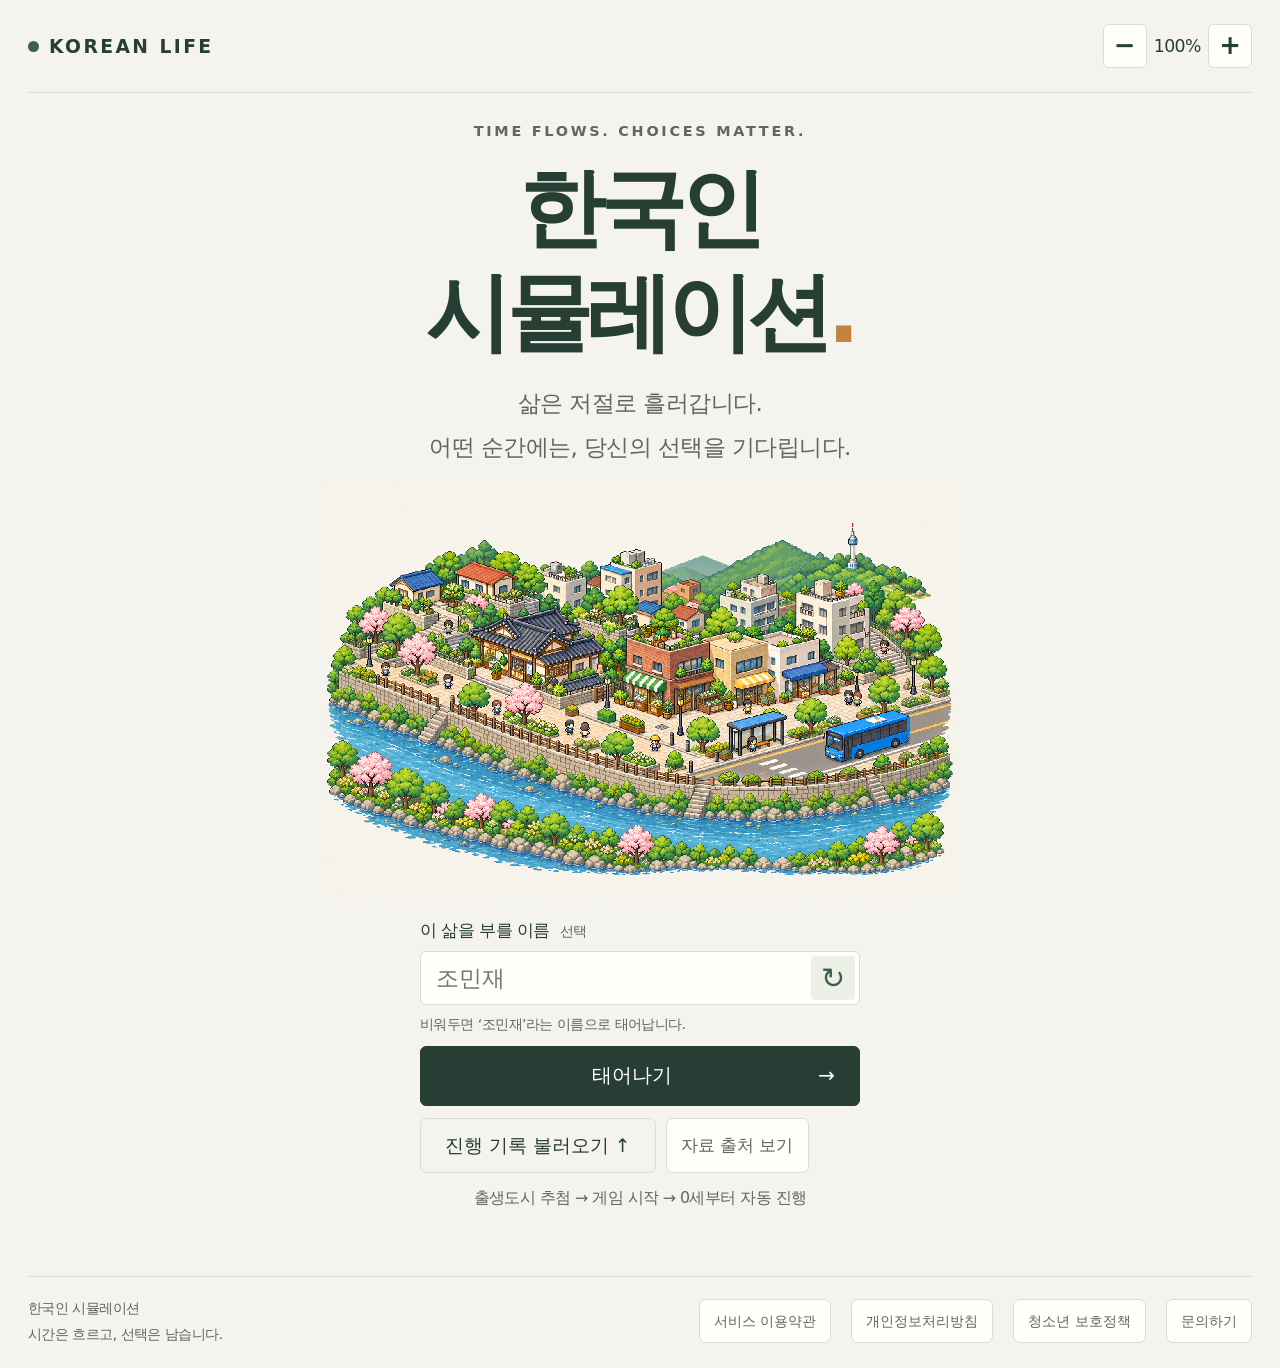
<file: site/index.html>
<!doctype html>
<html lang="ko"><head><meta charset="utf-8"><meta name="viewport" content="width=device-width,initial-scale=1,viewport-fit=cover"><meta name="theme-color" content="#f5f3ed"><meta name="description" content="시간은 흐르고, 선택은 삶을 바꿉니다. 한국에서 살아가는 자동 진행 인생 시뮬레이션."><title>한국인 시뮬레이션 · Korean Life</title><link rel="stylesheet" href="./style.css?v=news-20261024"><link rel="stylesheet" href="./text-size.css?v=news-20261024"><link rel="stylesheet" href="./life-scene.css?v=news-20261024"><link rel="stylesheet" href="./responsive.css?v=news-20261024"><link rel="stylesheet" href="./career-browser.css?v=news-20261024"><link rel="stylesheet" href="./employment-browser.css?v=news-20261024"><link rel="stylesheet" href="./life-tools.css?v=news-20261024"><link rel="stylesheet" href="./family.css?v=news-20261024"><link rel="stylesheet" href="./household.css?v=news-20261024"><link rel="stylesheet" href="./daily-layout.css?v=news-20261024"><link rel="stylesheet" href="./decision-dialog.css?v=news-20261024"><link rel="stylesheet" href="./economy-ui.css?v=news-20261024"><link rel="stylesheet" href="./save-transfer.css?v=news-20261024"><link rel="stylesheet" href="./formed-family.css?v=news-20261024"><link rel="stylesheet" href="./investment.css?v=news-20261024"><link rel="stylesheet" href="./mobile-dashboard.css?v=news-20261024"><link rel="stylesheet" href="./debt.css?v=news-20261024"><link rel="stylesheet" href="./ux-improvements.css?v=news-20261024"><link rel="stylesheet" href="./focused-life.css?v=news-20261024"><link rel="stylesheet" href="./choice-recommendations.css?v=news-20261024"><link rel="stylesheet" href="./history-digest.css?v=news-20261024"></head>
<body><header><a class="brand" href="./" aria-label="처음으로"><span class="brand-dot"></span>KOREAN LIFE</a><div id="text-size-controls"></div><button class="secondary header-action" id="careers" type="button" aria-haspopup="dialog" disabled>직업 찾아보기</button><button class="secondary header-action" id="about" type="button" aria-haspopup="dialog">서비스 안내</button></header>
<main><section id="asset-load-panel" class="asset-load-panel" role="status"><p id="asset-load-status" aria-live="polite">게임 자료를 준비하고 있습니다.</p><div class="asset-load-actions"><button id="asset-load-retry" class="secondary" type="button" hidden>실패한 자료 다시 받기</button><button id="asset-load-dismiss" class="quiet" type="button" hidden>게임 계속 보기</button></div></section><div id="progress-notices" tabindex="-1" aria-label="진행과 저장 안내"></div><section id="welcome" class="welcome"><div class="eyebrow">TIME FLOWS. CHOICES MATTER.</div><h1>한국인<br>시뮬레이션<span>.</span></h1><p class="intro">삶은 저절로 흘러갑니다.<br>어떤 순간에는, 당신의 선택을 기다립니다.</p><figure class="hero-illustration"><img src="./assets/korean-neighborhood-fullshot-v3.png" width="1536" height="1024" alt="한옥과 동네 가게, 아파트와 나무가 어우러진 강과 양쪽 강둑 전체가 보이는 가상 한국 동네의 도트 픽셀아트 풀샷" fetchpriority="high"></figure>
<div class="start-box"><label for="name">이 삶을 부를 이름 <span>선택</span></label><div class="name-entry"><input id="name" maxlength="16" placeholder="" autocomplete="off" aria-describedby="name-hint"><button class="name-shuffle" id="suggest-name" aria-label="무작위 한글 이름 다시 추천">↻</button></div><p class="name-hint" id="name-hint"></p><button id="edit-birth-name" class="quiet" type="button" hidden>이름 변경</button><div class="start-actions"><button class="primary" id="start" disabled>태어나기 <span>→</span></button><button class="secondary" id="resume" hidden>이전 삶 이어하기</button></div><div class="save-start-actions"><button id="import-save" type="button" class="secondary" aria-haspopup="dialog" disabled>진행 기록 불러오기 ↑</button><button id="sources-open" type="button" class="quiet" aria-haspopup="dialog">자료 출처 보기</button></div><p class="small">출생도시 추첨 → 게임 시작 → 0세부터 자동 진행</p></div></section>
<section id="birth" class="birth" hidden aria-busy="false" aria-label="출생도시 추첨">
<div class="city-stage"><div class="city-map-wrap"><svg id="city-map" viewBox="0 0 320 240" role="img" aria-labelledby="city-map-title"><title id="city-map-title">출생도시 행정구역 지도</title><image id="city-map-shape" x="0" y="0" width="320" height="240" preserveAspectRatio="xMidYMid meet"></image></svg></div><div class="city-label"><p id="birth-region" class="birth-region">대한민국 어딘가에서</p><h1 id="city-reel" aria-live="off">어디에서 태어날까요?</h1><span class="city-stage-caption" id="birth-name">당신의 첫 번째 주소</span><p class="birth-current-area" id="birth-current-area" hidden></p></div></div>
<div id="birth-result" hidden><div class="birth-stats"><div><span id="birth-probability-label">추첨 확률 · 평균 조출생률 기준</span><strong id="birth-probability"></strong></div><div><span id="birth-weight-label">평균 조출생률 · 주민 1,000명당</span><strong id="birth-population"></strong></div></div>
<div class="birth-details"><div class="birth-details-top"><h2>이 도시를 알아보면</h2></div><p id="birth-features" class="birth-feature-copy"></p></div>
<details class="birth-method"><summary><span id="birth-source-date"></span> · 확률 계산과 집계 기준</summary><p id="birth-method"></p><p>2025년 통계 구역을 사용합니다. 특별·광역시는 구·군 단위, 일반 도는 시·군 단위이며 세종은 1곳, 제주는 행정시 2곳입니다. 인천은 기존 중구·동구·서구를 포함합니다.</p></details>
<button class="primary begin-life" id="begin-life" disabled>게임 시작 <span>→</span></button></div><div class="birth-actions"><button id="birth-redraw" class="quiet" type="button" disabled>다시 추첨하기</button><button id="birth-back" class="quiet birth-back" type="button">시작 화면으로 돌아가기</button></div></section>
<section id="game" hidden>
<div class="clockbar" id="clockbar"><div class="clock-state"><span class="live-dot" id="live-dot"></span><strong id="clock-status">삶이 흐르는 중</strong><button id="clock-help" type="button" class="secondary" hidden></button></div><div class="clock-actions"><button id="pause" class="control">Ⅱ 일시정지</button><div class="speed-group" role="group" aria-label="진행 속도"><button class="speed" data-speed="1" aria-pressed="true">x1</button><button class="speed" data-speed="2" aria-pressed="false">x2</button><button class="speed" data-speed="5" aria-pressed="false">x5</button></div><button id="next" class="control next" type="button">다음 갈림길까지 →</button></div></div>
<div class="journey-meta"><span id="chapter"></span><span id="progress-label"></span></div><div class="progress"><div id="progress"></div></div>
<div class="focused-toolbar"><button id="current-life-task" class="primary" type="button" hidden></button><button id="life-manage-open" class="secondary" type="button" aria-haspopup="dialog">삶 관리</button><button id="all-records-open" class="quiet" type="button" aria-haspopup="dialog">전체 기록</button></div><aside id="milestone-guide" class="milestone-guide" hidden><p id="guide-copy"></p><button id="guide-dismiss" class="quiet" type="button" aria-label="안내 접기">알겠어요</button></aside><div id="injury-care-reminder" class="decision-reminder" hidden><span>부상 대응을 선택할 때까지 시간은 멈춰 있어요.</span><button id="injury-care-reopen" class="secondary" type="button" aria-haspopup="dialog" aria-controls="injury-care-dialog" aria-expanded="false">부상 대응 다시 열기 ›</button></div><div id="decision-reminder" class="decision-reminder" hidden><span>선택할 때까지 시간은 멈춰 있어요.</span><button id="decision-reopen" class="secondary" type="button" aria-haspopup="dialog" aria-controls="decision-dialog" aria-expanded="false">갈림길 다시 열기 ›</button></div><div class="game-grid game-layout"><section class="focused-current"><aside class="profile" aria-label="인물 정보"><div class="profile-identity"><div class="person-heading"><h2 id="person"></h2><span id="person-gender" class="person-gender"></span></div><p id="origin"></p><div class="age"><strong id="age">0</strong><div><b>세</b><span id="month">0개월</span></div></div></div>
<section id="profile-details" class="profile-details" data-default-open="false"><button id="profile-details-toggle" class="profile-details-toggle" type="button" aria-expanded="false" aria-controls="profile-details-content"><span>상태 및 수치 보기</span><span class="details-chevron" aria-hidden="true">⌄</span></button><div id="profile-details-content" class="profile-details-content" hidden><ul id="status-tags"></ul><dl class="life-context"><div><dt>직업</dt><dd id="job"></dd><small id="employment"></small></div><div><dt>현재 거주지</dt><dd id="residence"></dd><small id="housing"></small></div><div><dt>학업</dt><dd><ul id="education"></ul></dd></div></dl>
<ul class="small" id="labor-summary"></ul><p class="small" id="seed"></p><div class="profile-actions"><button class="quiet" id="restart">시작 화면</button><button class="quiet" id="quick-download">진행 기록 저장 ↓</button><button class="quiet" id="game-import-save" type="button" aria-haspopup="dialog" disabled>기록 불러오기·백업 ↑</button></div></div></section></aside><section class="daily-life-panel" aria-label="지금의 일상과 삶의 초점"><section id="life-scene" aria-label="지금 삶의 도트 장면"></section><div class="daily-stats" tabindex="0" role="group" aria-label="건강 만족 배움 관계"><div><span id="health-label">건강</span><strong id="health"></strong><meter id="health-meter" aria-labelledby="health-label" min="0" max="100"></meter></div><div><span id="joy-label">만족</span><strong id="joy"></strong><meter id="joy-meter" aria-labelledby="joy-label" min="0" max="100"></meter></div><div><span id="learn-label">배움</span><strong id="learn"></strong><meter id="learn-meter" aria-labelledby="learn-label" min="0" max="100"></meter></div><div><span id="bond-label">관계</span><strong id="bond"></strong><meter id="bond-meter" aria-labelledby="bond-label" min="0" max="100"></meter></div></div><section class="cash-glance" aria-label="내 소지금"><div><span>내 소지금</span><strong id="personal-cash"></strong><small id="cash-month-change"></small></div><button id="cash-details-open" class="quiet" type="button" aria-haspopup="dialog">내역 보기 ›</button></section><section class="focus-panel"><details id="focus-options"><summary><span>삶의 초점 · <strong id="current-focus-label">균형</strong></span><span class="focus-change-label">변경</span></summary><div class="focus-group" role="group" aria-label="삶의 초점" aria-describedby="focus-description"><button data-focus="balance" aria-pressed="true">균형</button><button data-focus="learning" aria-pressed="false">배움</button><button data-focus="career" aria-pressed="false">일과 성장</button><button data-focus="health" aria-pressed="false">건강</button><button data-focus="relationships" aria-pressed="false">사람들</button></div></details><p id="focus-description" hidden></p><ul id="focus-effects" class="focus-effects" aria-live="polite"></ul></section><section id="home-settings" class="home-settings" hidden><h3>집</h3><p id="home-settings-text" class="small"></p><div id="home-settings-options" class="lifestyle-options" role="group" aria-label="집"></div></section><section id="lifestyle-settings" class="lifestyle-settings" hidden><h3>생활 수준</h3><p id="lifestyle-settings-text" class="small"></p><div id="lifestyle-settings-options" class="lifestyle-options" role="group" aria-label="생활 수준"></div></section><section id="health-status-panel" class="health-status-panel" hidden><h3>몸 상태</h3><dl id="health-status-facts" class="finance-facts"></dl><div id="injury-automation-settings" class="injury-automation-settings" hidden></div><details id="health-history"><summary>부상·회복 기록</summary><ol id="health-history-list" class="health-history-list"></ol></details></section></section></section>
<section id="change-card" class="change-card" hidden><span class="eyebrow">나의 선택이 남긴 변화</span><ul id="changes"></ul></section>

<aside class="recent-panel" aria-labelledby="recent-title"><h3 id="recent-title">최근 소식</h3><ol id="recent-important" tabindex="0" aria-label="최근 소식 목록, 휠이나 화살표로 넘겨 보기"></ol><p id="recent-empty" class="small">새로운 일상이 시작되고 있어요.</p></aside>
</div><dialog id="life-manager" class="focused-dialog" aria-labelledby="manager-title"><div class="dialog-top"><h2 id="manager-title" tabindex="-1">삶 관리</h2><button id="manager-close" class="dialog-close" type="button" aria-label="삶 관리 닫기">×</button></div><div class="manager-body"><nav class="manager-tabs" role="tablist" aria-label="관리 분류"><button id="manager-tab-learning" data-manager-group="learning" role="tab" aria-controls="manager-panel-learning" type="button">학업·일</button><button id="manager-tab-living" data-manager-group="living" role="tab" aria-controls="manager-panel-living" type="button">생활</button><button id="manager-tab-family" data-manager-group="family" role="tab" aria-controls="manager-panel-family" type="button">가족</button><button id="manager-tab-assets" data-manager-group="assets" role="tab" aria-controls="manager-panel-assets" type="button">재산</button></nav><section id="manager-panel-learning" data-manager-panel="learning" class="manager-panel" role="tabpanel" aria-labelledby="manager-tab-learning"></section><section id="manager-panel-living" data-manager-panel="living" class="manager-panel" role="tabpanel" aria-labelledby="manager-tab-living"></section><section id="manager-panel-family" data-manager-panel="family" class="manager-panel" role="tabpanel" aria-labelledby="manager-tab-family"></section><section id="manager-panel-assets" data-manager-panel="assets" class="manager-panel" role="tabpanel" aria-labelledby="manager-tab-assets"></section><div id="manager-help"></div><details class="manager-person"><summary>내 상태 자세히 보기</summary><div id="manager-profile"></div></details><details class="manager-record-menu"><summary>기록·저장</summary><div id="manager-save-actions"></div><button id="manager-records-open" class="secondary" type="button">돈의 기록 보기 ›</button></details><details id="life-actions" class="action-drawer" hidden><summary>선택 메뉴 <span id="life-actions-hint">학업 · 가족 · 취미 · 일</span></summary><div class="life-actionbar" role="group" aria-label="일과 능력에 관한 선택"><span class="life-action-label">삶의 선택</span><button id="education-manage" class="quiet" type="button" aria-haspopup="dialog" disabled>학업 관리 ›</button><button class="primary life-action-button" id="employment-open" type="button" aria-haspopup="dialog" disabled>취업·이직</button><button class="secondary life-action-button" id="training-open" type="button" aria-haspopup="dialog" disabled>자격·능력 훈련</button><button id="formed-family-open" type="button" class="secondary life-action-button" aria-haspopup="dialog">결혼·자녀</button><button id="family-open" class="control" type="button" aria-haspopup="dialog">가족 정보</button><button id="spending-open" class="secondary life-action-button" type="button" aria-haspopup="dialog" disabled>돈쓰기</button><button id="hobbies-open" class="secondary life-action-button" type="button" aria-haspopup="dialog" disabled>취미활동</button><button id="military-info-open" class="secondary life-action-button" type="button" aria-haspopup="dialog" hidden>복무 정보</button></div><details id="future-actions" class="future-actions"><summary>앞으로의 선택</summary><ul id="future-actions-list"></ul></details></details><section id="later-life-card" class="decision-recommendation" hidden></section></div></dialog><dialog id="records-dialog" class="focused-dialog records-dialog" aria-labelledby="records-title"><div class="dialog-top"><h2 id="records-title" tabindex="-1">삶의 기록</h2><button id="records-close" class="dialog-close" type="button" aria-label="삶의 기록 닫기">×</button></div><aside class="history-rail" aria-label="생활과 돈의 기록"><section class="timeline-panel" id="timeline-panel" aria-labelledby="timeline-title" tabindex="0"><div class="panel-title"><h3 id="timeline-title">흘러온 시간</h3><span id="history-count"></span></div><ol id="life-feed" class="life-feed"></ol><button class="secondary more" id="more-history" type="button" hidden>이전 기록 더 보기 ↓</button></section><section class="finance-panel" id="finance-panel" aria-labelledby="finance-title" tabindex="0"><div class="panel-title"><h3 id="finance-title">돈의 기록</h3><span id="money-history-count"></span></div><dl id="finance-overview" class="finance-facts"><div><dt>내 소지금</dt><dd id="cash-wallet"></dd></div><div><dt><button id="property-open-title" class="finance-asset-link" type="button" data-investment-tab="property" aria-haspopup="dialog">부동산</button></dt><dd><button id="property-wallet" class="finance-asset-link" type="button" data-investment-tab="property" aria-haspopup="dialog"></button></dd></div><div><dt><button id="investment-open-title" class="finance-asset-link" type="button" data-investment-tab="stock" aria-haspopup="dialog">투자 (주식·펀드)</button></dt><dd><button id="investment-wallet" class="finance-asset-link" type="button" data-investment-tab="stock" aria-haspopup="dialog"></button></dd></div><div><dt>대출금</dt><dd><button id="debt-balance" class="finance-asset-link" type="button" aria-haspopup="dialog" aria-label="대출금 확인 및 상환"></button></dd></div><div><dt>세후 연봉</dt><dd id="income"></dd></div><div><dt>생활비</dt><dd id="living-cost"></dd></div></dl><ol id="money-feed" class="life-feed"></ol><button class="secondary more" id="more-money-history" type="button" hidden>이전 돈 기록 더 보기 ↓</button></section></aside></dialog></section>
<section id="ending" class="ending" hidden><figure class="ending-illustration"><img src="./assets/korean-neighborhood-fullshot-v3.png" width="1536" height="1024" alt="강과 양쪽 강둑 전체가 보이는 한국 동네 도트 픽셀아트 풀샷" loading="lazy"></figure><div class="eyebrow">A LIFE, IN YOUR OWN WORDS</div><p class="ending-age" id="ending-age">삶을 돌아보며</p><h1 id="ending-title"></h1><p id="ending-text"></p><div id="ending-metrics" class="ending-metrics"></div><p id="ending-cause" class="ending-cause" hidden></p><section id="ending-health-panel" class="ending-health-panel" hidden><h3>부상·회복 기록</h3><ol id="ending-health-history" class="health-history-list"></ol><section id="ending-service-settlement" hidden><h4>군복무 적금 정산</h4><dl id="ending-service-settlement-facts" class="finance-facts"></dl></section></section><div id="tags" class="tags"></div><div class="ending-actions"><button id="ending-family-open" class="secondary" type="button" aria-haspopup="dialog">가족 정보</button><button class="primary" id="again">다른 삶 살아보기 →</button><button class="secondary" id="download">나의 이야기 저장 ↓</button><button class="secondary" id="ending-import-save" type="button" aria-haspopup="dialog" disabled>기록 불러오기·백업 ↑</button></div><details class="timeline"><summary>한평생의 기록 펼치기</summary><p id="ending-history-count" class="small"></p><ol id="ending-history"></ol><button id="ending-more-history" class="secondary" type="button" hidden>이전 기록 더 보기 ↓</button></details></section><p id="message" role="status" class="message"></p></main>
<footer><div class="footer-brand"><span>한국인 시뮬레이션</span><span>시간은 흐르고, 선택은 남습니다.</span></div><nav class="footer-policies" aria-label="하단 서비스 정책"><button class="quiet" id="footer-terms" data-policy="terms">서비스 이용약관</button><button class="quiet" id="footer-privacy" data-policy="privacy">개인정보처리방침</button><button class="quiet" id="footer-youth" data-policy="youth">청소년 보호정책</button><button class="quiet" id="footer-contact" data-policy="contact">문의하기</button></nav></footer>
<dialog id="sources-dialog" class="life-tools-dialog" aria-labelledby="sources-title"><div class="dialog-top"><h2 id="sources-title" tabindex="-1">자료 출처와 게임 가정</h2><button id="sources-close" class="dialog-close" type="button" aria-label="자료 출처 닫기">×</button></div><div class="life-tool-body"><p class="small">게임에 쓰인 공개 자료와, 실제 통계가 아닌 게임 설정을 모았습니다.</p><div id="sources-body"></div></div></dialog><dialog id="military-info" class="life-tools-dialog" aria-labelledby="military-info-title"><div class="dialog-top"><h2 id="military-info-title" tabindex="-1">복무 정보</h2><button id="military-info-close" class="dialog-close" type="button" aria-label="복무 정보 닫기">×</button></div><div class="life-tool-body"><section id="military-career-summary" hidden><h3>현재 복무 상태</h3><dl id="military-career-facts" class="finance-facts"></dl></section><p id="military-provided-note" class="small" hidden>복무 중 숙식 제공</p><section id="military-pay-summary" class="military-savings" hidden><h4>군 복무 월급</h4><dl id="military-pay-facts" class="finance-facts"></dl><section id="military-payment" hidden><h5>최근 지급 명세</h5><dl id="military-payment-facts" class="finance-facts"></dl></section></section><section id="military-savings-summary" class="military-savings" hidden><h4>군복무 적금</h4><dl id="military-account-facts" class="finance-facts"></dl><section id="military-settlement" hidden><h5 id="military-settlement-title">전역 정산 내역</h5><dl id="military-settlement-facts" class="finance-facts"></dl></section></section></div><section id="service-review-panel" hidden></section></dialog>
<dialog id="decision-dialog" class="decision-dialog" aria-modal="true" aria-labelledby="event-title" aria-describedby="event-text"><div class="decision-dialog-top"><span>삶의 갈림길</span><button id="decision-fold" type="button" class="secondary">− 잠시 접고 게임 보기</button></div><section class="story-card" id="story-card"><div class="card-meta"><span class="card-number" id="card-number"></span><span class="card-state" id="card-state"></span></div><h2 id="event-title" tabindex="-1"></h2><p id="event-text"></p><div id="choices"></div><p id="decision-error" role="alert"></p><div class="flow-note" id="flow-note"><span class="flow-line"></span><span id="flow-copy">다음 계절로 이어지고 있습니다.</span></div></section></dialog>
<dialog id="info" aria-labelledby="policy-title"><div class="dialog-top"><h2 id="policy-title" tabindex="-1">서비스 이용약관</h2><button class="dialog-close" id="close-info" aria-label="팝업 닫기">×</button></div><nav class="policy-tabs" aria-label="서비스 정책"><button data-policy="terms" aria-pressed="true">이용약관</button><button data-policy="privacy" aria-pressed="false">개인정보</button><button data-policy="youth" aria-pressed="false">청소년 보호</button><button data-policy="contact" aria-pressed="false">문의하기</button></nav><div class="policy-content"><div id="policy-copy"></div><section id="terms-appendix"><p>이 게임은 실제 공개 자료와 별도로 만든 가상 규칙을 함께 사용합니다. 사람의 인생을 통계로 판정하거나 성공 순위를 매기지 않습니다.</p><h3>현재 실제 자료가 쓰이는 곳</h3><ul id="source-list"></ul><p id="birth-definition"></p><h3>게임을 위해 정한 값</h3><p>가구 배경, 자동 사건의 빈도, 진학·직업·이사 경로, 소득·생활비·돌봄 비용, 건강·관계 점수와 생활 초점의 효과는 모두 게임용 가정입니다. 시간은 월 단위로 흐르며 중요한 갈림길에서 멈춥니다. 새 삶은 나이대에 진입할 때 국내 생명표의 연간 사망확률 평균으로 가상 사망 여부를 한 번 추첨합니다. 사망 또는 사용자 요청으로 정한 120세 게임 상한에서 마칩니다. 과거 저장 기록은 기존 종료 규칙을 유지합니다. 성별·입영 자격·학교 합격 확률·구체적 질병·개인의 실제 수명·세금·연금을 판정하지 않습니다.</p><p>등록금은 공개 연간 평균과 전공별 게임 배율을 적용해 재학 중 매월 반영합니다. 학업 기간은 경로별 48개월 또는 72개월이며, 복무·학비 준비 휴학 중에는 학업과 납부를 멈춥니다. 장학금·물가 변화는 반영하지 않습니다. 복무 경로는 대상자라는 게임 가정입니다.</p><h3>지도와 삽화</h3><ul id="map-source-list"></ul><p>화면의 동네 삽화는 AI로 생성한 도트 픽셀아트의 가상 풍경입니다. 진행 장면의 캐릭터·복장과 대표 배경은 나이·활동·거주지에 맞춰 바뀌는 연출이며 실제 인물·도시 사진을 뜻하지 않습니다. 출생도시의 실제 사진을 뜻하지 않습니다.</p><p class="small" id="data-version"></p><section aria-labelledby="runtime-status-title"><h3 id="runtime-status-title">공개 자료 갱신</h3><dl id="runtime-update-facts" class="finance-facts"></dl></section></section><section id="contact-actions" hidden><div class="contact-card"><span>운영자</span><strong id="contact-operator"></strong><span>문의 이메일</span><strong id="contact-email"></strong></div><p id="contact-channel-note"></p><a id="contact-mail" class="primary contact-mail" hidden>이메일로 문의하기 ›</a><label class="contact-template-label" for="contact-template">문의 양식</label><textarea id="contact-template" readonly rows="7" aria-describedby="contact-status"></textarea><button class="secondary" id="copy-contact">문의 양식 복사</button><p id="contact-status" class="small" role="status"></p></section></div></dialog>
<dialog id="injury-care-dialog" class="decision-dialog" aria-modal="true" aria-labelledby="injury-care-title" aria-describedby="injury-care-description"><div class="decision-dialog-top"><span>부상 대응</span><button id="injury-care-fold" type="button" class="secondary">− 잠시 접고 게임 보기</button></div><section class="story-card"><h2 id="injury-care-title" tabindex="-1">몸을 돌볼 시간</h2><p id="injury-care-description"></p><div id="injury-care-choices"></div><p id="injury-care-error" role="alert"></p></section></dialog><script type="module" src="./app.mjs?v=news-20261024"></script></body></html>
</file>
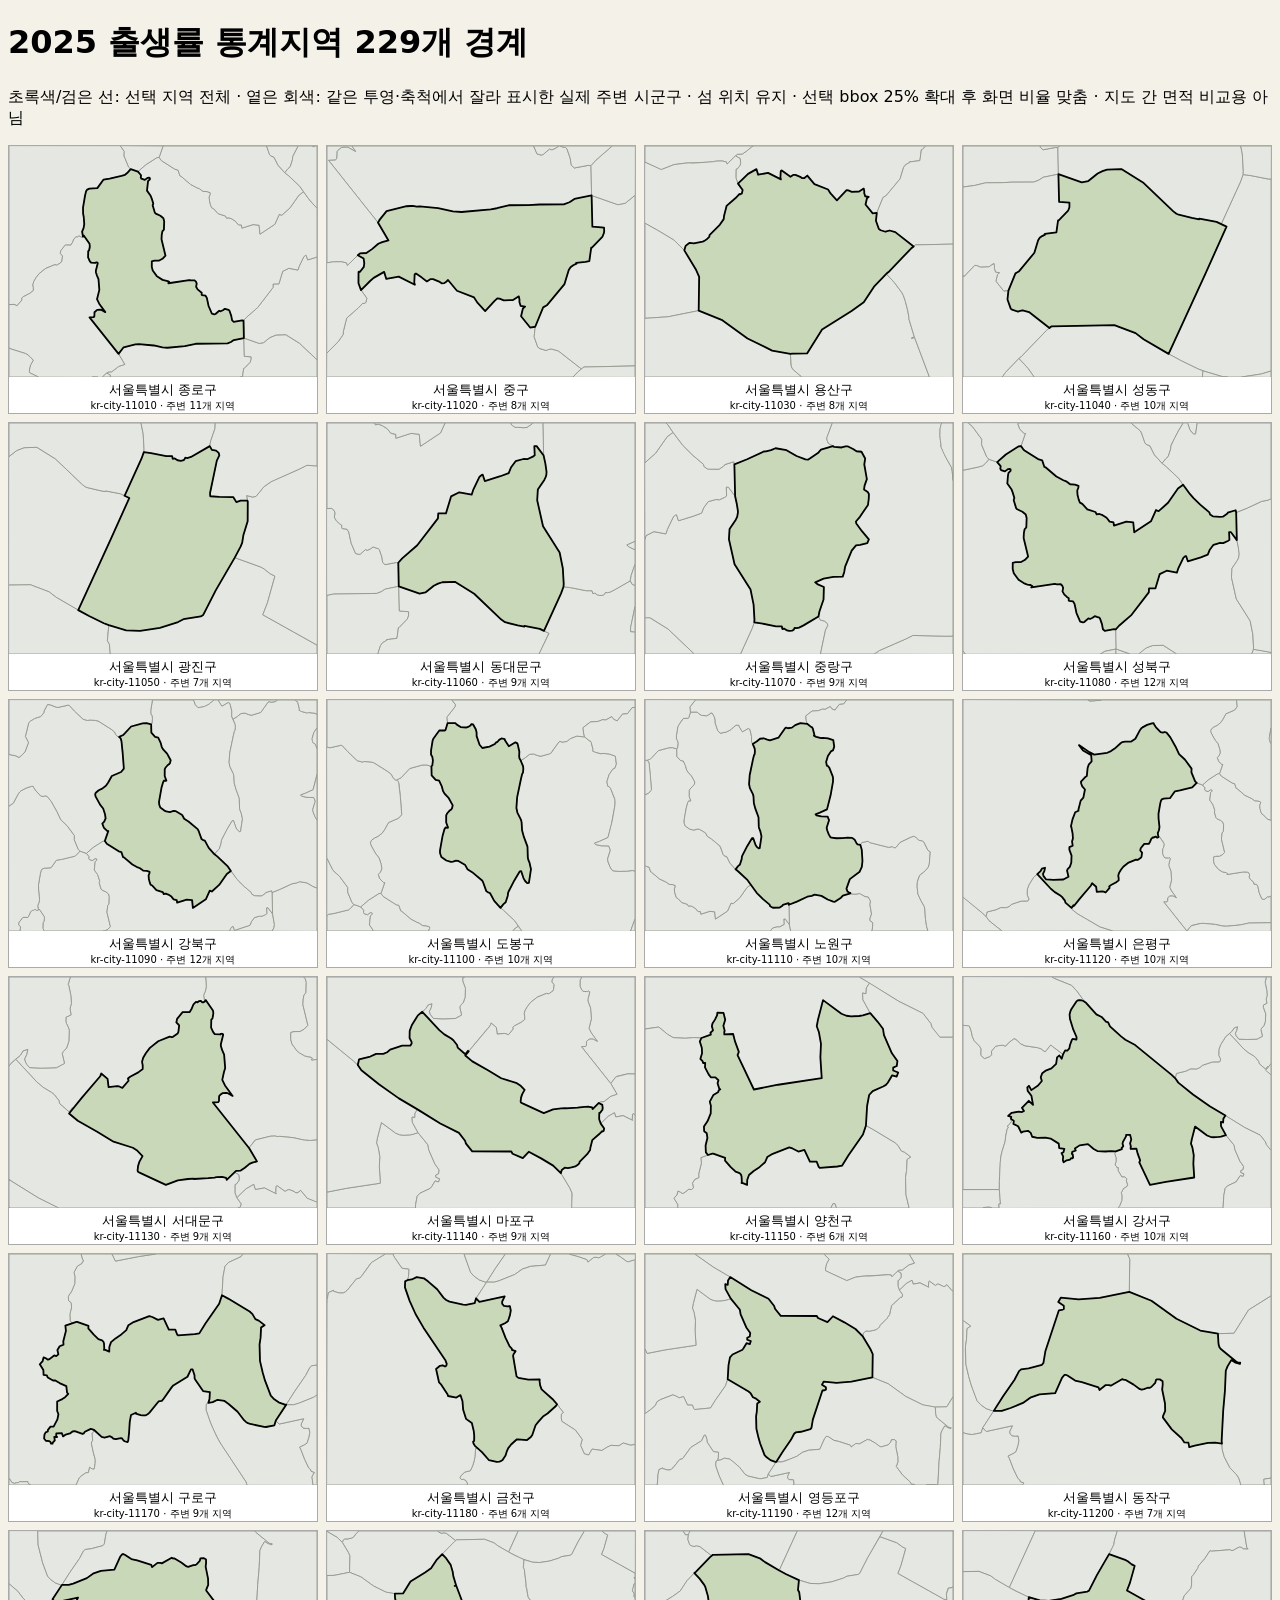
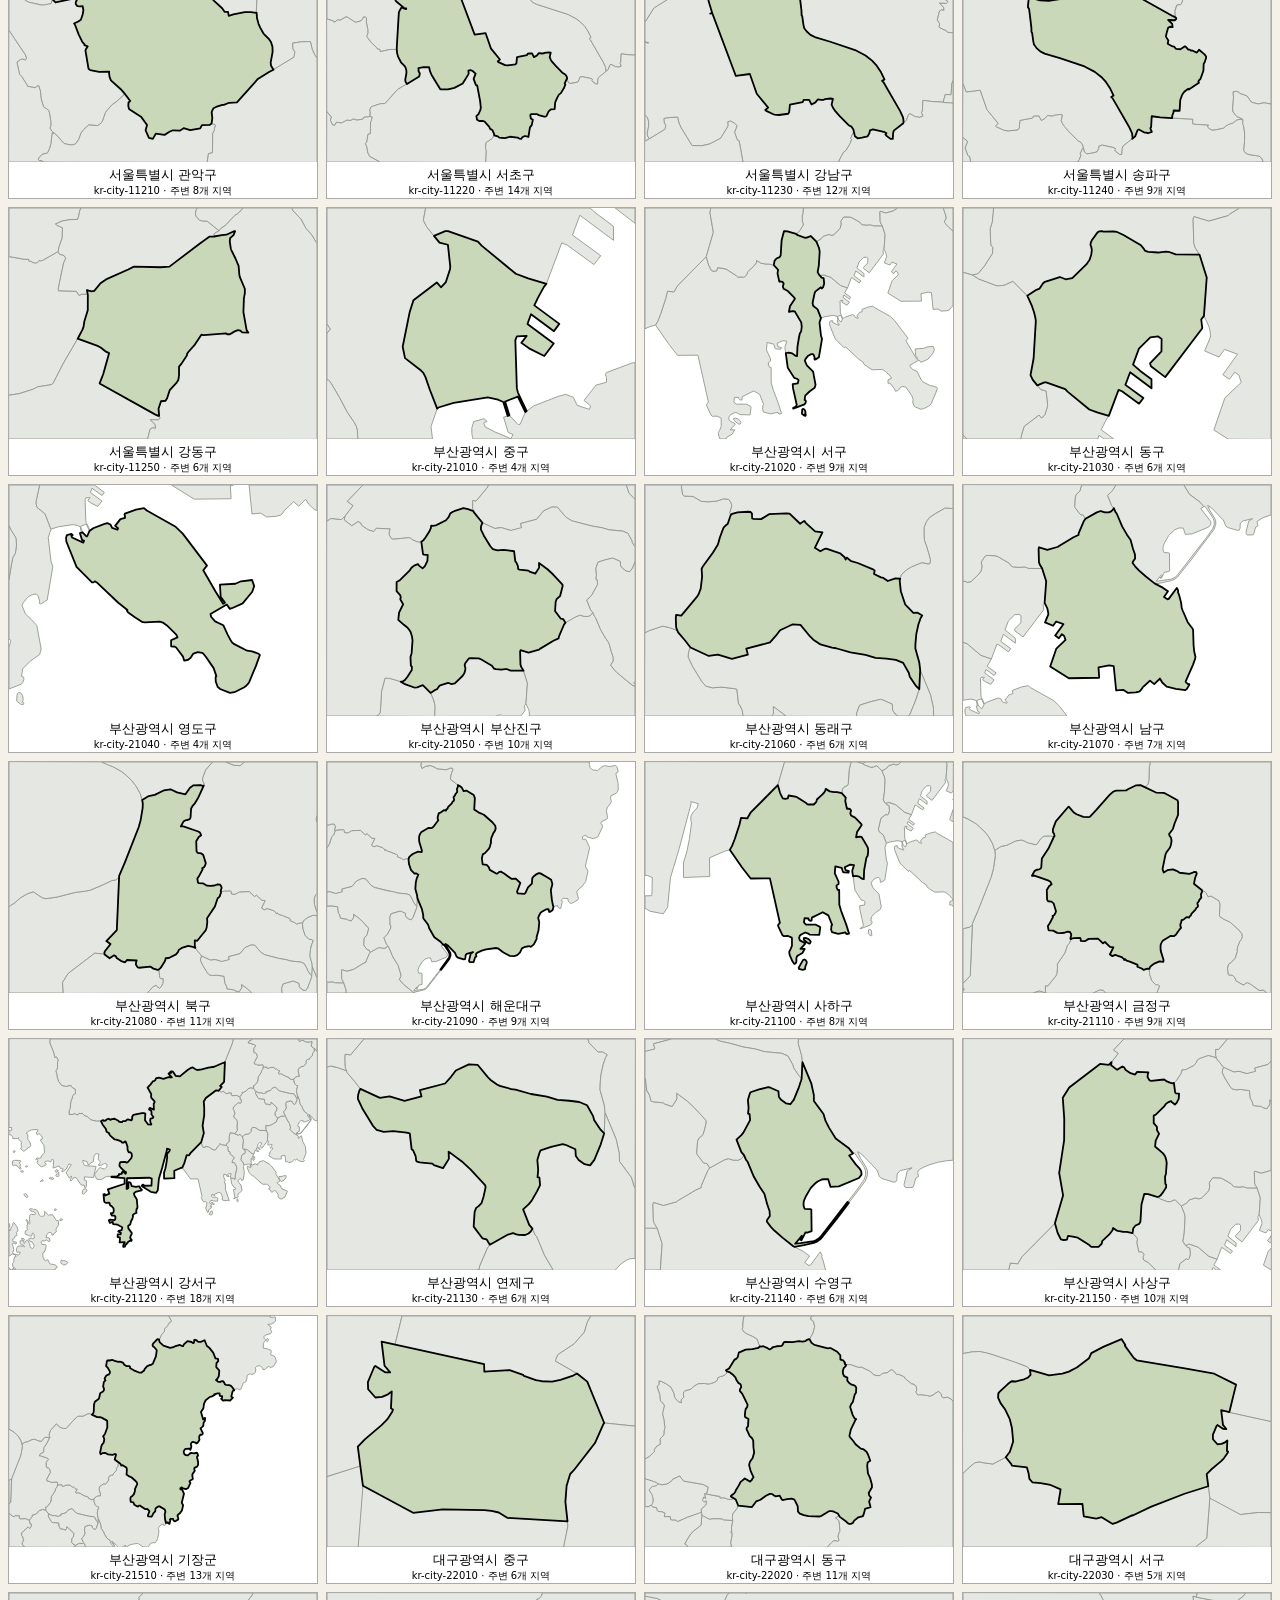
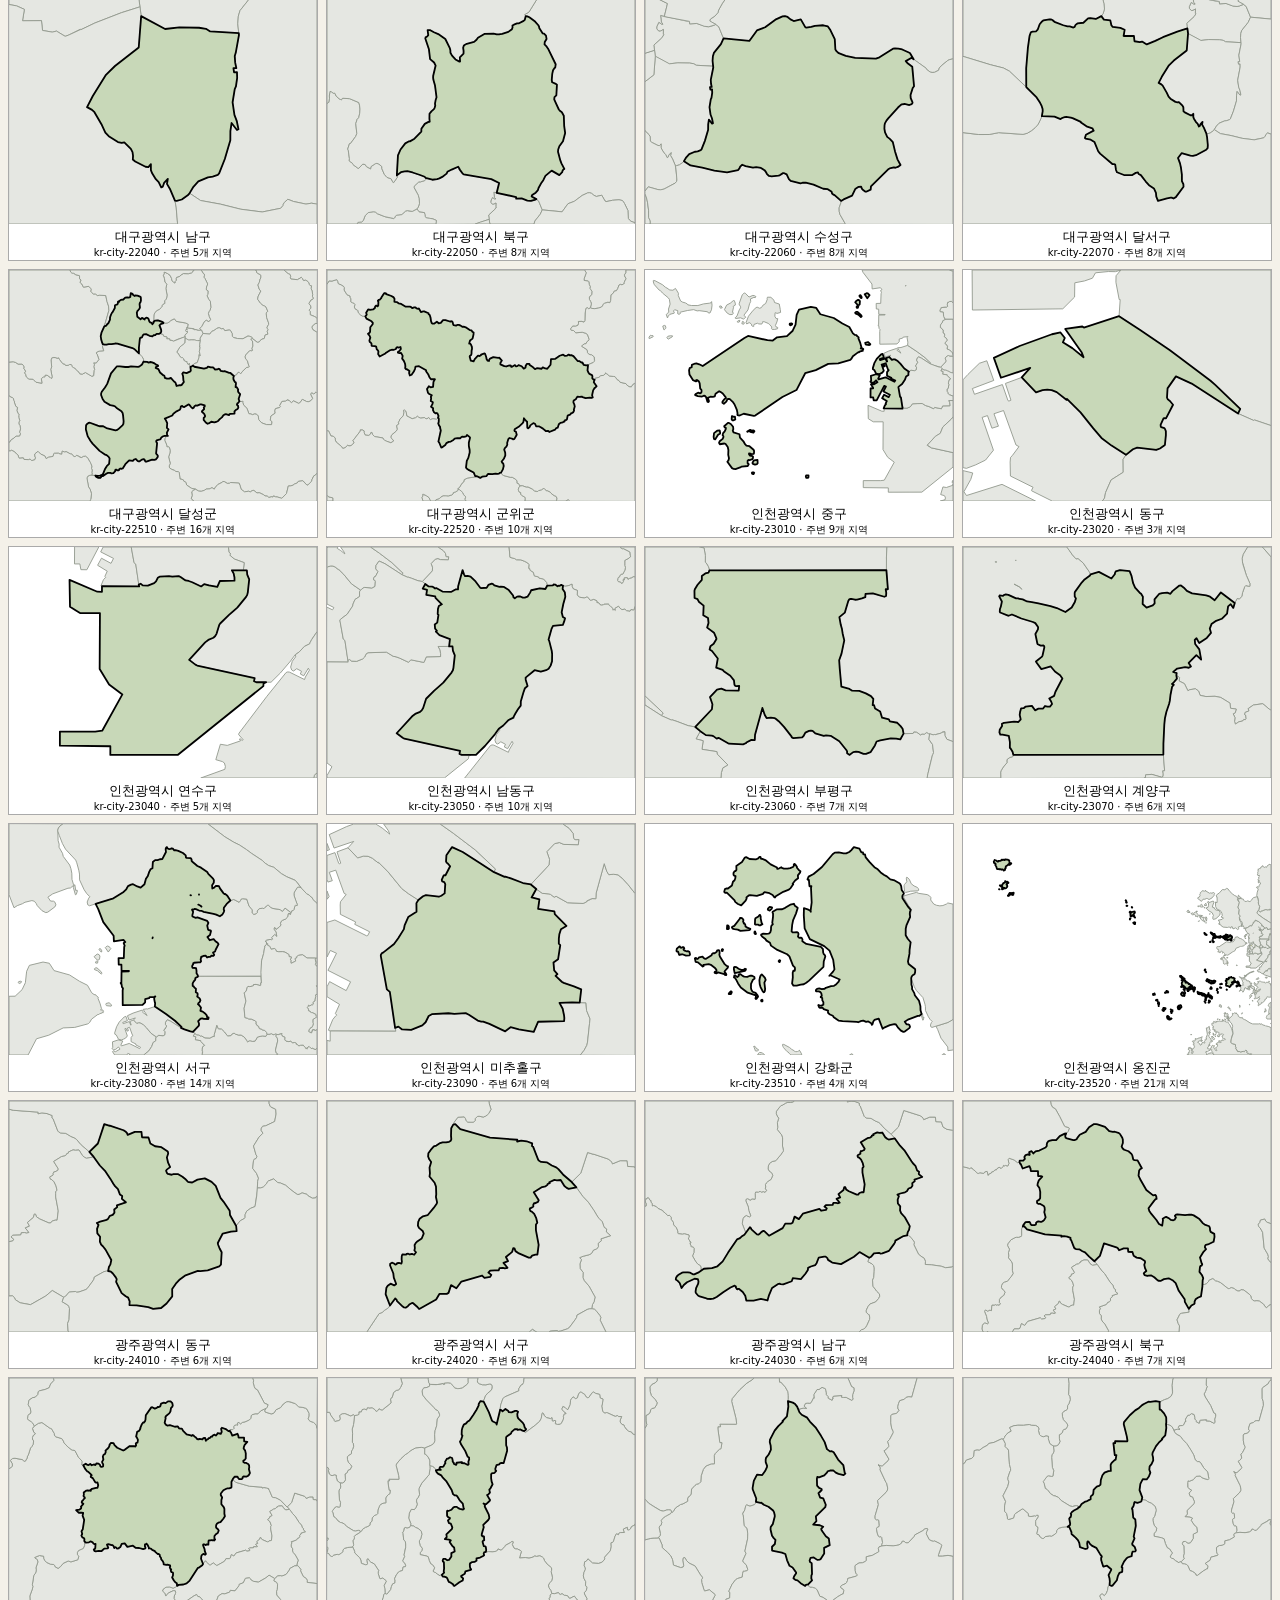
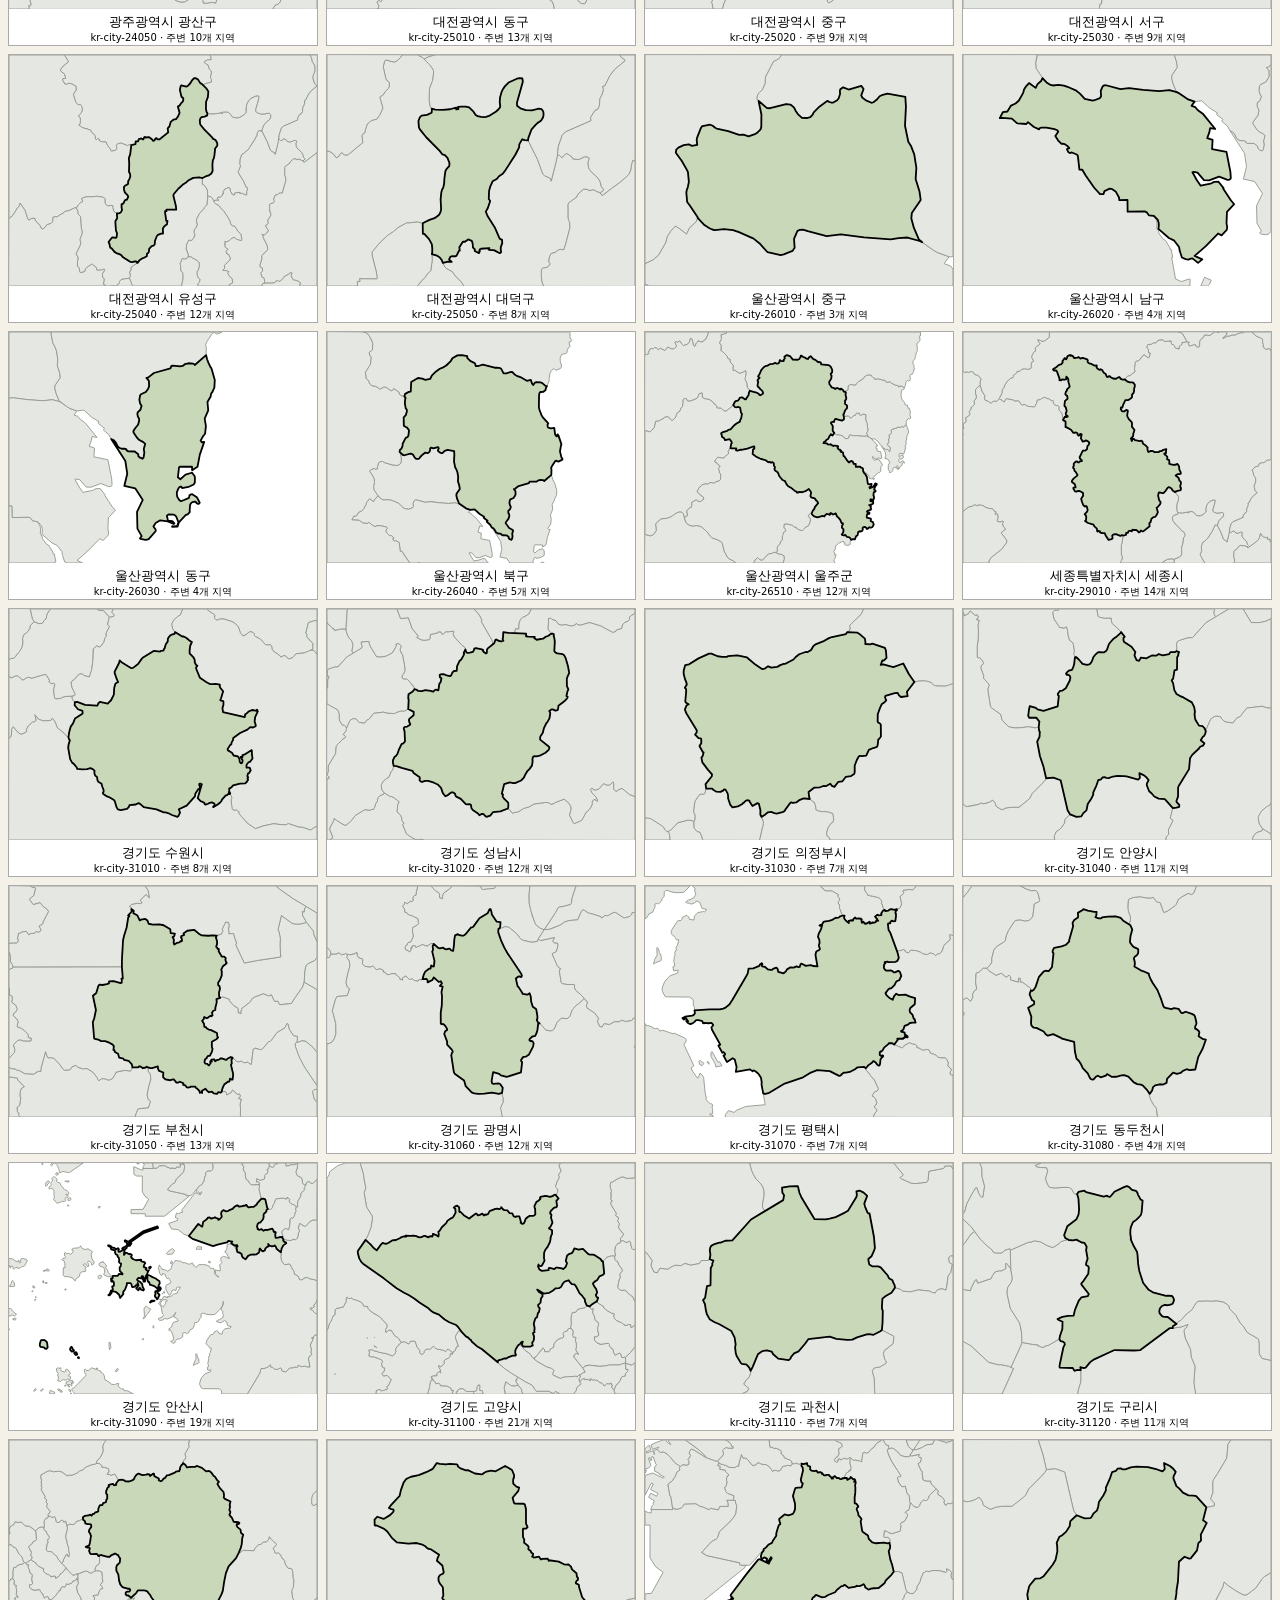
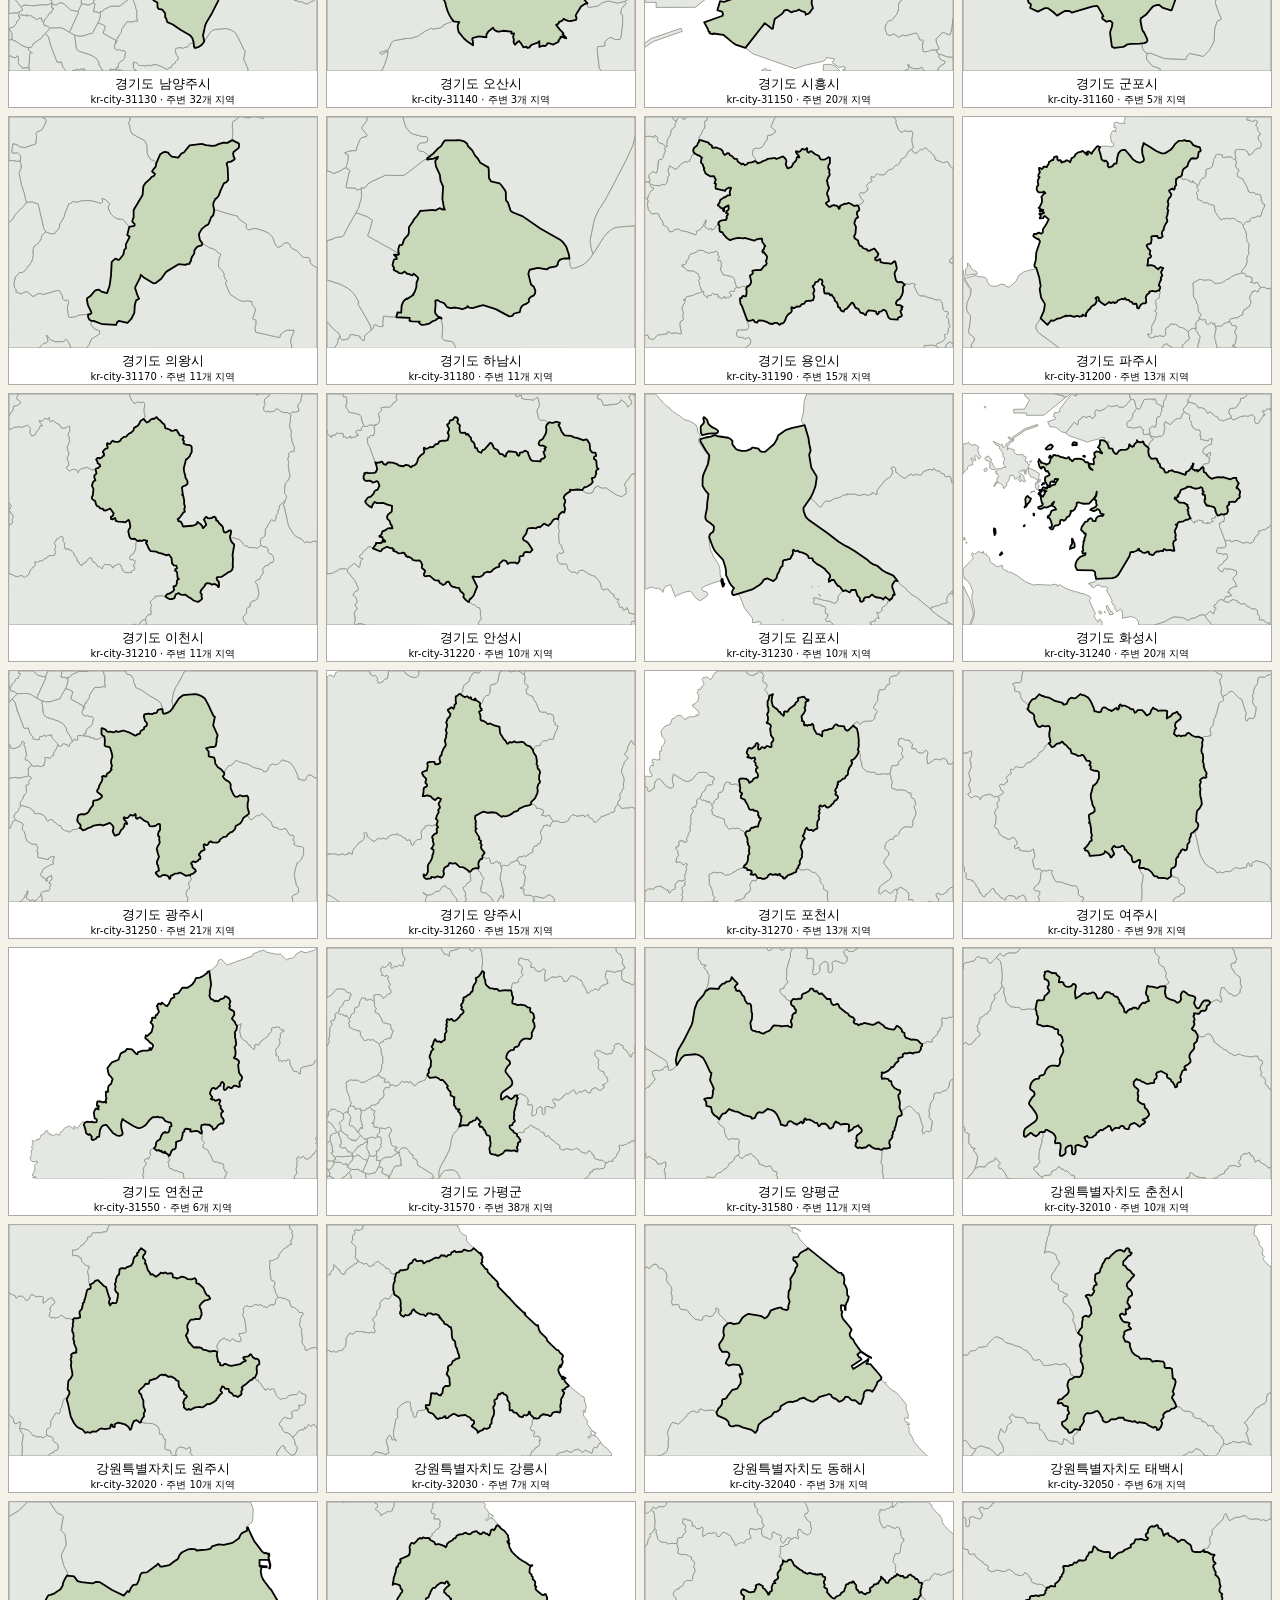
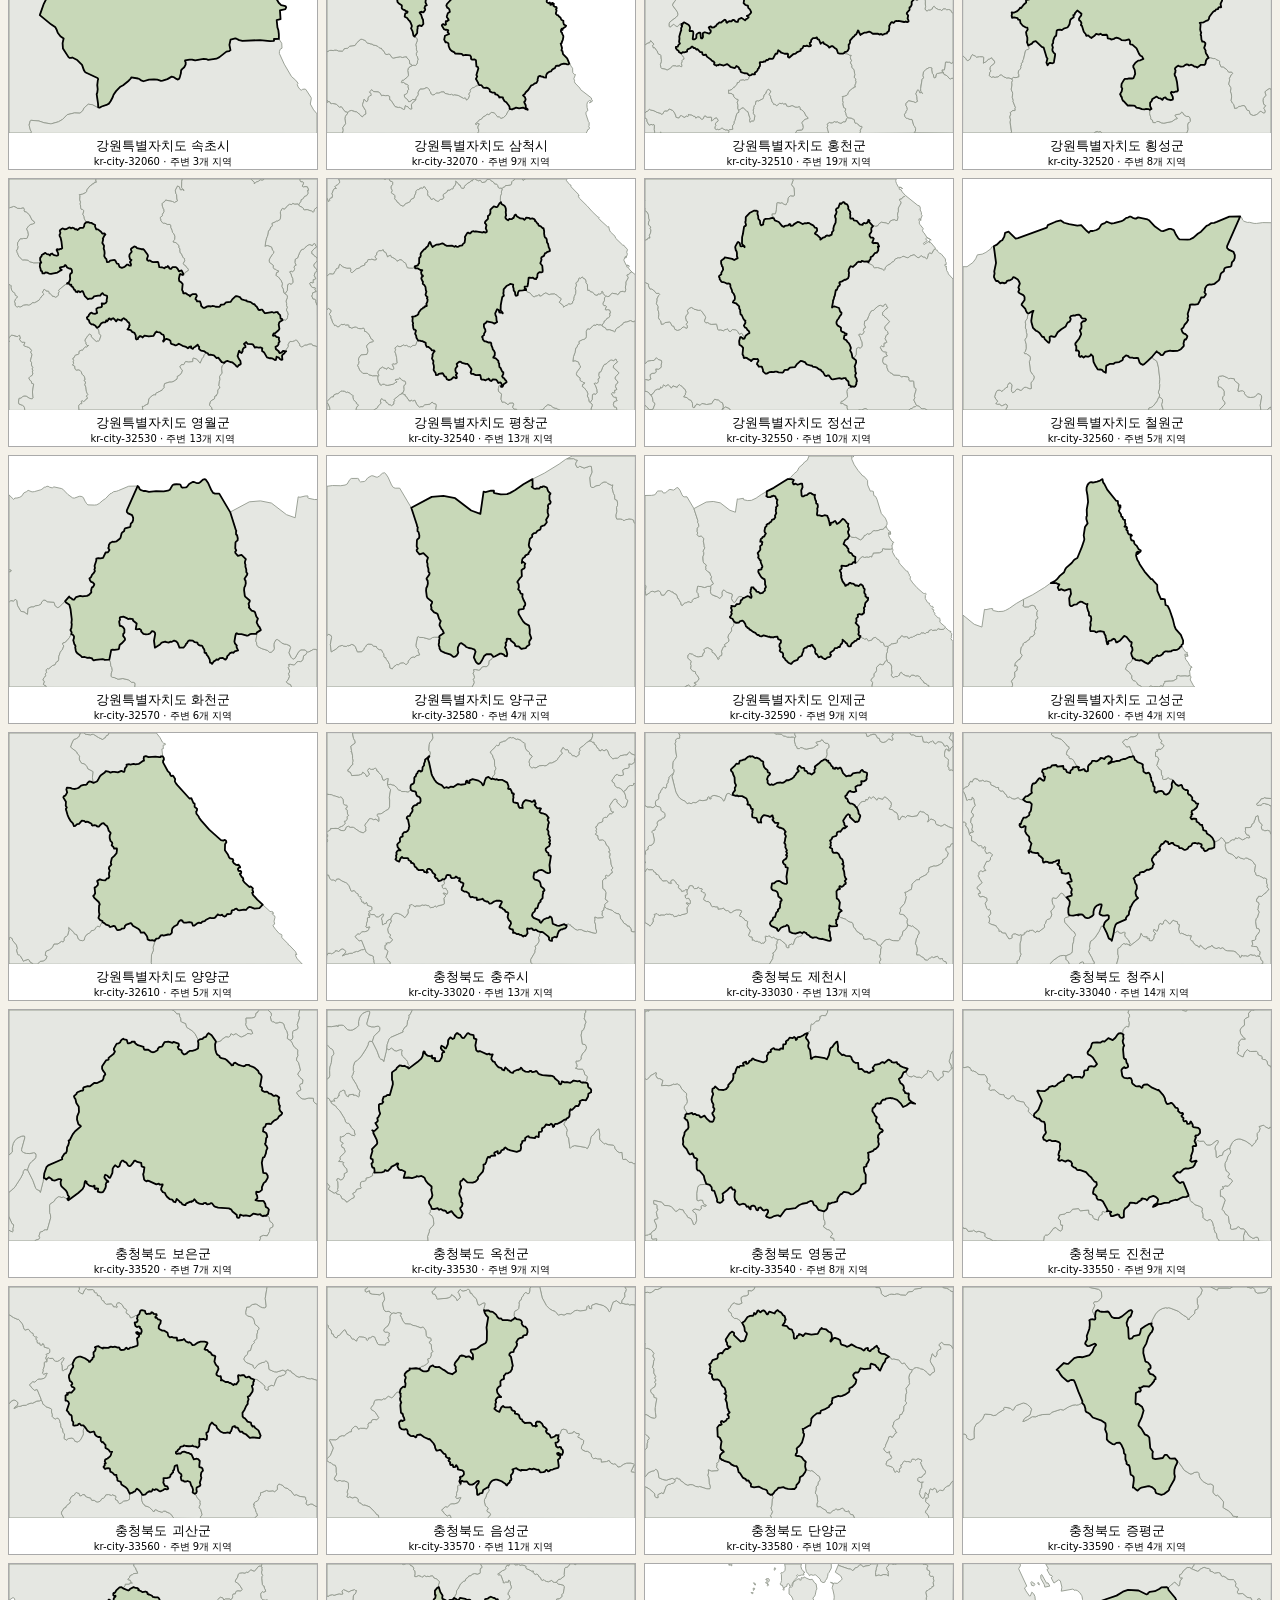
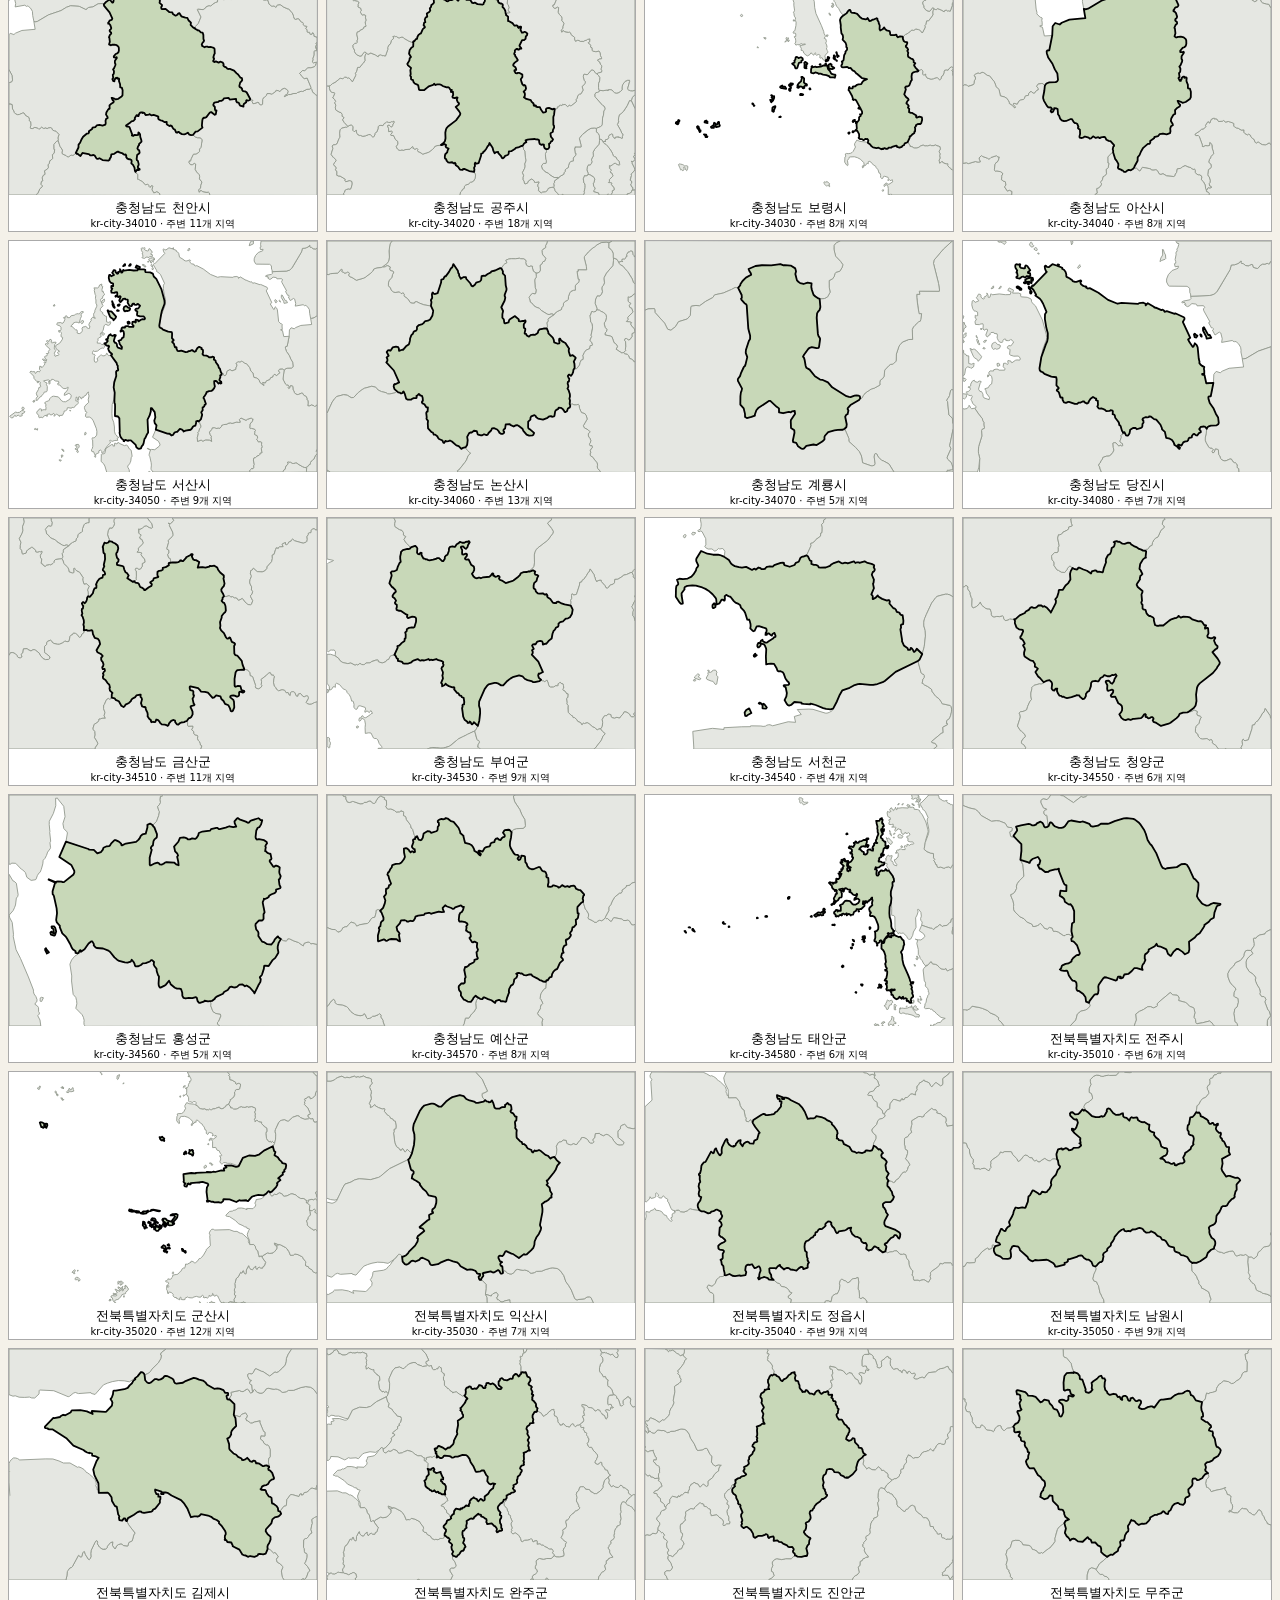
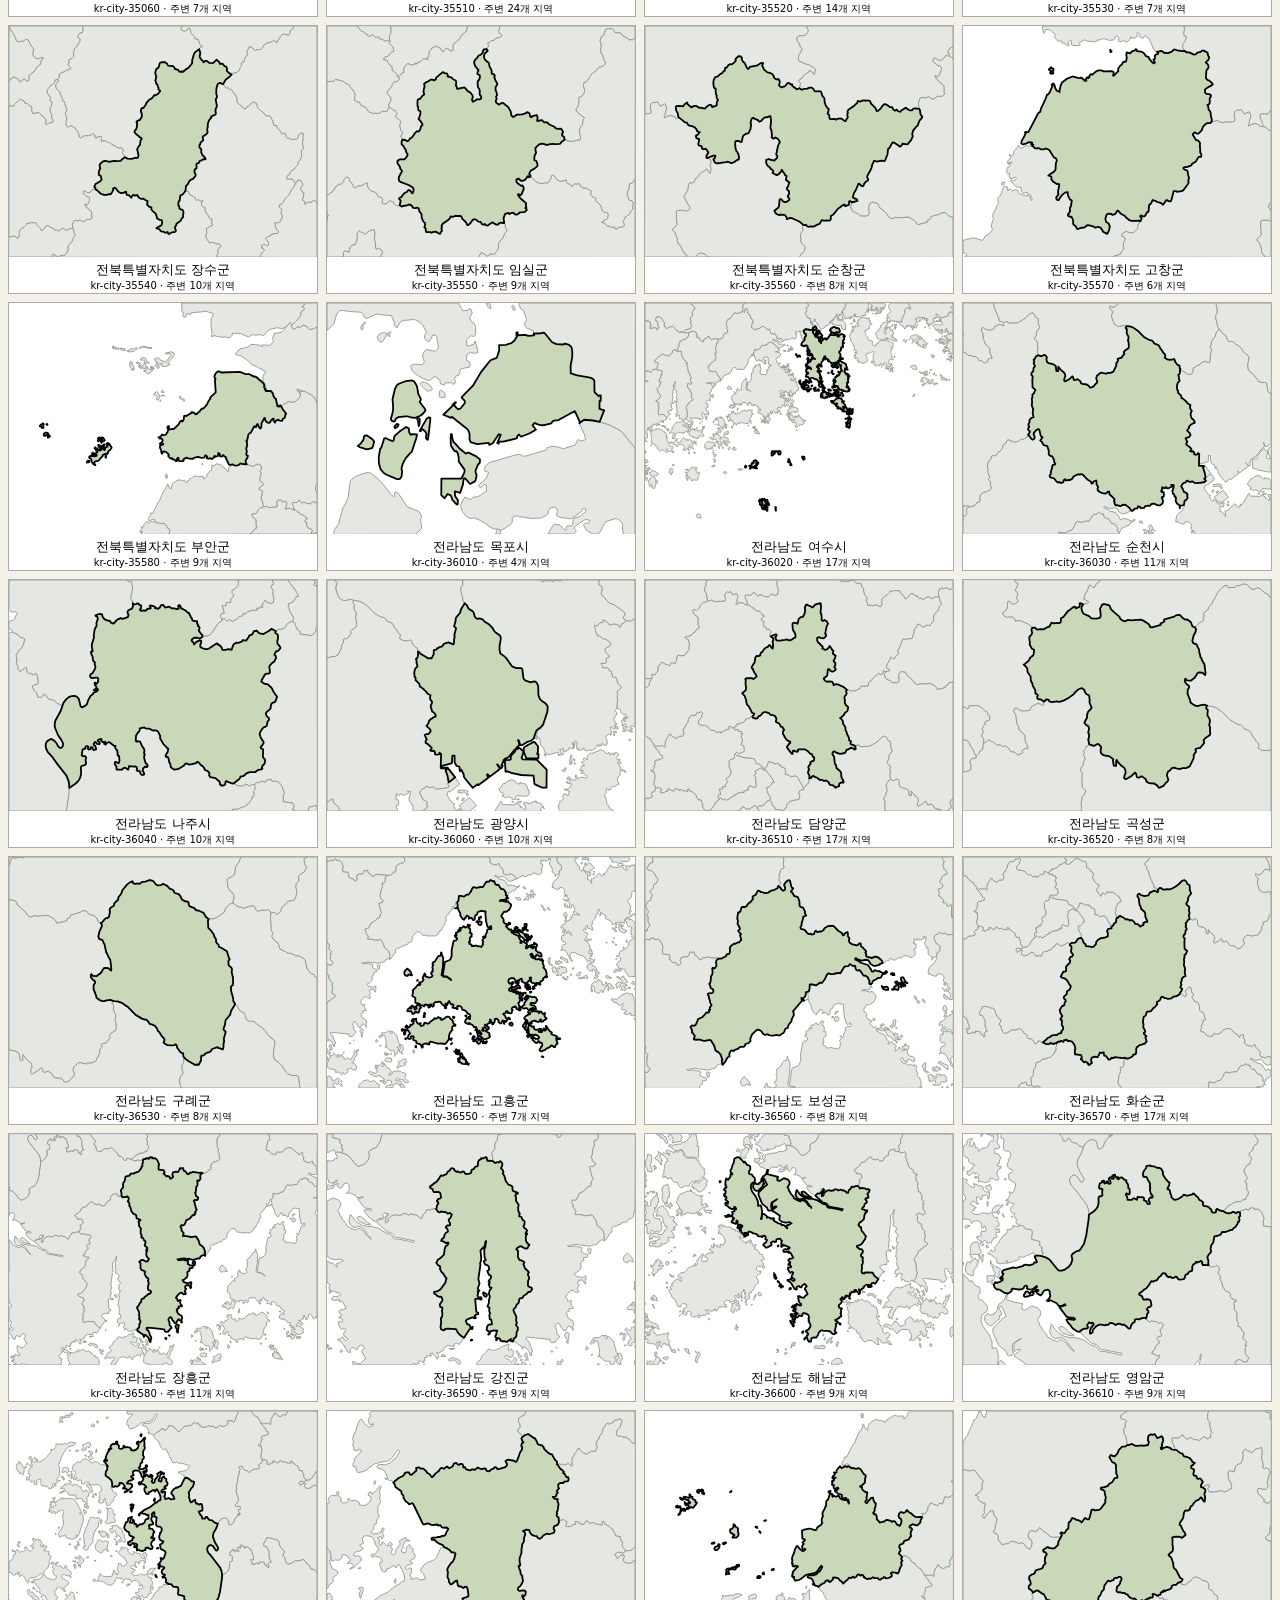
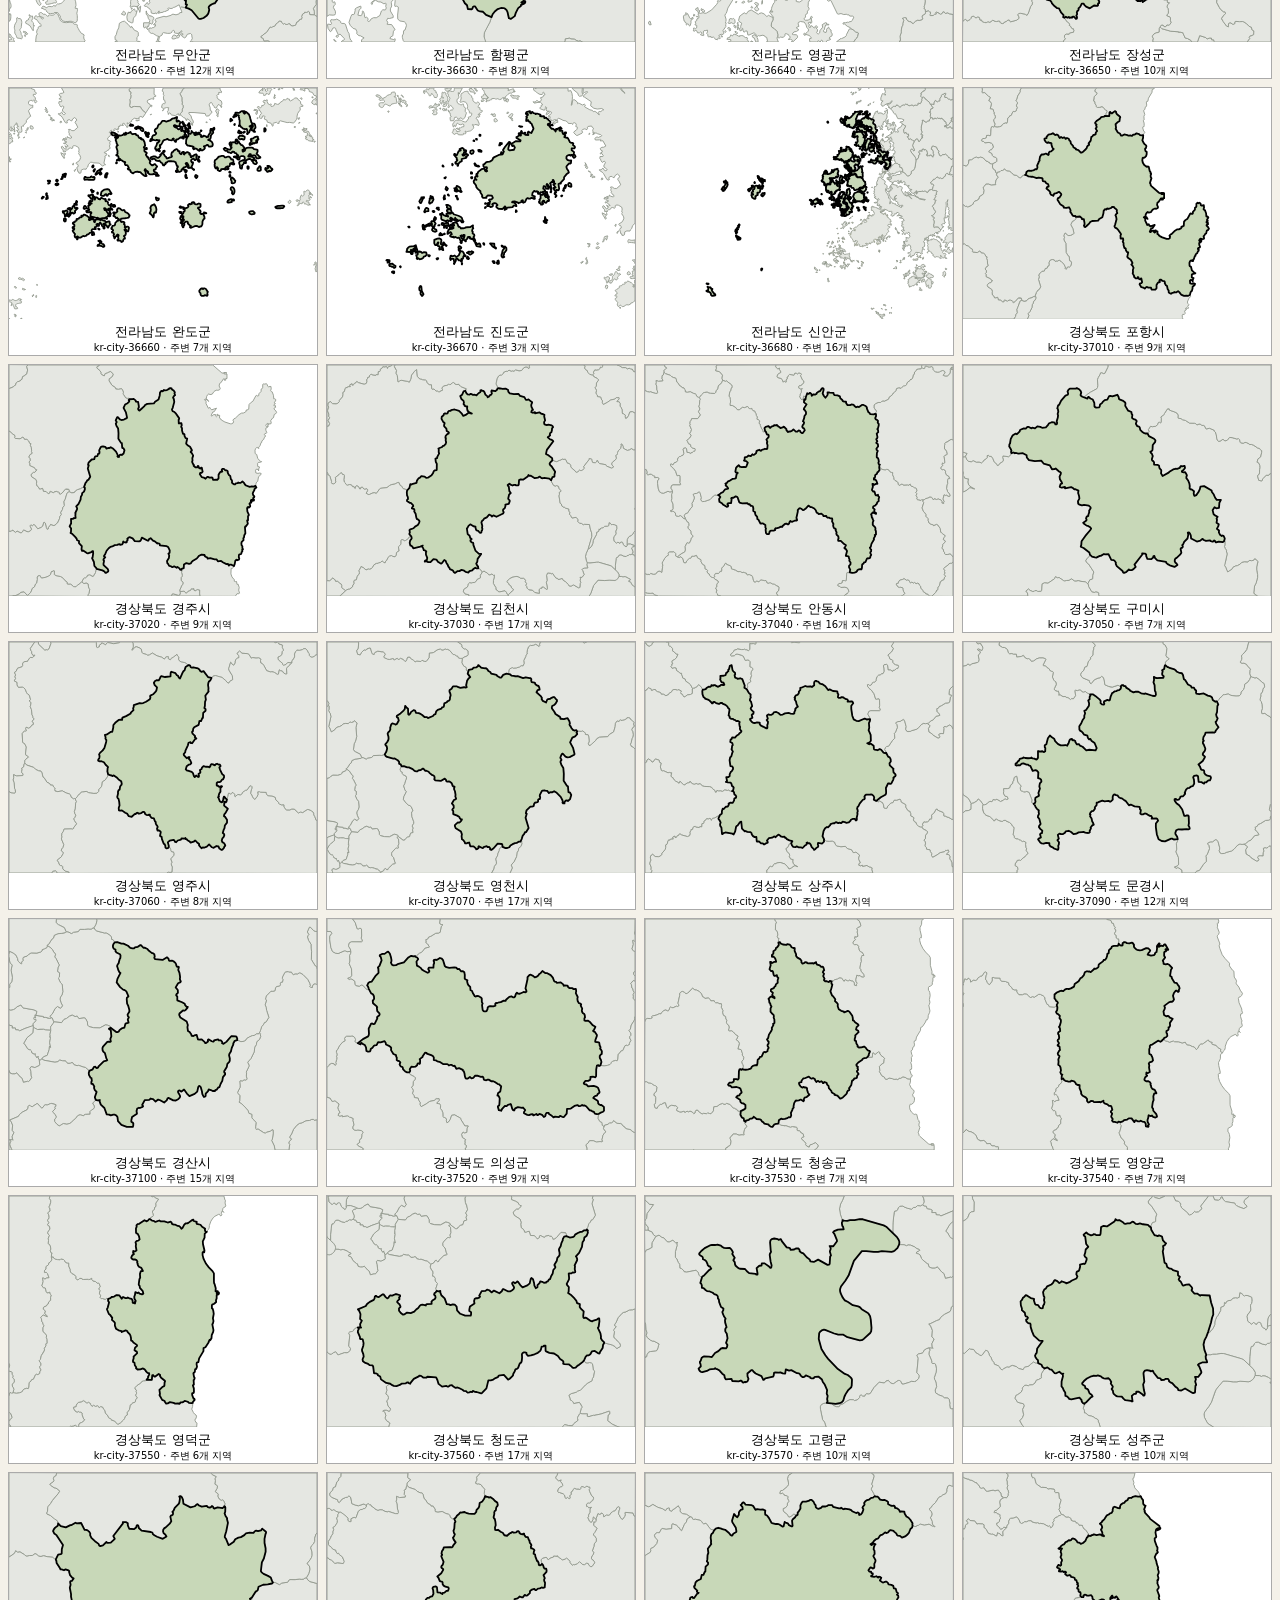
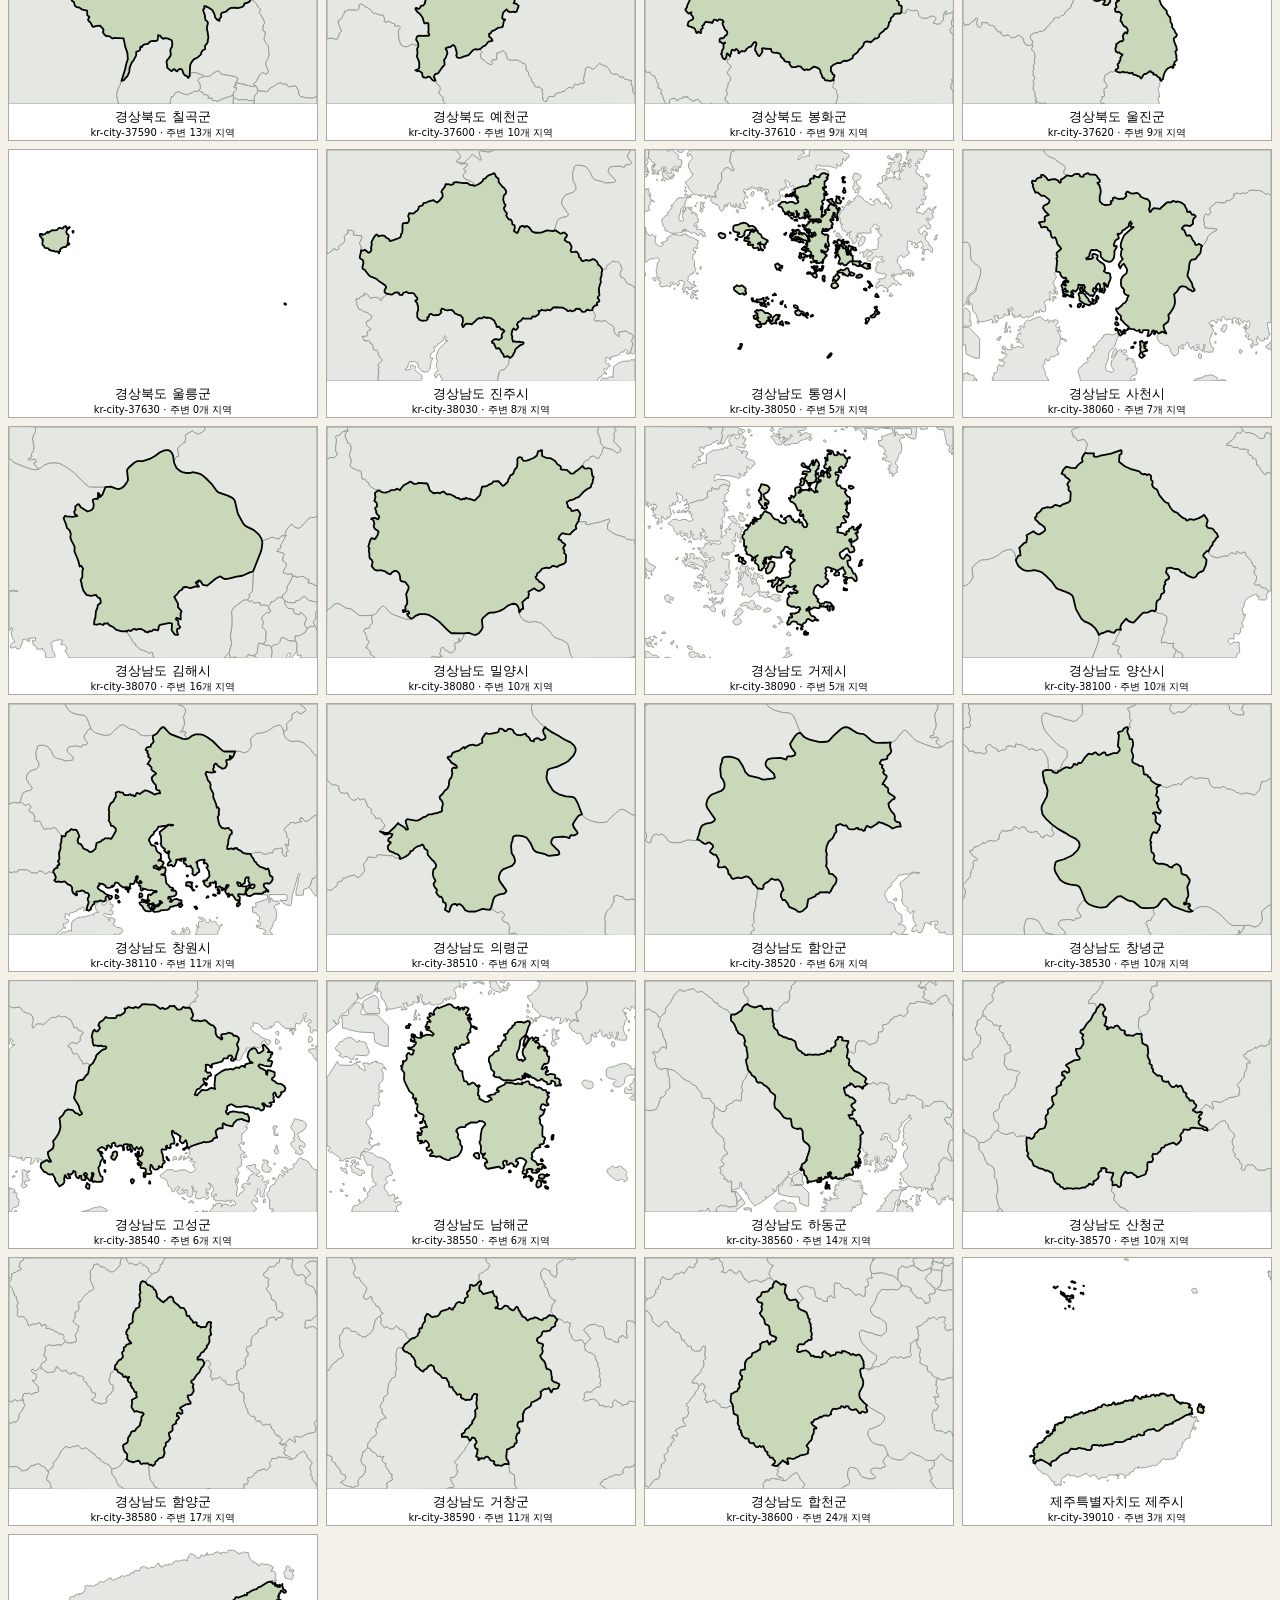
<file: site/city-map-gallery.html>
<!doctype html><html lang="ko"><meta charset="utf-8"><title>229개 통계지역과 주변 경계 검수</title><style>body{font-family:system-ui;background:#f4f1e9}main{display:grid;grid-template-columns:repeat(auto-fit,minmax(260px,1fr));gap:8px}figure{margin:0;background:white;border:1px solid #aaa}svg{width:100%;aspect-ratio:4/3}figcaption{text-align:center;font-size:13px}small{display:block;font-size:10px}</style><h1>2025 출생률 통계지역 229개 경계</h1><p>초록색/검은 선: 선택 지역 전체 · 옅은 회색: 같은 투영·축척에서 잘라 표시한 실제 주변 시군구 · 섬 위치 유지 · 선택 bbox 25% 확대 후 화면 비율 맞춤 · 지도 간 면적 비교용 아님</p><main><figure><svg viewBox="0 0 320 240" role="img" aria-label="서울특별시 종로구 2025 통계지역과 주변 경계"><use href="assets/city-maps.svg#kr-city-11010"/></svg><figcaption>서울특별시 종로구<small>kr-city-11010 · 주변 11개 지역</small></figcaption></figure><figure><svg viewBox="0 0 320 240" role="img" aria-label="서울특별시 중구 2025 통계지역과 주변 경계"><use href="assets/city-maps.svg#kr-city-11020"/></svg><figcaption>서울특별시 중구<small>kr-city-11020 · 주변 8개 지역</small></figcaption></figure><figure><svg viewBox="0 0 320 240" role="img" aria-label="서울특별시 용산구 2025 통계지역과 주변 경계"><use href="assets/city-maps.svg#kr-city-11030"/></svg><figcaption>서울특별시 용산구<small>kr-city-11030 · 주변 8개 지역</small></figcaption></figure><figure><svg viewBox="0 0 320 240" role="img" aria-label="서울특별시 성동구 2025 통계지역과 주변 경계"><use href="assets/city-maps.svg#kr-city-11040"/></svg><figcaption>서울특별시 성동구<small>kr-city-11040 · 주변 10개 지역</small></figcaption></figure><figure><svg viewBox="0 0 320 240" role="img" aria-label="서울특별시 광진구 2025 통계지역과 주변 경계"><use href="assets/city-maps.svg#kr-city-11050"/></svg><figcaption>서울특별시 광진구<small>kr-city-11050 · 주변 7개 지역</small></figcaption></figure><figure><svg viewBox="0 0 320 240" role="img" aria-label="서울특별시 동대문구 2025 통계지역과 주변 경계"><use href="assets/city-maps.svg#kr-city-11060"/></svg><figcaption>서울특별시 동대문구<small>kr-city-11060 · 주변 9개 지역</small></figcaption></figure><figure><svg viewBox="0 0 320 240" role="img" aria-label="서울특별시 중랑구 2025 통계지역과 주변 경계"><use href="assets/city-maps.svg#kr-city-11070"/></svg><figcaption>서울특별시 중랑구<small>kr-city-11070 · 주변 9개 지역</small></figcaption></figure><figure><svg viewBox="0 0 320 240" role="img" aria-label="서울특별시 성북구 2025 통계지역과 주변 경계"><use href="assets/city-maps.svg#kr-city-11080"/></svg><figcaption>서울특별시 성북구<small>kr-city-11080 · 주변 12개 지역</small></figcaption></figure><figure><svg viewBox="0 0 320 240" role="img" aria-label="서울특별시 강북구 2025 통계지역과 주변 경계"><use href="assets/city-maps.svg#kr-city-11090"/></svg><figcaption>서울특별시 강북구<small>kr-city-11090 · 주변 12개 지역</small></figcaption></figure><figure><svg viewBox="0 0 320 240" role="img" aria-label="서울특별시 도봉구 2025 통계지역과 주변 경계"><use href="assets/city-maps.svg#kr-city-11100"/></svg><figcaption>서울특별시 도봉구<small>kr-city-11100 · 주변 10개 지역</small></figcaption></figure><figure><svg viewBox="0 0 320 240" role="img" aria-label="서울특별시 노원구 2025 통계지역과 주변 경계"><use href="assets/city-maps.svg#kr-city-11110"/></svg><figcaption>서울특별시 노원구<small>kr-city-11110 · 주변 10개 지역</small></figcaption></figure><figure><svg viewBox="0 0 320 240" role="img" aria-label="서울특별시 은평구 2025 통계지역과 주변 경계"><use href="assets/city-maps.svg#kr-city-11120"/></svg><figcaption>서울특별시 은평구<small>kr-city-11120 · 주변 10개 지역</small></figcaption></figure><figure><svg viewBox="0 0 320 240" role="img" aria-label="서울특별시 서대문구 2025 통계지역과 주변 경계"><use href="assets/city-maps.svg#kr-city-11130"/></svg><figcaption>서울특별시 서대문구<small>kr-city-11130 · 주변 9개 지역</small></figcaption></figure><figure><svg viewBox="0 0 320 240" role="img" aria-label="서울특별시 마포구 2025 통계지역과 주변 경계"><use href="assets/city-maps.svg#kr-city-11140"/></svg><figcaption>서울특별시 마포구<small>kr-city-11140 · 주변 9개 지역</small></figcaption></figure><figure><svg viewBox="0 0 320 240" role="img" aria-label="서울특별시 양천구 2025 통계지역과 주변 경계"><use href="assets/city-maps.svg#kr-city-11150"/></svg><figcaption>서울특별시 양천구<small>kr-city-11150 · 주변 6개 지역</small></figcaption></figure><figure><svg viewBox="0 0 320 240" role="img" aria-label="서울특별시 강서구 2025 통계지역과 주변 경계"><use href="assets/city-maps.svg#kr-city-11160"/></svg><figcaption>서울특별시 강서구<small>kr-city-11160 · 주변 10개 지역</small></figcaption></figure><figure><svg viewBox="0 0 320 240" role="img" aria-label="서울특별시 구로구 2025 통계지역과 주변 경계"><use href="assets/city-maps.svg#kr-city-11170"/></svg><figcaption>서울특별시 구로구<small>kr-city-11170 · 주변 9개 지역</small></figcaption></figure><figure><svg viewBox="0 0 320 240" role="img" aria-label="서울특별시 금천구 2025 통계지역과 주변 경계"><use href="assets/city-maps.svg#kr-city-11180"/></svg><figcaption>서울특별시 금천구<small>kr-city-11180 · 주변 6개 지역</small></figcaption></figure><figure><svg viewBox="0 0 320 240" role="img" aria-label="서울특별시 영등포구 2025 통계지역과 주변 경계"><use href="assets/city-maps.svg#kr-city-11190"/></svg><figcaption>서울특별시 영등포구<small>kr-city-11190 · 주변 12개 지역</small></figcaption></figure><figure><svg viewBox="0 0 320 240" role="img" aria-label="서울특별시 동작구 2025 통계지역과 주변 경계"><use href="assets/city-maps.svg#kr-city-11200"/></svg><figcaption>서울특별시 동작구<small>kr-city-11200 · 주변 7개 지역</small></figcaption></figure><figure><svg viewBox="0 0 320 240" role="img" aria-label="서울특별시 관악구 2025 통계지역과 주변 경계"><use href="assets/city-maps.svg#kr-city-11210"/></svg><figcaption>서울특별시 관악구<small>kr-city-11210 · 주변 8개 지역</small></figcaption></figure><figure><svg viewBox="0 0 320 240" role="img" aria-label="서울특별시 서초구 2025 통계지역과 주변 경계"><use href="assets/city-maps.svg#kr-city-11220"/></svg><figcaption>서울특별시 서초구<small>kr-city-11220 · 주변 14개 지역</small></figcaption></figure><figure><svg viewBox="0 0 320 240" role="img" aria-label="서울특별시 강남구 2025 통계지역과 주변 경계"><use href="assets/city-maps.svg#kr-city-11230"/></svg><figcaption>서울특별시 강남구<small>kr-city-11230 · 주변 12개 지역</small></figcaption></figure><figure><svg viewBox="0 0 320 240" role="img" aria-label="서울특별시 송파구 2025 통계지역과 주변 경계"><use href="assets/city-maps.svg#kr-city-11240"/></svg><figcaption>서울특별시 송파구<small>kr-city-11240 · 주변 9개 지역</small></figcaption></figure><figure><svg viewBox="0 0 320 240" role="img" aria-label="서울특별시 강동구 2025 통계지역과 주변 경계"><use href="assets/city-maps.svg#kr-city-11250"/></svg><figcaption>서울특별시 강동구<small>kr-city-11250 · 주변 6개 지역</small></figcaption></figure><figure><svg viewBox="0 0 320 240" role="img" aria-label="부산광역시 중구 2025 통계지역과 주변 경계"><use href="assets/city-maps.svg#kr-city-21010"/></svg><figcaption>부산광역시 중구<small>kr-city-21010 · 주변 4개 지역</small></figcaption></figure><figure><svg viewBox="0 0 320 240" role="img" aria-label="부산광역시 서구 2025 통계지역과 주변 경계"><use href="assets/city-maps.svg#kr-city-21020"/></svg><figcaption>부산광역시 서구<small>kr-city-21020 · 주변 9개 지역</small></figcaption></figure><figure><svg viewBox="0 0 320 240" role="img" aria-label="부산광역시 동구 2025 통계지역과 주변 경계"><use href="assets/city-maps.svg#kr-city-21030"/></svg><figcaption>부산광역시 동구<small>kr-city-21030 · 주변 6개 지역</small></figcaption></figure><figure><svg viewBox="0 0 320 240" role="img" aria-label="부산광역시 영도구 2025 통계지역과 주변 경계"><use href="assets/city-maps.svg#kr-city-21040"/></svg><figcaption>부산광역시 영도구<small>kr-city-21040 · 주변 4개 지역</small></figcaption></figure><figure><svg viewBox="0 0 320 240" role="img" aria-label="부산광역시 부산진구 2025 통계지역과 주변 경계"><use href="assets/city-maps.svg#kr-city-21050"/></svg><figcaption>부산광역시 부산진구<small>kr-city-21050 · 주변 10개 지역</small></figcaption></figure><figure><svg viewBox="0 0 320 240" role="img" aria-label="부산광역시 동래구 2025 통계지역과 주변 경계"><use href="assets/city-maps.svg#kr-city-21060"/></svg><figcaption>부산광역시 동래구<small>kr-city-21060 · 주변 6개 지역</small></figcaption></figure><figure><svg viewBox="0 0 320 240" role="img" aria-label="부산광역시 남구 2025 통계지역과 주변 경계"><use href="assets/city-maps.svg#kr-city-21070"/></svg><figcaption>부산광역시 남구<small>kr-city-21070 · 주변 7개 지역</small></figcaption></figure><figure><svg viewBox="0 0 320 240" role="img" aria-label="부산광역시 북구 2025 통계지역과 주변 경계"><use href="assets/city-maps.svg#kr-city-21080"/></svg><figcaption>부산광역시 북구<small>kr-city-21080 · 주변 11개 지역</small></figcaption></figure><figure><svg viewBox="0 0 320 240" role="img" aria-label="부산광역시 해운대구 2025 통계지역과 주변 경계"><use href="assets/city-maps.svg#kr-city-21090"/></svg><figcaption>부산광역시 해운대구<small>kr-city-21090 · 주변 9개 지역</small></figcaption></figure><figure><svg viewBox="0 0 320 240" role="img" aria-label="부산광역시 사하구 2025 통계지역과 주변 경계"><use href="assets/city-maps.svg#kr-city-21100"/></svg><figcaption>부산광역시 사하구<small>kr-city-21100 · 주변 8개 지역</small></figcaption></figure><figure><svg viewBox="0 0 320 240" role="img" aria-label="부산광역시 금정구 2025 통계지역과 주변 경계"><use href="assets/city-maps.svg#kr-city-21110"/></svg><figcaption>부산광역시 금정구<small>kr-city-21110 · 주변 9개 지역</small></figcaption></figure><figure><svg viewBox="0 0 320 240" role="img" aria-label="부산광역시 강서구 2025 통계지역과 주변 경계"><use href="assets/city-maps.svg#kr-city-21120"/></svg><figcaption>부산광역시 강서구<small>kr-city-21120 · 주변 18개 지역</small></figcaption></figure><figure><svg viewBox="0 0 320 240" role="img" aria-label="부산광역시 연제구 2025 통계지역과 주변 경계"><use href="assets/city-maps.svg#kr-city-21130"/></svg><figcaption>부산광역시 연제구<small>kr-city-21130 · 주변 6개 지역</small></figcaption></figure><figure><svg viewBox="0 0 320 240" role="img" aria-label="부산광역시 수영구 2025 통계지역과 주변 경계"><use href="assets/city-maps.svg#kr-city-21140"/></svg><figcaption>부산광역시 수영구<small>kr-city-21140 · 주변 6개 지역</small></figcaption></figure><figure><svg viewBox="0 0 320 240" role="img" aria-label="부산광역시 사상구 2025 통계지역과 주변 경계"><use href="assets/city-maps.svg#kr-city-21150"/></svg><figcaption>부산광역시 사상구<small>kr-city-21150 · 주변 10개 지역</small></figcaption></figure><figure><svg viewBox="0 0 320 240" role="img" aria-label="부산광역시 기장군 2025 통계지역과 주변 경계"><use href="assets/city-maps.svg#kr-city-21510"/></svg><figcaption>부산광역시 기장군<small>kr-city-21510 · 주변 13개 지역</small></figcaption></figure><figure><svg viewBox="0 0 320 240" role="img" aria-label="대구광역시 중구 2025 통계지역과 주변 경계"><use href="assets/city-maps.svg#kr-city-22010"/></svg><figcaption>대구광역시 중구<small>kr-city-22010 · 주변 6개 지역</small></figcaption></figure><figure><svg viewBox="0 0 320 240" role="img" aria-label="대구광역시 동구 2025 통계지역과 주변 경계"><use href="assets/city-maps.svg#kr-city-22020"/></svg><figcaption>대구광역시 동구<small>kr-city-22020 · 주변 11개 지역</small></figcaption></figure><figure><svg viewBox="0 0 320 240" role="img" aria-label="대구광역시 서구 2025 통계지역과 주변 경계"><use href="assets/city-maps.svg#kr-city-22030"/></svg><figcaption>대구광역시 서구<small>kr-city-22030 · 주변 5개 지역</small></figcaption></figure><figure><svg viewBox="0 0 320 240" role="img" aria-label="대구광역시 남구 2025 통계지역과 주변 경계"><use href="assets/city-maps.svg#kr-city-22040"/></svg><figcaption>대구광역시 남구<small>kr-city-22040 · 주변 5개 지역</small></figcaption></figure><figure><svg viewBox="0 0 320 240" role="img" aria-label="대구광역시 북구 2025 통계지역과 주변 경계"><use href="assets/city-maps.svg#kr-city-22050"/></svg><figcaption>대구광역시 북구<small>kr-city-22050 · 주변 8개 지역</small></figcaption></figure><figure><svg viewBox="0 0 320 240" role="img" aria-label="대구광역시 수성구 2025 통계지역과 주변 경계"><use href="assets/city-maps.svg#kr-city-22060"/></svg><figcaption>대구광역시 수성구<small>kr-city-22060 · 주변 8개 지역</small></figcaption></figure><figure><svg viewBox="0 0 320 240" role="img" aria-label="대구광역시 달서구 2025 통계지역과 주변 경계"><use href="assets/city-maps.svg#kr-city-22070"/></svg><figcaption>대구광역시 달서구<small>kr-city-22070 · 주변 8개 지역</small></figcaption></figure><figure><svg viewBox="0 0 320 240" role="img" aria-label="대구광역시 달성군 2025 통계지역과 주변 경계"><use href="assets/city-maps.svg#kr-city-22510"/></svg><figcaption>대구광역시 달성군<small>kr-city-22510 · 주변 16개 지역</small></figcaption></figure><figure><svg viewBox="0 0 320 240" role="img" aria-label="대구광역시 군위군 2025 통계지역과 주변 경계"><use href="assets/city-maps.svg#kr-city-22520"/></svg><figcaption>대구광역시 군위군<small>kr-city-22520 · 주변 10개 지역</small></figcaption></figure><figure><svg viewBox="0 0 320 240" role="img" aria-label="인천광역시 중구 2025 통계지역과 주변 경계"><use href="assets/city-maps.svg#kr-city-23010"/></svg><figcaption>인천광역시 중구<small>kr-city-23010 · 주변 9개 지역</small></figcaption></figure><figure><svg viewBox="0 0 320 240" role="img" aria-label="인천광역시 동구 2025 통계지역과 주변 경계"><use href="assets/city-maps.svg#kr-city-23020"/></svg><figcaption>인천광역시 동구<small>kr-city-23020 · 주변 3개 지역</small></figcaption></figure><figure><svg viewBox="0 0 320 240" role="img" aria-label="인천광역시 연수구 2025 통계지역과 주변 경계"><use href="assets/city-maps.svg#kr-city-23040"/></svg><figcaption>인천광역시 연수구<small>kr-city-23040 · 주변 5개 지역</small></figcaption></figure><figure><svg viewBox="0 0 320 240" role="img" aria-label="인천광역시 남동구 2025 통계지역과 주변 경계"><use href="assets/city-maps.svg#kr-city-23050"/></svg><figcaption>인천광역시 남동구<small>kr-city-23050 · 주변 10개 지역</small></figcaption></figure><figure><svg viewBox="0 0 320 240" role="img" aria-label="인천광역시 부평구 2025 통계지역과 주변 경계"><use href="assets/city-maps.svg#kr-city-23060"/></svg><figcaption>인천광역시 부평구<small>kr-city-23060 · 주변 7개 지역</small></figcaption></figure><figure><svg viewBox="0 0 320 240" role="img" aria-label="인천광역시 계양구 2025 통계지역과 주변 경계"><use href="assets/city-maps.svg#kr-city-23070"/></svg><figcaption>인천광역시 계양구<small>kr-city-23070 · 주변 6개 지역</small></figcaption></figure><figure><svg viewBox="0 0 320 240" role="img" aria-label="인천광역시 서구 2025 통계지역과 주변 경계"><use href="assets/city-maps.svg#kr-city-23080"/></svg><figcaption>인천광역시 서구<small>kr-city-23080 · 주변 14개 지역</small></figcaption></figure><figure><svg viewBox="0 0 320 240" role="img" aria-label="인천광역시 미추홀구 2025 통계지역과 주변 경계"><use href="assets/city-maps.svg#kr-city-23090"/></svg><figcaption>인천광역시 미추홀구<small>kr-city-23090 · 주변 6개 지역</small></figcaption></figure><figure><svg viewBox="0 0 320 240" role="img" aria-label="인천광역시 강화군 2025 통계지역과 주변 경계"><use href="assets/city-maps.svg#kr-city-23510"/></svg><figcaption>인천광역시 강화군<small>kr-city-23510 · 주변 4개 지역</small></figcaption></figure><figure><svg viewBox="0 0 320 240" role="img" aria-label="인천광역시 옹진군 2025 통계지역과 주변 경계"><use href="assets/city-maps.svg#kr-city-23520"/></svg><figcaption>인천광역시 옹진군<small>kr-city-23520 · 주변 21개 지역</small></figcaption></figure><figure><svg viewBox="0 0 320 240" role="img" aria-label="광주광역시 동구 2025 통계지역과 주변 경계"><use href="assets/city-maps.svg#kr-city-24010"/></svg><figcaption>광주광역시 동구<small>kr-city-24010 · 주변 6개 지역</small></figcaption></figure><figure><svg viewBox="0 0 320 240" role="img" aria-label="광주광역시 서구 2025 통계지역과 주변 경계"><use href="assets/city-maps.svg#kr-city-24020"/></svg><figcaption>광주광역시 서구<small>kr-city-24020 · 주변 6개 지역</small></figcaption></figure><figure><svg viewBox="0 0 320 240" role="img" aria-label="광주광역시 남구 2025 통계지역과 주변 경계"><use href="assets/city-maps.svg#kr-city-24030"/></svg><figcaption>광주광역시 남구<small>kr-city-24030 · 주변 6개 지역</small></figcaption></figure><figure><svg viewBox="0 0 320 240" role="img" aria-label="광주광역시 북구 2025 통계지역과 주변 경계"><use href="assets/city-maps.svg#kr-city-24040"/></svg><figcaption>광주광역시 북구<small>kr-city-24040 · 주변 7개 지역</small></figcaption></figure><figure><svg viewBox="0 0 320 240" role="img" aria-label="광주광역시 광산구 2025 통계지역과 주변 경계"><use href="assets/city-maps.svg#kr-city-24050"/></svg><figcaption>광주광역시 광산구<small>kr-city-24050 · 주변 10개 지역</small></figcaption></figure><figure><svg viewBox="0 0 320 240" role="img" aria-label="대전광역시 동구 2025 통계지역과 주변 경계"><use href="assets/city-maps.svg#kr-city-25010"/></svg><figcaption>대전광역시 동구<small>kr-city-25010 · 주변 13개 지역</small></figcaption></figure><figure><svg viewBox="0 0 320 240" role="img" aria-label="대전광역시 중구 2025 통계지역과 주변 경계"><use href="assets/city-maps.svg#kr-city-25020"/></svg><figcaption>대전광역시 중구<small>kr-city-25020 · 주변 9개 지역</small></figcaption></figure><figure><svg viewBox="0 0 320 240" role="img" aria-label="대전광역시 서구 2025 통계지역과 주변 경계"><use href="assets/city-maps.svg#kr-city-25030"/></svg><figcaption>대전광역시 서구<small>kr-city-25030 · 주변 9개 지역</small></figcaption></figure><figure><svg viewBox="0 0 320 240" role="img" aria-label="대전광역시 유성구 2025 통계지역과 주변 경계"><use href="assets/city-maps.svg#kr-city-25040"/></svg><figcaption>대전광역시 유성구<small>kr-city-25040 · 주변 12개 지역</small></figcaption></figure><figure><svg viewBox="0 0 320 240" role="img" aria-label="대전광역시 대덕구 2025 통계지역과 주변 경계"><use href="assets/city-maps.svg#kr-city-25050"/></svg><figcaption>대전광역시 대덕구<small>kr-city-25050 · 주변 8개 지역</small></figcaption></figure><figure><svg viewBox="0 0 320 240" role="img" aria-label="울산광역시 중구 2025 통계지역과 주변 경계"><use href="assets/city-maps.svg#kr-city-26010"/></svg><figcaption>울산광역시 중구<small>kr-city-26010 · 주변 3개 지역</small></figcaption></figure><figure><svg viewBox="0 0 320 240" role="img" aria-label="울산광역시 남구 2025 통계지역과 주변 경계"><use href="assets/city-maps.svg#kr-city-26020"/></svg><figcaption>울산광역시 남구<small>kr-city-26020 · 주변 4개 지역</small></figcaption></figure><figure><svg viewBox="0 0 320 240" role="img" aria-label="울산광역시 동구 2025 통계지역과 주변 경계"><use href="assets/city-maps.svg#kr-city-26030"/></svg><figcaption>울산광역시 동구<small>kr-city-26030 · 주변 4개 지역</small></figcaption></figure><figure><svg viewBox="0 0 320 240" role="img" aria-label="울산광역시 북구 2025 통계지역과 주변 경계"><use href="assets/city-maps.svg#kr-city-26040"/></svg><figcaption>울산광역시 북구<small>kr-city-26040 · 주변 5개 지역</small></figcaption></figure><figure><svg viewBox="0 0 320 240" role="img" aria-label="울산광역시 울주군 2025 통계지역과 주변 경계"><use href="assets/city-maps.svg#kr-city-26510"/></svg><figcaption>울산광역시 울주군<small>kr-city-26510 · 주변 12개 지역</small></figcaption></figure><figure><svg viewBox="0 0 320 240" role="img" aria-label="세종특별자치시 세종시 2025 통계지역과 주변 경계"><use href="assets/city-maps.svg#kr-city-29010"/></svg><figcaption>세종특별자치시 세종시<small>kr-city-29010 · 주변 14개 지역</small></figcaption></figure><figure><svg viewBox="0 0 320 240" role="img" aria-label="경기도 수원시 2025 통계지역과 주변 경계"><use href="assets/city-maps.svg#kr-city-31010"/></svg><figcaption>경기도 수원시<small>kr-city-31010 · 주변 8개 지역</small></figcaption></figure><figure><svg viewBox="0 0 320 240" role="img" aria-label="경기도 성남시 2025 통계지역과 주변 경계"><use href="assets/city-maps.svg#kr-city-31020"/></svg><figcaption>경기도 성남시<small>kr-city-31020 · 주변 12개 지역</small></figcaption></figure><figure><svg viewBox="0 0 320 240" role="img" aria-label="경기도 의정부시 2025 통계지역과 주변 경계"><use href="assets/city-maps.svg#kr-city-31030"/></svg><figcaption>경기도 의정부시<small>kr-city-31030 · 주변 7개 지역</small></figcaption></figure><figure><svg viewBox="0 0 320 240" role="img" aria-label="경기도 안양시 2025 통계지역과 주변 경계"><use href="assets/city-maps.svg#kr-city-31040"/></svg><figcaption>경기도 안양시<small>kr-city-31040 · 주변 11개 지역</small></figcaption></figure><figure><svg viewBox="0 0 320 240" role="img" aria-label="경기도 부천시 2025 통계지역과 주변 경계"><use href="assets/city-maps.svg#kr-city-31050"/></svg><figcaption>경기도 부천시<small>kr-city-31050 · 주변 13개 지역</small></figcaption></figure><figure><svg viewBox="0 0 320 240" role="img" aria-label="경기도 광명시 2025 통계지역과 주변 경계"><use href="assets/city-maps.svg#kr-city-31060"/></svg><figcaption>경기도 광명시<small>kr-city-31060 · 주변 12개 지역</small></figcaption></figure><figure><svg viewBox="0 0 320 240" role="img" aria-label="경기도 평택시 2025 통계지역과 주변 경계"><use href="assets/city-maps.svg#kr-city-31070"/></svg><figcaption>경기도 평택시<small>kr-city-31070 · 주변 7개 지역</small></figcaption></figure><figure><svg viewBox="0 0 320 240" role="img" aria-label="경기도 동두천시 2025 통계지역과 주변 경계"><use href="assets/city-maps.svg#kr-city-31080"/></svg><figcaption>경기도 동두천시<small>kr-city-31080 · 주변 4개 지역</small></figcaption></figure><figure><svg viewBox="0 0 320 240" role="img" aria-label="경기도 안산시 2025 통계지역과 주변 경계"><use href="assets/city-maps.svg#kr-city-31090"/></svg><figcaption>경기도 안산시<small>kr-city-31090 · 주변 19개 지역</small></figcaption></figure><figure><svg viewBox="0 0 320 240" role="img" aria-label="경기도 고양시 2025 통계지역과 주변 경계"><use href="assets/city-maps.svg#kr-city-31100"/></svg><figcaption>경기도 고양시<small>kr-city-31100 · 주변 21개 지역</small></figcaption></figure><figure><svg viewBox="0 0 320 240" role="img" aria-label="경기도 과천시 2025 통계지역과 주변 경계"><use href="assets/city-maps.svg#kr-city-31110"/></svg><figcaption>경기도 과천시<small>kr-city-31110 · 주변 7개 지역</small></figcaption></figure><figure><svg viewBox="0 0 320 240" role="img" aria-label="경기도 구리시 2025 통계지역과 주변 경계"><use href="assets/city-maps.svg#kr-city-31120"/></svg><figcaption>경기도 구리시<small>kr-city-31120 · 주변 11개 지역</small></figcaption></figure><figure><svg viewBox="0 0 320 240" role="img" aria-label="경기도 남양주시 2025 통계지역과 주변 경계"><use href="assets/city-maps.svg#kr-city-31130"/></svg><figcaption>경기도 남양주시<small>kr-city-31130 · 주변 32개 지역</small></figcaption></figure><figure><svg viewBox="0 0 320 240" role="img" aria-label="경기도 오산시 2025 통계지역과 주변 경계"><use href="assets/city-maps.svg#kr-city-31140"/></svg><figcaption>경기도 오산시<small>kr-city-31140 · 주변 3개 지역</small></figcaption></figure><figure><svg viewBox="0 0 320 240" role="img" aria-label="경기도 시흥시 2025 통계지역과 주변 경계"><use href="assets/city-maps.svg#kr-city-31150"/></svg><figcaption>경기도 시흥시<small>kr-city-31150 · 주변 20개 지역</small></figcaption></figure><figure><svg viewBox="0 0 320 240" role="img" aria-label="경기도 군포시 2025 통계지역과 주변 경계"><use href="assets/city-maps.svg#kr-city-31160"/></svg><figcaption>경기도 군포시<small>kr-city-31160 · 주변 5개 지역</small></figcaption></figure><figure><svg viewBox="0 0 320 240" role="img" aria-label="경기도 의왕시 2025 통계지역과 주변 경계"><use href="assets/city-maps.svg#kr-city-31170"/></svg><figcaption>경기도 의왕시<small>kr-city-31170 · 주변 11개 지역</small></figcaption></figure><figure><svg viewBox="0 0 320 240" role="img" aria-label="경기도 하남시 2025 통계지역과 주변 경계"><use href="assets/city-maps.svg#kr-city-31180"/></svg><figcaption>경기도 하남시<small>kr-city-31180 · 주변 11개 지역</small></figcaption></figure><figure><svg viewBox="0 0 320 240" role="img" aria-label="경기도 용인시 2025 통계지역과 주변 경계"><use href="assets/city-maps.svg#kr-city-31190"/></svg><figcaption>경기도 용인시<small>kr-city-31190 · 주변 15개 지역</small></figcaption></figure><figure><svg viewBox="0 0 320 240" role="img" aria-label="경기도 파주시 2025 통계지역과 주변 경계"><use href="assets/city-maps.svg#kr-city-31200"/></svg><figcaption>경기도 파주시<small>kr-city-31200 · 주변 13개 지역</small></figcaption></figure><figure><svg viewBox="0 0 320 240" role="img" aria-label="경기도 이천시 2025 통계지역과 주변 경계"><use href="assets/city-maps.svg#kr-city-31210"/></svg><figcaption>경기도 이천시<small>kr-city-31210 · 주변 11개 지역</small></figcaption></figure><figure><svg viewBox="0 0 320 240" role="img" aria-label="경기도 안성시 2025 통계지역과 주변 경계"><use href="assets/city-maps.svg#kr-city-31220"/></svg><figcaption>경기도 안성시<small>kr-city-31220 · 주변 10개 지역</small></figcaption></figure><figure><svg viewBox="0 0 320 240" role="img" aria-label="경기도 김포시 2025 통계지역과 주변 경계"><use href="assets/city-maps.svg#kr-city-31230"/></svg><figcaption>경기도 김포시<small>kr-city-31230 · 주변 10개 지역</small></figcaption></figure><figure><svg viewBox="0 0 320 240" role="img" aria-label="경기도 화성시 2025 통계지역과 주변 경계"><use href="assets/city-maps.svg#kr-city-31240"/></svg><figcaption>경기도 화성시<small>kr-city-31240 · 주변 20개 지역</small></figcaption></figure><figure><svg viewBox="0 0 320 240" role="img" aria-label="경기도 광주시 2025 통계지역과 주변 경계"><use href="assets/city-maps.svg#kr-city-31250"/></svg><figcaption>경기도 광주시<small>kr-city-31250 · 주변 21개 지역</small></figcaption></figure><figure><svg viewBox="0 0 320 240" role="img" aria-label="경기도 양주시 2025 통계지역과 주변 경계"><use href="assets/city-maps.svg#kr-city-31260"/></svg><figcaption>경기도 양주시<small>kr-city-31260 · 주변 15개 지역</small></figcaption></figure><figure><svg viewBox="0 0 320 240" role="img" aria-label="경기도 포천시 2025 통계지역과 주변 경계"><use href="assets/city-maps.svg#kr-city-31270"/></svg><figcaption>경기도 포천시<small>kr-city-31270 · 주변 13개 지역</small></figcaption></figure><figure><svg viewBox="0 0 320 240" role="img" aria-label="경기도 여주시 2025 통계지역과 주변 경계"><use href="assets/city-maps.svg#kr-city-31280"/></svg><figcaption>경기도 여주시<small>kr-city-31280 · 주변 9개 지역</small></figcaption></figure><figure><svg viewBox="0 0 320 240" role="img" aria-label="경기도 연천군 2025 통계지역과 주변 경계"><use href="assets/city-maps.svg#kr-city-31550"/></svg><figcaption>경기도 연천군<small>kr-city-31550 · 주변 6개 지역</small></figcaption></figure><figure><svg viewBox="0 0 320 240" role="img" aria-label="경기도 가평군 2025 통계지역과 주변 경계"><use href="assets/city-maps.svg#kr-city-31570"/></svg><figcaption>경기도 가평군<small>kr-city-31570 · 주변 38개 지역</small></figcaption></figure><figure><svg viewBox="0 0 320 240" role="img" aria-label="경기도 양평군 2025 통계지역과 주변 경계"><use href="assets/city-maps.svg#kr-city-31580"/></svg><figcaption>경기도 양평군<small>kr-city-31580 · 주변 11개 지역</small></figcaption></figure><figure><svg viewBox="0 0 320 240" role="img" aria-label="강원특별자치도 춘천시 2025 통계지역과 주변 경계"><use href="assets/city-maps.svg#kr-city-32010"/></svg><figcaption>강원특별자치도 춘천시<small>kr-city-32010 · 주변 10개 지역</small></figcaption></figure><figure><svg viewBox="0 0 320 240" role="img" aria-label="강원특별자치도 원주시 2025 통계지역과 주변 경계"><use href="assets/city-maps.svg#kr-city-32020"/></svg><figcaption>강원특별자치도 원주시<small>kr-city-32020 · 주변 10개 지역</small></figcaption></figure><figure><svg viewBox="0 0 320 240" role="img" aria-label="강원특별자치도 강릉시 2025 통계지역과 주변 경계"><use href="assets/city-maps.svg#kr-city-32030"/></svg><figcaption>강원특별자치도 강릉시<small>kr-city-32030 · 주변 7개 지역</small></figcaption></figure><figure><svg viewBox="0 0 320 240" role="img" aria-label="강원특별자치도 동해시 2025 통계지역과 주변 경계"><use href="assets/city-maps.svg#kr-city-32040"/></svg><figcaption>강원특별자치도 동해시<small>kr-city-32040 · 주변 3개 지역</small></figcaption></figure><figure><svg viewBox="0 0 320 240" role="img" aria-label="강원특별자치도 태백시 2025 통계지역과 주변 경계"><use href="assets/city-maps.svg#kr-city-32050"/></svg><figcaption>강원특별자치도 태백시<small>kr-city-32050 · 주변 6개 지역</small></figcaption></figure><figure><svg viewBox="0 0 320 240" role="img" aria-label="강원특별자치도 속초시 2025 통계지역과 주변 경계"><use href="assets/city-maps.svg#kr-city-32060"/></svg><figcaption>강원특별자치도 속초시<small>kr-city-32060 · 주변 3개 지역</small></figcaption></figure><figure><svg viewBox="0 0 320 240" role="img" aria-label="강원특별자치도 삼척시 2025 통계지역과 주변 경계"><use href="assets/city-maps.svg#kr-city-32070"/></svg><figcaption>강원특별자치도 삼척시<small>kr-city-32070 · 주변 9개 지역</small></figcaption></figure><figure><svg viewBox="0 0 320 240" role="img" aria-label="강원특별자치도 홍천군 2025 통계지역과 주변 경계"><use href="assets/city-maps.svg#kr-city-32510"/></svg><figcaption>강원특별자치도 홍천군<small>kr-city-32510 · 주변 19개 지역</small></figcaption></figure><figure><svg viewBox="0 0 320 240" role="img" aria-label="강원특별자치도 횡성군 2025 통계지역과 주변 경계"><use href="assets/city-maps.svg#kr-city-32520"/></svg><figcaption>강원특별자치도 횡성군<small>kr-city-32520 · 주변 8개 지역</small></figcaption></figure><figure><svg viewBox="0 0 320 240" role="img" aria-label="강원특별자치도 영월군 2025 통계지역과 주변 경계"><use href="assets/city-maps.svg#kr-city-32530"/></svg><figcaption>강원특별자치도 영월군<small>kr-city-32530 · 주변 13개 지역</small></figcaption></figure><figure><svg viewBox="0 0 320 240" role="img" aria-label="강원특별자치도 평창군 2025 통계지역과 주변 경계"><use href="assets/city-maps.svg#kr-city-32540"/></svg><figcaption>강원특별자치도 평창군<small>kr-city-32540 · 주변 13개 지역</small></figcaption></figure><figure><svg viewBox="0 0 320 240" role="img" aria-label="강원특별자치도 정선군 2025 통계지역과 주변 경계"><use href="assets/city-maps.svg#kr-city-32550"/></svg><figcaption>강원특별자치도 정선군<small>kr-city-32550 · 주변 10개 지역</small></figcaption></figure><figure><svg viewBox="0 0 320 240" role="img" aria-label="강원특별자치도 철원군 2025 통계지역과 주변 경계"><use href="assets/city-maps.svg#kr-city-32560"/></svg><figcaption>강원특별자치도 철원군<small>kr-city-32560 · 주변 5개 지역</small></figcaption></figure><figure><svg viewBox="0 0 320 240" role="img" aria-label="강원특별자치도 화천군 2025 통계지역과 주변 경계"><use href="assets/city-maps.svg#kr-city-32570"/></svg><figcaption>강원특별자치도 화천군<small>kr-city-32570 · 주변 6개 지역</small></figcaption></figure><figure><svg viewBox="0 0 320 240" role="img" aria-label="강원특별자치도 양구군 2025 통계지역과 주변 경계"><use href="assets/city-maps.svg#kr-city-32580"/></svg><figcaption>강원특별자치도 양구군<small>kr-city-32580 · 주변 4개 지역</small></figcaption></figure><figure><svg viewBox="0 0 320 240" role="img" aria-label="강원특별자치도 인제군 2025 통계지역과 주변 경계"><use href="assets/city-maps.svg#kr-city-32590"/></svg><figcaption>강원특별자치도 인제군<small>kr-city-32590 · 주변 9개 지역</small></figcaption></figure><figure><svg viewBox="0 0 320 240" role="img" aria-label="강원특별자치도 고성군 2025 통계지역과 주변 경계"><use href="assets/city-maps.svg#kr-city-32600"/></svg><figcaption>강원특별자치도 고성군<small>kr-city-32600 · 주변 4개 지역</small></figcaption></figure><figure><svg viewBox="0 0 320 240" role="img" aria-label="강원특별자치도 양양군 2025 통계지역과 주변 경계"><use href="assets/city-maps.svg#kr-city-32610"/></svg><figcaption>강원특별자치도 양양군<small>kr-city-32610 · 주변 5개 지역</small></figcaption></figure><figure><svg viewBox="0 0 320 240" role="img" aria-label="충청북도 충주시 2025 통계지역과 주변 경계"><use href="assets/city-maps.svg#kr-city-33020"/></svg><figcaption>충청북도 충주시<small>kr-city-33020 · 주변 13개 지역</small></figcaption></figure><figure><svg viewBox="0 0 320 240" role="img" aria-label="충청북도 제천시 2025 통계지역과 주변 경계"><use href="assets/city-maps.svg#kr-city-33030"/></svg><figcaption>충청북도 제천시<small>kr-city-33030 · 주변 13개 지역</small></figcaption></figure><figure><svg viewBox="0 0 320 240" role="img" aria-label="충청북도 청주시 2025 통계지역과 주변 경계"><use href="assets/city-maps.svg#kr-city-33040"/></svg><figcaption>충청북도 청주시<small>kr-city-33040 · 주변 14개 지역</small></figcaption></figure><figure><svg viewBox="0 0 320 240" role="img" aria-label="충청북도 보은군 2025 통계지역과 주변 경계"><use href="assets/city-maps.svg#kr-city-33520"/></svg><figcaption>충청북도 보은군<small>kr-city-33520 · 주변 7개 지역</small></figcaption></figure><figure><svg viewBox="0 0 320 240" role="img" aria-label="충청북도 옥천군 2025 통계지역과 주변 경계"><use href="assets/city-maps.svg#kr-city-33530"/></svg><figcaption>충청북도 옥천군<small>kr-city-33530 · 주변 9개 지역</small></figcaption></figure><figure><svg viewBox="0 0 320 240" role="img" aria-label="충청북도 영동군 2025 통계지역과 주변 경계"><use href="assets/city-maps.svg#kr-city-33540"/></svg><figcaption>충청북도 영동군<small>kr-city-33540 · 주변 8개 지역</small></figcaption></figure><figure><svg viewBox="0 0 320 240" role="img" aria-label="충청북도 진천군 2025 통계지역과 주변 경계"><use href="assets/city-maps.svg#kr-city-33550"/></svg><figcaption>충청북도 진천군<small>kr-city-33550 · 주변 9개 지역</small></figcaption></figure><figure><svg viewBox="0 0 320 240" role="img" aria-label="충청북도 괴산군 2025 통계지역과 주변 경계"><use href="assets/city-maps.svg#kr-city-33560"/></svg><figcaption>충청북도 괴산군<small>kr-city-33560 · 주변 9개 지역</small></figcaption></figure><figure><svg viewBox="0 0 320 240" role="img" aria-label="충청북도 음성군 2025 통계지역과 주변 경계"><use href="assets/city-maps.svg#kr-city-33570"/></svg><figcaption>충청북도 음성군<small>kr-city-33570 · 주변 11개 지역</small></figcaption></figure><figure><svg viewBox="0 0 320 240" role="img" aria-label="충청북도 단양군 2025 통계지역과 주변 경계"><use href="assets/city-maps.svg#kr-city-33580"/></svg><figcaption>충청북도 단양군<small>kr-city-33580 · 주변 10개 지역</small></figcaption></figure><figure><svg viewBox="0 0 320 240" role="img" aria-label="충청북도 증평군 2025 통계지역과 주변 경계"><use href="assets/city-maps.svg#kr-city-33590"/></svg><figcaption>충청북도 증평군<small>kr-city-33590 · 주변 4개 지역</small></figcaption></figure><figure><svg viewBox="0 0 320 240" role="img" aria-label="충청남도 천안시 2025 통계지역과 주변 경계"><use href="assets/city-maps.svg#kr-city-34010"/></svg><figcaption>충청남도 천안시<small>kr-city-34010 · 주변 11개 지역</small></figcaption></figure><figure><svg viewBox="0 0 320 240" role="img" aria-label="충청남도 공주시 2025 통계지역과 주변 경계"><use href="assets/city-maps.svg#kr-city-34020"/></svg><figcaption>충청남도 공주시<small>kr-city-34020 · 주변 18개 지역</small></figcaption></figure><figure><svg viewBox="0 0 320 240" role="img" aria-label="충청남도 보령시 2025 통계지역과 주변 경계"><use href="assets/city-maps.svg#kr-city-34030"/></svg><figcaption>충청남도 보령시<small>kr-city-34030 · 주변 8개 지역</small></figcaption></figure><figure><svg viewBox="0 0 320 240" role="img" aria-label="충청남도 아산시 2025 통계지역과 주변 경계"><use href="assets/city-maps.svg#kr-city-34040"/></svg><figcaption>충청남도 아산시<small>kr-city-34040 · 주변 8개 지역</small></figcaption></figure><figure><svg viewBox="0 0 320 240" role="img" aria-label="충청남도 서산시 2025 통계지역과 주변 경계"><use href="assets/city-maps.svg#kr-city-34050"/></svg><figcaption>충청남도 서산시<small>kr-city-34050 · 주변 9개 지역</small></figcaption></figure><figure><svg viewBox="0 0 320 240" role="img" aria-label="충청남도 논산시 2025 통계지역과 주변 경계"><use href="assets/city-maps.svg#kr-city-34060"/></svg><figcaption>충청남도 논산시<small>kr-city-34060 · 주변 13개 지역</small></figcaption></figure><figure><svg viewBox="0 0 320 240" role="img" aria-label="충청남도 계룡시 2025 통계지역과 주변 경계"><use href="assets/city-maps.svg#kr-city-34070"/></svg><figcaption>충청남도 계룡시<small>kr-city-34070 · 주변 5개 지역</small></figcaption></figure><figure><svg viewBox="0 0 320 240" role="img" aria-label="충청남도 당진시 2025 통계지역과 주변 경계"><use href="assets/city-maps.svg#kr-city-34080"/></svg><figcaption>충청남도 당진시<small>kr-city-34080 · 주변 7개 지역</small></figcaption></figure><figure><svg viewBox="0 0 320 240" role="img" aria-label="충청남도 금산군 2025 통계지역과 주변 경계"><use href="assets/city-maps.svg#kr-city-34510"/></svg><figcaption>충청남도 금산군<small>kr-city-34510 · 주변 11개 지역</small></figcaption></figure><figure><svg viewBox="0 0 320 240" role="img" aria-label="충청남도 부여군 2025 통계지역과 주변 경계"><use href="assets/city-maps.svg#kr-city-34530"/></svg><figcaption>충청남도 부여군<small>kr-city-34530 · 주변 9개 지역</small></figcaption></figure><figure><svg viewBox="0 0 320 240" role="img" aria-label="충청남도 서천군 2025 통계지역과 주변 경계"><use href="assets/city-maps.svg#kr-city-34540"/></svg><figcaption>충청남도 서천군<small>kr-city-34540 · 주변 4개 지역</small></figcaption></figure><figure><svg viewBox="0 0 320 240" role="img" aria-label="충청남도 청양군 2025 통계지역과 주변 경계"><use href="assets/city-maps.svg#kr-city-34550"/></svg><figcaption>충청남도 청양군<small>kr-city-34550 · 주변 6개 지역</small></figcaption></figure><figure><svg viewBox="0 0 320 240" role="img" aria-label="충청남도 홍성군 2025 통계지역과 주변 경계"><use href="assets/city-maps.svg#kr-city-34560"/></svg><figcaption>충청남도 홍성군<small>kr-city-34560 · 주변 5개 지역</small></figcaption></figure><figure><svg viewBox="0 0 320 240" role="img" aria-label="충청남도 예산군 2025 통계지역과 주변 경계"><use href="assets/city-maps.svg#kr-city-34570"/></svg><figcaption>충청남도 예산군<small>kr-city-34570 · 주변 8개 지역</small></figcaption></figure><figure><svg viewBox="0 0 320 240" role="img" aria-label="충청남도 태안군 2025 통계지역과 주변 경계"><use href="assets/city-maps.svg#kr-city-34580"/></svg><figcaption>충청남도 태안군<small>kr-city-34580 · 주변 6개 지역</small></figcaption></figure><figure><svg viewBox="0 0 320 240" role="img" aria-label="전북특별자치도 전주시 2025 통계지역과 주변 경계"><use href="assets/city-maps.svg#kr-city-35010"/></svg><figcaption>전북특별자치도 전주시<small>kr-city-35010 · 주변 6개 지역</small></figcaption></figure><figure><svg viewBox="0 0 320 240" role="img" aria-label="전북특별자치도 군산시 2025 통계지역과 주변 경계"><use href="assets/city-maps.svg#kr-city-35020"/></svg><figcaption>전북특별자치도 군산시<small>kr-city-35020 · 주변 12개 지역</small></figcaption></figure><figure><svg viewBox="0 0 320 240" role="img" aria-label="전북특별자치도 익산시 2025 통계지역과 주변 경계"><use href="assets/city-maps.svg#kr-city-35030"/></svg><figcaption>전북특별자치도 익산시<small>kr-city-35030 · 주변 7개 지역</small></figcaption></figure><figure><svg viewBox="0 0 320 240" role="img" aria-label="전북특별자치도 정읍시 2025 통계지역과 주변 경계"><use href="assets/city-maps.svg#kr-city-35040"/></svg><figcaption>전북특별자치도 정읍시<small>kr-city-35040 · 주변 9개 지역</small></figcaption></figure><figure><svg viewBox="0 0 320 240" role="img" aria-label="전북특별자치도 남원시 2025 통계지역과 주변 경계"><use href="assets/city-maps.svg#kr-city-35050"/></svg><figcaption>전북특별자치도 남원시<small>kr-city-35050 · 주변 9개 지역</small></figcaption></figure><figure><svg viewBox="0 0 320 240" role="img" aria-label="전북특별자치도 김제시 2025 통계지역과 주변 경계"><use href="assets/city-maps.svg#kr-city-35060"/></svg><figcaption>전북특별자치도 김제시<small>kr-city-35060 · 주변 7개 지역</small></figcaption></figure><figure><svg viewBox="0 0 320 240" role="img" aria-label="전북특별자치도 완주군 2025 통계지역과 주변 경계"><use href="assets/city-maps.svg#kr-city-35510"/></svg><figcaption>전북특별자치도 완주군<small>kr-city-35510 · 주변 24개 지역</small></figcaption></figure><figure><svg viewBox="0 0 320 240" role="img" aria-label="전북특별자치도 진안군 2025 통계지역과 주변 경계"><use href="assets/city-maps.svg#kr-city-35520"/></svg><figcaption>전북특별자치도 진안군<small>kr-city-35520 · 주변 14개 지역</small></figcaption></figure><figure><svg viewBox="0 0 320 240" role="img" aria-label="전북특별자치도 무주군 2025 통계지역과 주변 경계"><use href="assets/city-maps.svg#kr-city-35530"/></svg><figcaption>전북특별자치도 무주군<small>kr-city-35530 · 주변 7개 지역</small></figcaption></figure><figure><svg viewBox="0 0 320 240" role="img" aria-label="전북특별자치도 장수군 2025 통계지역과 주변 경계"><use href="assets/city-maps.svg#kr-city-35540"/></svg><figcaption>전북특별자치도 장수군<small>kr-city-35540 · 주변 10개 지역</small></figcaption></figure><figure><svg viewBox="0 0 320 240" role="img" aria-label="전북특별자치도 임실군 2025 통계지역과 주변 경계"><use href="assets/city-maps.svg#kr-city-35550"/></svg><figcaption>전북특별자치도 임실군<small>kr-city-35550 · 주변 9개 지역</small></figcaption></figure><figure><svg viewBox="0 0 320 240" role="img" aria-label="전북특별자치도 순창군 2025 통계지역과 주변 경계"><use href="assets/city-maps.svg#kr-city-35560"/></svg><figcaption>전북특별자치도 순창군<small>kr-city-35560 · 주변 8개 지역</small></figcaption></figure><figure><svg viewBox="0 0 320 240" role="img" aria-label="전북특별자치도 고창군 2025 통계지역과 주변 경계"><use href="assets/city-maps.svg#kr-city-35570"/></svg><figcaption>전북특별자치도 고창군<small>kr-city-35570 · 주변 6개 지역</small></figcaption></figure><figure><svg viewBox="0 0 320 240" role="img" aria-label="전북특별자치도 부안군 2025 통계지역과 주변 경계"><use href="assets/city-maps.svg#kr-city-35580"/></svg><figcaption>전북특별자치도 부안군<small>kr-city-35580 · 주변 9개 지역</small></figcaption></figure><figure><svg viewBox="0 0 320 240" role="img" aria-label="전라남도 목포시 2025 통계지역과 주변 경계"><use href="assets/city-maps.svg#kr-city-36010"/></svg><figcaption>전라남도 목포시<small>kr-city-36010 · 주변 4개 지역</small></figcaption></figure><figure><svg viewBox="0 0 320 240" role="img" aria-label="전라남도 여수시 2025 통계지역과 주변 경계"><use href="assets/city-maps.svg#kr-city-36020"/></svg><figcaption>전라남도 여수시<small>kr-city-36020 · 주변 17개 지역</small></figcaption></figure><figure><svg viewBox="0 0 320 240" role="img" aria-label="전라남도 순천시 2025 통계지역과 주변 경계"><use href="assets/city-maps.svg#kr-city-36030"/></svg><figcaption>전라남도 순천시<small>kr-city-36030 · 주변 11개 지역</small></figcaption></figure><figure><svg viewBox="0 0 320 240" role="img" aria-label="전라남도 나주시 2025 통계지역과 주변 경계"><use href="assets/city-maps.svg#kr-city-36040"/></svg><figcaption>전라남도 나주시<small>kr-city-36040 · 주변 10개 지역</small></figcaption></figure><figure><svg viewBox="0 0 320 240" role="img" aria-label="전라남도 광양시 2025 통계지역과 주변 경계"><use href="assets/city-maps.svg#kr-city-36060"/></svg><figcaption>전라남도 광양시<small>kr-city-36060 · 주변 10개 지역</small></figcaption></figure><figure><svg viewBox="0 0 320 240" role="img" aria-label="전라남도 담양군 2025 통계지역과 주변 경계"><use href="assets/city-maps.svg#kr-city-36510"/></svg><figcaption>전라남도 담양군<small>kr-city-36510 · 주변 17개 지역</small></figcaption></figure><figure><svg viewBox="0 0 320 240" role="img" aria-label="전라남도 곡성군 2025 통계지역과 주변 경계"><use href="assets/city-maps.svg#kr-city-36520"/></svg><figcaption>전라남도 곡성군<small>kr-city-36520 · 주변 8개 지역</small></figcaption></figure><figure><svg viewBox="0 0 320 240" role="img" aria-label="전라남도 구례군 2025 통계지역과 주변 경계"><use href="assets/city-maps.svg#kr-city-36530"/></svg><figcaption>전라남도 구례군<small>kr-city-36530 · 주변 8개 지역</small></figcaption></figure><figure><svg viewBox="0 0 320 240" role="img" aria-label="전라남도 고흥군 2025 통계지역과 주변 경계"><use href="assets/city-maps.svg#kr-city-36550"/></svg><figcaption>전라남도 고흥군<small>kr-city-36550 · 주변 7개 지역</small></figcaption></figure><figure><svg viewBox="0 0 320 240" role="img" aria-label="전라남도 보성군 2025 통계지역과 주변 경계"><use href="assets/city-maps.svg#kr-city-36560"/></svg><figcaption>전라남도 보성군<small>kr-city-36560 · 주변 8개 지역</small></figcaption></figure><figure><svg viewBox="0 0 320 240" role="img" aria-label="전라남도 화순군 2025 통계지역과 주변 경계"><use href="assets/city-maps.svg#kr-city-36570"/></svg><figcaption>전라남도 화순군<small>kr-city-36570 · 주변 17개 지역</small></figcaption></figure><figure><svg viewBox="0 0 320 240" role="img" aria-label="전라남도 장흥군 2025 통계지역과 주변 경계"><use href="assets/city-maps.svg#kr-city-36580"/></svg><figcaption>전라남도 장흥군<small>kr-city-36580 · 주변 11개 지역</small></figcaption></figure><figure><svg viewBox="0 0 320 240" role="img" aria-label="전라남도 강진군 2025 통계지역과 주변 경계"><use href="assets/city-maps.svg#kr-city-36590"/></svg><figcaption>전라남도 강진군<small>kr-city-36590 · 주변 9개 지역</small></figcaption></figure><figure><svg viewBox="0 0 320 240" role="img" aria-label="전라남도 해남군 2025 통계지역과 주변 경계"><use href="assets/city-maps.svg#kr-city-36600"/></svg><figcaption>전라남도 해남군<small>kr-city-36600 · 주변 9개 지역</small></figcaption></figure><figure><svg viewBox="0 0 320 240" role="img" aria-label="전라남도 영암군 2025 통계지역과 주변 경계"><use href="assets/city-maps.svg#kr-city-36610"/></svg><figcaption>전라남도 영암군<small>kr-city-36610 · 주변 9개 지역</small></figcaption></figure><figure><svg viewBox="0 0 320 240" role="img" aria-label="전라남도 무안군 2025 통계지역과 주변 경계"><use href="assets/city-maps.svg#kr-city-36620"/></svg><figcaption>전라남도 무안군<small>kr-city-36620 · 주변 12개 지역</small></figcaption></figure><figure><svg viewBox="0 0 320 240" role="img" aria-label="전라남도 함평군 2025 통계지역과 주변 경계"><use href="assets/city-maps.svg#kr-city-36630"/></svg><figcaption>전라남도 함평군<small>kr-city-36630 · 주변 8개 지역</small></figcaption></figure><figure><svg viewBox="0 0 320 240" role="img" aria-label="전라남도 영광군 2025 통계지역과 주변 경계"><use href="assets/city-maps.svg#kr-city-36640"/></svg><figcaption>전라남도 영광군<small>kr-city-36640 · 주변 7개 지역</small></figcaption></figure><figure><svg viewBox="0 0 320 240" role="img" aria-label="전라남도 장성군 2025 통계지역과 주변 경계"><use href="assets/city-maps.svg#kr-city-36650"/></svg><figcaption>전라남도 장성군<small>kr-city-36650 · 주변 10개 지역</small></figcaption></figure><figure><svg viewBox="0 0 320 240" role="img" aria-label="전라남도 완도군 2025 통계지역과 주변 경계"><use href="assets/city-maps.svg#kr-city-36660"/></svg><figcaption>전라남도 완도군<small>kr-city-36660 · 주변 7개 지역</small></figcaption></figure><figure><svg viewBox="0 0 320 240" role="img" aria-label="전라남도 진도군 2025 통계지역과 주변 경계"><use href="assets/city-maps.svg#kr-city-36670"/></svg><figcaption>전라남도 진도군<small>kr-city-36670 · 주변 3개 지역</small></figcaption></figure><figure><svg viewBox="0 0 320 240" role="img" aria-label="전라남도 신안군 2025 통계지역과 주변 경계"><use href="assets/city-maps.svg#kr-city-36680"/></svg><figcaption>전라남도 신안군<small>kr-city-36680 · 주변 16개 지역</small></figcaption></figure><figure><svg viewBox="0 0 320 240" role="img" aria-label="경상북도 포항시 2025 통계지역과 주변 경계"><use href="assets/city-maps.svg#kr-city-37010"/></svg><figcaption>경상북도 포항시<small>kr-city-37010 · 주변 9개 지역</small></figcaption></figure><figure><svg viewBox="0 0 320 240" role="img" aria-label="경상북도 경주시 2025 통계지역과 주변 경계"><use href="assets/city-maps.svg#kr-city-37020"/></svg><figcaption>경상북도 경주시<small>kr-city-37020 · 주변 9개 지역</small></figcaption></figure><figure><svg viewBox="0 0 320 240" role="img" aria-label="경상북도 김천시 2025 통계지역과 주변 경계"><use href="assets/city-maps.svg#kr-city-37030"/></svg><figcaption>경상북도 김천시<small>kr-city-37030 · 주변 17개 지역</small></figcaption></figure><figure><svg viewBox="0 0 320 240" role="img" aria-label="경상북도 안동시 2025 통계지역과 주변 경계"><use href="assets/city-maps.svg#kr-city-37040"/></svg><figcaption>경상북도 안동시<small>kr-city-37040 · 주변 16개 지역</small></figcaption></figure><figure><svg viewBox="0 0 320 240" role="img" aria-label="경상북도 구미시 2025 통계지역과 주변 경계"><use href="assets/city-maps.svg#kr-city-37050"/></svg><figcaption>경상북도 구미시<small>kr-city-37050 · 주변 7개 지역</small></figcaption></figure><figure><svg viewBox="0 0 320 240" role="img" aria-label="경상북도 영주시 2025 통계지역과 주변 경계"><use href="assets/city-maps.svg#kr-city-37060"/></svg><figcaption>경상북도 영주시<small>kr-city-37060 · 주변 8개 지역</small></figcaption></figure><figure><svg viewBox="0 0 320 240" role="img" aria-label="경상북도 영천시 2025 통계지역과 주변 경계"><use href="assets/city-maps.svg#kr-city-37070"/></svg><figcaption>경상북도 영천시<small>kr-city-37070 · 주변 17개 지역</small></figcaption></figure><figure><svg viewBox="0 0 320 240" role="img" aria-label="경상북도 상주시 2025 통계지역과 주변 경계"><use href="assets/city-maps.svg#kr-city-37080"/></svg><figcaption>경상북도 상주시<small>kr-city-37080 · 주변 13개 지역</small></figcaption></figure><figure><svg viewBox="0 0 320 240" role="img" aria-label="경상북도 문경시 2025 통계지역과 주변 경계"><use href="assets/city-maps.svg#kr-city-37090"/></svg><figcaption>경상북도 문경시<small>kr-city-37090 · 주변 12개 지역</small></figcaption></figure><figure><svg viewBox="0 0 320 240" role="img" aria-label="경상북도 경산시 2025 통계지역과 주변 경계"><use href="assets/city-maps.svg#kr-city-37100"/></svg><figcaption>경상북도 경산시<small>kr-city-37100 · 주변 15개 지역</small></figcaption></figure><figure><svg viewBox="0 0 320 240" role="img" aria-label="경상북도 의성군 2025 통계지역과 주변 경계"><use href="assets/city-maps.svg#kr-city-37520"/></svg><figcaption>경상북도 의성군<small>kr-city-37520 · 주변 9개 지역</small></figcaption></figure><figure><svg viewBox="0 0 320 240" role="img" aria-label="경상북도 청송군 2025 통계지역과 주변 경계"><use href="assets/city-maps.svg#kr-city-37530"/></svg><figcaption>경상북도 청송군<small>kr-city-37530 · 주변 7개 지역</small></figcaption></figure><figure><svg viewBox="0 0 320 240" role="img" aria-label="경상북도 영양군 2025 통계지역과 주변 경계"><use href="assets/city-maps.svg#kr-city-37540"/></svg><figcaption>경상북도 영양군<small>kr-city-37540 · 주변 7개 지역</small></figcaption></figure><figure><svg viewBox="0 0 320 240" role="img" aria-label="경상북도 영덕군 2025 통계지역과 주변 경계"><use href="assets/city-maps.svg#kr-city-37550"/></svg><figcaption>경상북도 영덕군<small>kr-city-37550 · 주변 6개 지역</small></figcaption></figure><figure><svg viewBox="0 0 320 240" role="img" aria-label="경상북도 청도군 2025 통계지역과 주변 경계"><use href="assets/city-maps.svg#kr-city-37560"/></svg><figcaption>경상북도 청도군<small>kr-city-37560 · 주변 17개 지역</small></figcaption></figure><figure><svg viewBox="0 0 320 240" role="img" aria-label="경상북도 고령군 2025 통계지역과 주변 경계"><use href="assets/city-maps.svg#kr-city-37570"/></svg><figcaption>경상북도 고령군<small>kr-city-37570 · 주변 10개 지역</small></figcaption></figure><figure><svg viewBox="0 0 320 240" role="img" aria-label="경상북도 성주군 2025 통계지역과 주변 경계"><use href="assets/city-maps.svg#kr-city-37580"/></svg><figcaption>경상북도 성주군<small>kr-city-37580 · 주변 10개 지역</small></figcaption></figure><figure><svg viewBox="0 0 320 240" role="img" aria-label="경상북도 칠곡군 2025 통계지역과 주변 경계"><use href="assets/city-maps.svg#kr-city-37590"/></svg><figcaption>경상북도 칠곡군<small>kr-city-37590 · 주변 13개 지역</small></figcaption></figure><figure><svg viewBox="0 0 320 240" role="img" aria-label="경상북도 예천군 2025 통계지역과 주변 경계"><use href="assets/city-maps.svg#kr-city-37600"/></svg><figcaption>경상북도 예천군<small>kr-city-37600 · 주변 10개 지역</small></figcaption></figure><figure><svg viewBox="0 0 320 240" role="img" aria-label="경상북도 봉화군 2025 통계지역과 주변 경계"><use href="assets/city-maps.svg#kr-city-37610"/></svg><figcaption>경상북도 봉화군<small>kr-city-37610 · 주변 9개 지역</small></figcaption></figure><figure><svg viewBox="0 0 320 240" role="img" aria-label="경상북도 울진군 2025 통계지역과 주변 경계"><use href="assets/city-maps.svg#kr-city-37620"/></svg><figcaption>경상북도 울진군<small>kr-city-37620 · 주변 9개 지역</small></figcaption></figure><figure><svg viewBox="0 0 320 240" role="img" aria-label="경상북도 울릉군 2025 통계지역과 주변 경계"><use href="assets/city-maps.svg#kr-city-37630"/></svg><figcaption>경상북도 울릉군<small>kr-city-37630 · 주변 0개 지역</small></figcaption></figure><figure><svg viewBox="0 0 320 240" role="img" aria-label="경상남도 진주시 2025 통계지역과 주변 경계"><use href="assets/city-maps.svg#kr-city-38030"/></svg><figcaption>경상남도 진주시<small>kr-city-38030 · 주변 8개 지역</small></figcaption></figure><figure><svg viewBox="0 0 320 240" role="img" aria-label="경상남도 통영시 2025 통계지역과 주변 경계"><use href="assets/city-maps.svg#kr-city-38050"/></svg><figcaption>경상남도 통영시<small>kr-city-38050 · 주변 5개 지역</small></figcaption></figure><figure><svg viewBox="0 0 320 240" role="img" aria-label="경상남도 사천시 2025 통계지역과 주변 경계"><use href="assets/city-maps.svg#kr-city-38060"/></svg><figcaption>경상남도 사천시<small>kr-city-38060 · 주변 7개 지역</small></figcaption></figure><figure><svg viewBox="0 0 320 240" role="img" aria-label="경상남도 김해시 2025 통계지역과 주변 경계"><use href="assets/city-maps.svg#kr-city-38070"/></svg><figcaption>경상남도 김해시<small>kr-city-38070 · 주변 16개 지역</small></figcaption></figure><figure><svg viewBox="0 0 320 240" role="img" aria-label="경상남도 밀양시 2025 통계지역과 주변 경계"><use href="assets/city-maps.svg#kr-city-38080"/></svg><figcaption>경상남도 밀양시<small>kr-city-38080 · 주변 10개 지역</small></figcaption></figure><figure><svg viewBox="0 0 320 240" role="img" aria-label="경상남도 거제시 2025 통계지역과 주변 경계"><use href="assets/city-maps.svg#kr-city-38090"/></svg><figcaption>경상남도 거제시<small>kr-city-38090 · 주변 5개 지역</small></figcaption></figure><figure><svg viewBox="0 0 320 240" role="img" aria-label="경상남도 양산시 2025 통계지역과 주변 경계"><use href="assets/city-maps.svg#kr-city-38100"/></svg><figcaption>경상남도 양산시<small>kr-city-38100 · 주변 10개 지역</small></figcaption></figure><figure><svg viewBox="0 0 320 240" role="img" aria-label="경상남도 창원시 2025 통계지역과 주변 경계"><use href="assets/city-maps.svg#kr-city-38110"/></svg><figcaption>경상남도 창원시<small>kr-city-38110 · 주변 11개 지역</small></figcaption></figure><figure><svg viewBox="0 0 320 240" role="img" aria-label="경상남도 의령군 2025 통계지역과 주변 경계"><use href="assets/city-maps.svg#kr-city-38510"/></svg><figcaption>경상남도 의령군<small>kr-city-38510 · 주변 6개 지역</small></figcaption></figure><figure><svg viewBox="0 0 320 240" role="img" aria-label="경상남도 함안군 2025 통계지역과 주변 경계"><use href="assets/city-maps.svg#kr-city-38520"/></svg><figcaption>경상남도 함안군<small>kr-city-38520 · 주변 6개 지역</small></figcaption></figure><figure><svg viewBox="0 0 320 240" role="img" aria-label="경상남도 창녕군 2025 통계지역과 주변 경계"><use href="assets/city-maps.svg#kr-city-38530"/></svg><figcaption>경상남도 창녕군<small>kr-city-38530 · 주변 10개 지역</small></figcaption></figure><figure><svg viewBox="0 0 320 240" role="img" aria-label="경상남도 고성군 2025 통계지역과 주변 경계"><use href="assets/city-maps.svg#kr-city-38540"/></svg><figcaption>경상남도 고성군<small>kr-city-38540 · 주변 6개 지역</small></figcaption></figure><figure><svg viewBox="0 0 320 240" role="img" aria-label="경상남도 남해군 2025 통계지역과 주변 경계"><use href="assets/city-maps.svg#kr-city-38550"/></svg><figcaption>경상남도 남해군<small>kr-city-38550 · 주변 6개 지역</small></figcaption></figure><figure><svg viewBox="0 0 320 240" role="img" aria-label="경상남도 하동군 2025 통계지역과 주변 경계"><use href="assets/city-maps.svg#kr-city-38560"/></svg><figcaption>경상남도 하동군<small>kr-city-38560 · 주변 14개 지역</small></figcaption></figure><figure><svg viewBox="0 0 320 240" role="img" aria-label="경상남도 산청군 2025 통계지역과 주변 경계"><use href="assets/city-maps.svg#kr-city-38570"/></svg><figcaption>경상남도 산청군<small>kr-city-38570 · 주변 10개 지역</small></figcaption></figure><figure><svg viewBox="0 0 320 240" role="img" aria-label="경상남도 함양군 2025 통계지역과 주변 경계"><use href="assets/city-maps.svg#kr-city-38580"/></svg><figcaption>경상남도 함양군<small>kr-city-38580 · 주변 17개 지역</small></figcaption></figure><figure><svg viewBox="0 0 320 240" role="img" aria-label="경상남도 거창군 2025 통계지역과 주변 경계"><use href="assets/city-maps.svg#kr-city-38590"/></svg><figcaption>경상남도 거창군<small>kr-city-38590 · 주변 11개 지역</small></figcaption></figure><figure><svg viewBox="0 0 320 240" role="img" aria-label="경상남도 합천군 2025 통계지역과 주변 경계"><use href="assets/city-maps.svg#kr-city-38600"/></svg><figcaption>경상남도 합천군<small>kr-city-38600 · 주변 24개 지역</small></figcaption></figure><figure><svg viewBox="0 0 320 240" role="img" aria-label="제주특별자치도 제주시 2025 통계지역과 주변 경계"><use href="assets/city-maps.svg#kr-city-39010"/></svg><figcaption>제주특별자치도 제주시<small>kr-city-39010 · 주변 3개 지역</small></figcaption></figure><figure><svg viewBox="0 0 320 240" role="img" aria-label="제주특별자치도 서귀포시 2025 통계지역과 주변 경계"><use href="assets/city-maps.svg#kr-city-39020"/></svg><figcaption>제주특별자치도 서귀포시<small>kr-city-39020 · 주변 1개 지역</small></figcaption></figure></main></html>
</file>
<file: site/style.css>
:root{--bg:#f5f3ed;--paper:#fffefb;--ink:#263e33;--muted:#5e685b;--line:#dddcd2;--gold:#c2833e;--green:#3c604d}*{box-sizing:border-box}body{margin:0;background:var(--bg);color:var(--ink);font-family:'Pretendard','Noto Sans KR','Malgun Gothic',system-ui,sans-serif;letter-spacing:-.025em}button,input{font:inherit}button,a{-webkit-tap-highlight-color:transparent}button{cursor:pointer}button:disabled{cursor:wait;opacity:.5}a{color:inherit}header{max-width:1160px;margin:auto;padding:28px 36px;display:flex;justify-content:space-between;align-items:center;border-bottom:1px solid var(--line)}.brand{display:flex;gap:10px;align-items:center;font-size:calc(13px * var(--base-text-scale,1.44) * var(--user-text-scale,1));font-weight:800;letter-spacing:.13em;text-decoration:none}.brand-dot{background:var(--green);width:11px;height:11px;border-radius:50%}.quiet{border:0;background:transparent;color:var(--muted);font-size:calc(12px * var(--base-text-scale,1.44) * var(--user-text-scale,1));padding:8px 0;text-decoration:none}.quiet:hover{color:var(--ink)}main{max-width:1088px;margin:auto;padding:48px 0 58px}h1,h2,p{margin-top:0}.eyebrow{font-size:calc(10px * var(--base-text-scale,1.44) * var(--user-text-scale,1));letter-spacing:.19em;font-weight:700;color:var(--muted)}.welcome{text-align:center;max-width:680px;margin:auto}.welcome h1{font-size:calc(clamp(44px,7vw,72px) * var(--base-text-scale,1.44) * var(--user-text-scale,1));line-height:1.18;font-weight:700;letter-spacing:-.065em;margin:26px 0 23px}.welcome h1 span{color:var(--gold)}.intro{font-size:calc(16px * var(--base-text-scale,1.44) * var(--user-text-scale,1));line-height:1.9;color:var(--muted)}.city{width:100%;max-width:560px;margin:-8px auto 16px;color:var(--ink)}.city svg{display:block;width:100%;height:140px}.start-box{max-width:390px;margin:auto}label{font-size:calc(12px * var(--base-text-scale,1.44) * var(--user-text-scale,1));text-align:left;display:block;margin-bottom:9px}label span{font-size:calc(10px * var(--base-text-scale,1.44) * var(--user-text-scale,1));color:var(--muted);margin-left:5px}input{width:100%;padding:12px 15px;border:1px solid var(--line);border-radius:6px;background:var(--paper);color:var(--ink);outline-offset:3px}.start-actions{display:grid;gap:9px;margin-top:12px}.primary{background:var(--ink);color:var(--paper);border:1px solid var(--ink);padding:15px 24px;border-radius:6px;font-size:calc(14px * var(--base-text-scale,1.44) * var(--user-text-scale,1));transition:background .2s}.primary:hover{background:#456451}.primary span{float:right}.secondary{background:transparent;border:1px solid var(--line);padding:14px 24px;border-radius:6px;color:var(--ink);font-size:calc(13px * var(--base-text-scale,1.44) * var(--user-text-scale,1))}.secondary:hover{background:#e9e9df}.small{font-size:calc(11px * var(--base-text-scale,1.44) * var(--user-text-scale,1));color:var(--muted);line-height:1.7;margin-top:12px}.mode{font-size:calc(11px * var(--base-text-scale,1.44) * var(--user-text-scale,1));color:var(--muted);line-height:1.8;margin:30px auto 0;max-width:520px}.journey-meta{display:flex;justify-content:space-between;font-size:calc(12px * var(--base-text-scale,1.44) * var(--user-text-scale,1));color:var(--muted);margin-bottom:12px}.progress{height:3px;background:#e2e3d8;margin-bottom:36px;border-radius:3px}.progress div{height:100%;background:var(--green);transition:width .4s}.game-grid{display:grid;grid-template-columns:230px 1fr;gap:55px}.profile{padding:18px 0}.profile h2{font-size:calc(25px * var(--base-text-scale,1.44) * var(--user-text-scale,1));margin:14px 0 9px;word-break:break-all}.profile>p{font-size:calc(12px * var(--base-text-scale,1.44) * var(--user-text-scale,1));color:var(--muted);line-height:1.8}.age{margin:30px 0;display:flex;align-items:baseline;gap:8px}.age strong{font-size:calc(66px * var(--base-text-scale,1.44) * var(--user-text-scale,1));line-height:1;font-weight:500;letter-spacing:-.07em}.age span{font-size:calc(11px * var(--base-text-scale,1.44) * var(--user-text-scale,1));color:var(--muted)}.metrics{border-top:1px solid var(--line)}.metrics>div{display:grid;grid-template-columns:1fr 1fr;align-items:center;border-bottom:1px solid var(--line);padding:15px 0;gap:8px}.metrics span{font-size:calc(11px * var(--base-text-scale,1.44) * var(--user-text-scale,1));color:var(--muted)}.metrics strong{font-size:calc(14px * var(--base-text-scale,1.44) * var(--user-text-scale,1));text-align:right;font-weight:600}meter{width:100%;height:4px;grid-column:1/3}meter::-webkit-meter-bar{background:#e2e4d8;border:none;border-radius:4px}meter::-webkit-meter-optimum-value{background:#6b8974}.story-card{border:1px solid var(--line);border-radius:10px;background:var(--paper);padding:42px;min-height:475px}.card-number{font-size:calc(11px * var(--base-text-scale,1.44) * var(--user-text-scale,1));color:var(--gold);letter-spacing:.1em}.story h2{font-size:calc(28px * var(--base-text-scale,1.44) * var(--user-text-scale,1));letter-spacing:-.04em;margin:22px 0 18px}.story-card>p{font-size:calc(14px * var(--base-text-scale,1.44) * var(--user-text-scale,1));color:#74796e;line-height:1.9;word-break:keep-all}.choice{display:flex;text-align:left;align-items:center;justify-content:space-between;gap:10px;padding:17px 18px;background:transparent;border:1px solid var(--line);border-radius:6px;width:100%;margin-top:11px;color:var(--ink);transition:all .16s}.choice:hover{border-color:var(--green);background:#f2f5ee;transform:translateY(-1px)}.choice b{font-size:calc(13px * var(--base-text-scale,1.44) * var(--user-text-scale,1));display:block;font-weight:600}.choice small{font-size:calc(10px * var(--base-text-scale,1.44) * var(--user-text-scale,1));display:block;color:var(--muted);line-height:1.6;margin-top:5px}.choice>span:last-child{font-size:calc(18px * var(--base-text-scale,1.44) * var(--user-text-scale,1));color:#8d9b8c}.choice-note{text-align:center;font-size:calc(10px * var(--base-text-scale,1.44) * var(--user-text-scale,1))!important;margin-top:22px;margin-bottom:0}.timeline{margin-top:24px;border-top:1px solid var(--line);padding-top:18px}.timeline summary{font-size:calc(12px * var(--base-text-scale,1.44) * var(--user-text-scale,1));cursor:pointer;color:var(--muted)}.timeline ol{list-style:none;padding:0}.timeline li{font-size:calc(12px * var(--base-text-scale,1.44) * var(--user-text-scale,1));display:grid;grid-template-columns:50px 1fr;gap:15px;padding:13px 0;border-bottom:1px solid var(--line);line-height:1.7}.timeline li span{color:var(--muted)}.timeline li b{font-weight:500}.ending{max-width:720px;margin:auto;text-align:center}.ending-age{font-size:calc(14px * var(--base-text-scale,1.44) * var(--user-text-scale,1));color:var(--muted);margin-top:30px}.ending h1{font-size:calc(42px * var(--base-text-scale,1.44) * var(--user-text-scale,1));line-height:1.5;letter-spacing:-.05em;margin:16px 0 20px}.ending>p{color:var(--muted);font-size:calc(14px * var(--base-text-scale,1.44) * var(--user-text-scale,1));line-height:1.9}.ending-metrics{display:grid;grid-template-columns:repeat(4,1fr);gap:15px;margin:32px 0;padding:26px 0;border-block:1px solid var(--line)}.ending-metrics span{display:block;font-size:calc(11px * var(--base-text-scale,1.44) * var(--user-text-scale,1));color:var(--muted)}.ending-metrics strong{display:block;font-size:calc(22px * var(--base-text-scale,1.44) * var(--user-text-scale,1));margin-top:9px}.tags{display:flex;flex-wrap:wrap;justify-content:center;gap:7px}.tags span{background:#e7eadf;padding:7px 11px;border-radius:20px;font-size:calc(10px * var(--base-text-scale,1.44) * var(--user-text-scale,1))}.ending-actions{display:flex;justify-content:center;gap:12px;margin:30px 0}.ending .timeline{text-align:left}.message{font-size:calc(12px * var(--base-text-scale,1.44) * var(--user-text-scale,1));text-align:center;color:var(--muted);margin:20px 0 0}footer{max-width:1160px;border-top:1px solid var(--line);margin:auto;padding:22px 36px;display:flex;justify-content:space-between;align-items:center;gap:20px;color:var(--muted);font-size:calc(10px * var(--base-text-scale,1.44) * var(--user-text-scale,1))}dialog{border:1px solid var(--line);border-radius:10px;color:var(--ink);background:var(--paper);padding:30px;max-width:660px;width:calc(100% - 32px);max-height:85vh}dialog::backdrop{background:#203c2f66;backdrop-filter:blur(3px)}dialog p,dialog li{font-size:calc(12px * var(--base-text-scale,1.44) * var(--user-text-scale,1));line-height:1.9;color:#697466}dialog h3{font-size:calc(13px * var(--base-text-scale,1.44) * var(--user-text-scale,1));margin:24px 0 10px}.dialog-top{display:flex;align-items:center;justify-content:space-between;gap:20px}.dialog-top h2{font-size:calc(20px * var(--base-text-scale,1.44) * var(--user-text-scale,1));margin:0}button:focus-visible,a:focus-visible,input:focus-visible,summary:focus-visible{outline:3px solid #b79156;outline-offset:4px}[hidden]{display:none!important}@media(max-width:800px){header{padding:20px}main{padding:35px 20px 45px}.game-grid{grid-template-columns:1fr;gap:22px}.profile{padding:0;display:grid;grid-template-columns:1fr auto;gap:0 20px}.profile .eyebrow{grid-column:1}.profile h2{margin:10px 0 5px;font-size:calc(20px * var(--base-text-scale,1.44) * var(--user-text-scale,1))}.profile>p{margin:0}.age{grid-row:1/4;grid-column:2;margin:0;align-items:center}.age strong{font-size:calc(48px * var(--base-text-scale,1.44) * var(--user-text-scale,1))}.age span{max-width:40px;line-height:1.5}.metrics{grid-column:1/3;display:grid;grid-template-columns:repeat(4,1fr);gap:16px;margin-top:20px}.metrics>div{display:flex;flex-direction:column;align-items:flex-start;padding:13px 0;gap:8px;position:relative}.metrics strong{font-size:calc(12px * var(--base-text-scale,1.44) * var(--user-text-scale,1))}.metrics meter{height:3px}.profile .small{margin-top:12px;font-size:calc(9px * var(--base-text-scale,1.44) * var(--user-text-scale,1))}.profile #restart{text-align:right}.story-card{padding:28px 22px;min-height:440px}.story h2{font-size:calc(25px * var(--base-text-scale,1.44) * var(--user-text-scale,1));margin:18px 0}.story-card>p{font-size:calc(13px * var(--base-text-scale,1.44) * var(--user-text-scale,1))}.progress{margin-bottom:24px}.ending h1{font-size:calc(30px * var(--base-text-scale,1.44) * var(--user-text-scale,1))}.ending-metrics{grid-template-columns:repeat(2,1fr)}.ending-actions{flex-direction:column}.welcome h1{font-size:calc(56px * var(--base-text-scale,1.44) * var(--user-text-scale,1))}.city svg{height:115px}footer{padding:20px;gap:10px;flex-wrap:wrap}footer>span:nth-child(2){display:none}}
@media(prefers-reduced-motion:reduce){*{transition:none!important;scroll-behavior:auto!important}}

/* Automatic life dashboard */
main{padding-top:32px}.clockbar{position:sticky;top:0;z-index:4;display:flex;align-items:center;justify-content:space-between;gap:16px;padding:14px 18px;margin-bottom:22px;background:#f5f3edf2;border:1px solid var(--line);border-radius:8px;backdrop-filter:blur(12px)}.clock-state{display:flex;align-items:center;gap:9px;white-space:nowrap}.clock-state strong{font-size:calc(12px * var(--base-text-scale,1.44) * var(--user-text-scale,1));font-weight:600}.live-dot{width:7px;height:7px;border-radius:50%;background:#5e8b65;box-shadow:0 0 0 4px #6d926315;animation:breathe 2s infinite}.live-dot.still{background:var(--gold);animation:none}.clock-actions{display:flex;align-items:center;gap:16px}.control{background:transparent;border:0;padding:7px 3px;font-size:calc(11px * var(--base-text-scale,1.44) * var(--user-text-scale,1));color:var(--ink)}.control:disabled{cursor:default;opacity:.4}.control:hover:not(:disabled){color:var(--gold)}.speed-group{display:flex;border:1px solid var(--line);border-radius:5px;padding:2px;gap:2px}.speed{background:transparent;border:0;border-radius:3px;color:var(--muted);font-size:calc(11px * var(--base-text-scale,1.44) * var(--user-text-scale,1));padding:5px 9px}.speed[aria-pressed=true]{background:var(--ink);color:var(--paper)}.game-grid{grid-template-columns:250px minmax(0,1fr);gap:42px}.age{margin:23px 0;align-items:center;gap:10px}.age>div{display:flex;flex-direction:column;gap:2px}.age>div b{font-size:calc(16px * var(--base-text-scale,1.44) * var(--user-text-scale,1));font-weight:500}.age>div span{font-size:calc(11px * var(--base-text-scale,1.44) * var(--user-text-scale,1))}.profile h2{font-size:calc(24px * var(--base-text-scale,1.44) * var(--user-text-scale,1))}.status-tags{display:flex;gap:5px;flex-wrap:wrap;margin:0 0 18px}.status-tags span{font-size:calc(10px * var(--base-text-scale,1.44) * var(--user-text-scale,1));padding:4px 8px;border-radius:20px;background:#e6ebdf;color:#527051}.life-context{margin:0 0 20px}.life-context>div{padding:10px 0;border-top:1px solid var(--line)}.life-context dt{font-size:calc(10px * var(--base-text-scale,1.44) * var(--user-text-scale,1));color:var(--muted);margin-bottom:5px}.life-context dd{font-size:calc(14px * var(--base-text-scale,1.44) * var(--user-text-scale,1));font-weight:600;margin:0;line-height:1.7}.life-context small{font-size:calc(10px * var(--base-text-scale,1.44) * var(--user-text-scale,1));line-height:1.7;color:var(--muted)}.metrics>div{padding:11px 0}.metrics span small{font-size:calc(8px * var(--base-text-scale,1.44) * var(--user-text-scale,1));opacity:.6;margin-left:3px}.profile-actions{display:flex;justify-content:space-between;gap:10px}.card-meta{display:flex;justify-content:space-between;gap:12px;align-items:center}.card-state{font-size:calc(10px * var(--base-text-scale,1.44) * var(--user-text-scale,1));color:var(--muted);background:#eef0e7;padding:5px 9px;border-radius:15px}.story-card{min-height:245px;padding:32px}.story-card.waiting{border-color:#b6c0ac;background:#fffef9;min-height:430px}.story-card.waiting .card-state{color:#926936;background:#f5edda}.story-card.waiting h2{margin-top:24px}.story h2{font-size:calc(26px * var(--base-text-scale,1.44) * var(--user-text-scale,1))}.story-card>p{font-size:calc(13px * var(--base-text-scale,1.44) * var(--user-text-scale,1))}.flow-note{display:flex;gap:12px;align-items:center;font-size:calc(11px * var(--base-text-scale,1.44) * var(--user-text-scale,1));color:var(--muted);margin-top:24px;padding-top:20px;border-top:1px solid var(--line);line-height:1.8}.flow-line{height:4px;width:28px;border-radius:3px;background:linear-gradient(90deg,#dce5d6,#587e5e,#dce5d6);background-size:200% 100%;animation:flow 1.7s linear infinite;flex-shrink:0}.flow-note.stopped .flow-line{animation:none;background:#c9c9bc}.change-card{padding:20px 23px;background:#eaf0e2;border:1px solid #d7e1cc;border-radius:8px;margin-top:16px}.change-card .eyebrow{font-size:calc(9px * var(--base-text-scale,1.44) * var(--user-text-scale,1));color:#5e7758}.change-card ul{list-style:none;padding:0;margin:10px 0 0;display:flex;flex-wrap:wrap;gap:7px 14px;font-size:calc(11px * var(--base-text-scale,1.44) * var(--user-text-scale,1));line-height:1.8}.focus-panel,.timeline-panel{margin-top:26px;padding-top:22px;border-top:1px solid var(--line)}.panel-title{display:flex;justify-content:space-between;align-items:center;gap:10px}.panel-title h3{font-size:calc(13px * var(--base-text-scale,1.44) * var(--user-text-scale,1));margin:0;font-weight:600}.panel-title>span{font-size:calc(10px * var(--base-text-scale,1.44) * var(--user-text-scale,1));color:var(--muted)}.focus-group{display:flex;gap:7px;flex-wrap:wrap;margin-top:15px}.focus-group button{border:1px solid var(--line);background:transparent;color:var(--muted);padding:8px 13px;font-size:calc(11px * var(--base-text-scale,1.44) * var(--user-text-scale,1));border-radius:20px}.focus-group button[aria-pressed=true]{background:var(--ink);color:var(--paper);border-color:var(--ink)}.focus-panel>p{font-size:calc(11px * var(--base-text-scale,1.44) * var(--user-text-scale,1));color:var(--muted);line-height:1.8;margin:12px 0 0}.life-feed{list-style:none;padding:0;margin:17px 0 0}.life-feed li,.timeline li{display:grid;grid-template-columns:62px minmax(0,1fr);gap:17px;padding:16px 0;border-bottom:1px solid #e2e2d8;font-size:calc(12px * var(--base-text-scale,1.44) * var(--user-text-scale,1));line-height:1.7}.life-feed .when,.timeline .when{font-size:calc(10px * var(--base-text-scale,1.44) * var(--user-text-scale,1));color:var(--muted);padding-top:2px}.life-feed li b,.timeline li b{font-size:calc(12px * var(--base-text-scale,1.44) * var(--user-text-scale,1));font-weight:600}.life-feed li p,.timeline li p{font-size:calc(11px * var(--base-text-scale,1.44) * var(--user-text-scale,1));line-height:1.9;color:var(--muted);margin:5px 0}.life-feed li small,.timeline li small{font-size:calc(10px * var(--base-text-scale,1.44) * var(--user-text-scale,1));line-height:1.8;color:#8a7959}.life-feed li.chosen b::before,.timeline li.chosen b::before{content:'선택';color:#9d753a;background:#eee5cf;padding:2px 5px;margin-right:7px;border-radius:3px;font-size:calc(9px * var(--base-text-scale,1.44) * var(--user-text-scale,1));font-weight:500}.more{display:block;margin:12px auto}.journey-meta{font-size:calc(11px * var(--base-text-scale,1.44) * var(--user-text-scale,1))}.choice small{font-size:calc(11px * var(--base-text-scale,1.44) * var(--user-text-scale,1))}.message{line-height:1.9;max-width:760px;margin:26px auto 0}.ending .timeline li{text-align:left}.ending h1{font-size:calc(38px * var(--base-text-scale,1.44) * var(--user-text-scale,1))}@keyframes breathe{50%{box-shadow:0 0 0 6px #6d926308}}@keyframes flow{to{background-position:200% 0}}@media(max-width:800px){main{padding-top:20px}.clockbar{padding:12px;gap:12px;flex-wrap:wrap;margin-bottom:18px}.clock-state{flex:1}.clock-state strong{font-size:calc(11px * var(--base-text-scale,1.44) * var(--user-text-scale,1))}.clock-actions{gap:10px;flex-wrap:wrap;justify-content:flex-end}.next{font-size:calc(10px * var(--base-text-scale,1.44) * var(--user-text-scale,1))}.speed{padding:5px 8px}.game-grid{grid-template-columns:1fr;gap:23px}.profile{display:block}.profile>.eyebrow{font-size:calc(9px * var(--base-text-scale,1.44) * var(--user-text-scale,1))}.profile h2{font-size:calc(22px * var(--base-text-scale,1.44) * var(--user-text-scale,1));margin-bottom:7px}.profile>p{font-size:calc(11px * var(--base-text-scale,1.44) * var(--user-text-scale,1))}.age{float:right;margin:-75px 0 0;align-items:center}.age strong{font-size:calc(52px * var(--base-text-scale,1.44) * var(--user-text-scale,1))}.age span{max-width:none}.status-tags{margin-top:14px;margin-bottom:13px}.life-context{display:grid;grid-template-columns:1fr 1fr;gap:0 16px;margin-bottom:0}.life-context>div:last-child{grid-column:1/3}.life-context>div{padding:10px 0}.life-context dd{font-size:calc(13px * var(--base-text-scale,1.44) * var(--user-text-scale,1))}.metrics{grid-template-columns:repeat(3,minmax(0,1fr));gap:0 15px;margin-top:4px}.metrics>div{display:grid;grid-template-columns:1fr;gap:6px;padding:12px 0;align-items:start}.metrics strong{text-align:left;font-size:calc(13px * var(--base-text-scale,1.44) * var(--user-text-scale,1))}.metrics meter{grid-column:1;height:4px}.profile .small{font-size:calc(9px * var(--base-text-scale,1.44) * var(--user-text-scale,1));margin-top:10px}.profile-actions{margin-top:5px}.profile-actions button{font-size:calc(11px * var(--base-text-scale,1.44) * var(--user-text-scale,1))}.story-card{padding:25px 21px;min-height:230px}.story-card.waiting{min-height:420px}.story h2{font-size:calc(24px * var(--base-text-scale,1.44) * var(--user-text-scale,1))}.focus-group{gap:6px}.focus-group button{font-size:calc(10px * var(--base-text-scale,1.44) * var(--user-text-scale,1));padding:8px 12px}.life-feed li,.timeline li{grid-template-columns:53px 1fr;gap:12px}.progress{margin-bottom:20px}.ending h1{font-size:calc(29px * var(--base-text-scale,1.44) * var(--user-text-scale,1))}.ending-age{margin-top:20px}.welcome h1{margin-top:22px}.city svg{height:110px}}@media(max-width:430px){.clockbar{display:block}.clock-actions{justify-content:space-between;margin-top:11px;gap:8px}.clock-state{justify-content:center}.clockbar .next{font-size:calc(10px * var(--base-text-scale,1.44) * var(--user-text-scale,1))}.metrics strong{font-size:calc(12px * var(--base-text-scale,1.44) * var(--user-text-scale,1))}.brand{font-size:calc(11px * var(--base-text-scale,1.44) * var(--user-text-scale,1))}.quiet{font-size:calc(11px * var(--base-text-scale,1.44) * var(--user-text-scale,1))}}@media(prefers-reduced-motion:reduce){*{animation:none!important}}

/* A city is drawn once; the reel only reveals the saved result. */
.birth{max-width:690px;margin:20px auto 0;text-align:center;min-height:65vh}.birth-status{font-size:calc(15px * var(--base-text-scale,1.44) * var(--user-text-scale,1));color:var(--muted);margin:22px 0 0}.city-stage{position:relative;min-height:235px;display:flex;flex-direction:column;align-items:center;justify-content:center;margin:16px 0 22px;isolation:isolate}.city-orbit{position:absolute;width:220px;height:220px;border:1px solid #ccd7c4;border-radius:50%;z-index:-1;opacity:.55;box-shadow:0 0 0 28px #e6eadf55,0 0 0 57px #e6eadf33}.birth-region{font-size:calc(12px * var(--base-text-scale,1.44) * var(--user-text-scale,1));color:var(--muted);margin:0 0 15px}.city-stage h1{font-size:calc(clamp(35px,6vw,60px) * var(--base-text-scale,1.44) * var(--user-text-scale,1));line-height:1.35;letter-spacing:-.065em;margin:0;font-weight:700;word-break:keep-all;min-height:1.35em}.city-stage-caption{font-size:calc(10px * var(--base-text-scale,1.44) * var(--user-text-scale,1));letter-spacing:.1em;color:var(--muted);margin-top:18px}.birth:not(.revealed) .city-stage h1{opacity:.7}.birth.revealed .city-orbit{border-color:#b5c6a8;box-shadow:0 0 0 28px #e2e9d955,0 0 0 57px #e2e9d933}.birth-stats{display:grid;grid-template-columns:1fr 1fr;max-width:490px;margin:0 auto 22px;border-block:1px solid var(--line);padding:20px 0}.birth-stats>div+div{border-left:1px solid var(--line)}.birth-stats span{font-size:calc(10px * var(--base-text-scale,1.44) * var(--user-text-scale,1));color:var(--muted);display:block;margin-bottom:10px}.birth-stats strong{font-size:calc(26px * var(--base-text-scale,1.44) * var(--user-text-scale,1));font-weight:600;letter-spacing:-.04em}.birth-stats>div:first-child strong{color:#95703c}.birth-details{max-width:490px;margin:auto;padding:19px 23px;text-align:left;background:var(--paper);border:1px solid var(--line);border-radius:8px}.birth-details-top{display:flex;gap:10px;justify-content:space-between;align-items:center}.birth-details h2{font-size:calc(12px * var(--base-text-scale,1.44) * var(--user-text-scale,1));margin:0;font-weight:600}.birth-details-top>span{font-size:calc(10px * var(--base-text-scale,1.44) * var(--user-text-scale,1));color:var(--muted)}.birth-feature-copy{font-size:calc(12px * var(--base-text-scale,1.44) * var(--user-text-scale,1));line-height:1.85;color:var(--muted);margin:11px 0 0;word-break:keep-all;overflow-wrap:anywhere}.birth-current-area{font-size:calc(11px * var(--base-text-scale,1.44) * var(--user-text-scale,1));line-height:1.7;color:var(--muted);margin:8px 0 0;word-break:keep-all;overflow-wrap:anywhere}.birth-details li{font-size:calc(11px * var(--base-text-scale,1.44) * var(--user-text-scale,1));line-height:1.9;color:var(--muted);padding-left:12px;position:relative;margin:5px 0}.birth-details li::before{content:'·';position:absolute;left:0;color:var(--green)}.birth-method{max-width:490px;margin:16px auto 23px;font-size:calc(10px * var(--base-text-scale,1.44) * var(--user-text-scale,1));line-height:1.9;color:var(--muted);word-break:keep-all}.birth-method>span:first-child{font-weight:600}.begin-life{width:100%;max-width:390px}.birth-wait{margin:12px auto 0;font-size:calc(10px * var(--base-text-scale,1.44) * var(--user-text-scale,1))}.birth.revealed #birth-result{animation:birth-reveal .55s ease both}@keyframes birth-reveal{from{opacity:0;transform:translateY(8px)}to{opacity:1;transform:none}}@media(max-width:800px){.birth{margin-top:10px}.city-stage{min-height:215px}.city-orbit{width:180px;height:180px}.birth-stats strong{font-size:calc(23px * var(--base-text-scale,1.44) * var(--user-text-scale,1))}.birth-details{padding:18px}.birth-method{font-size:calc(9px * var(--base-text-scale,1.44) * var(--user-text-scale,1))}.birth-status{font-size:calc(13px * var(--base-text-scale,1.44) * var(--user-text-scale,1))}.birth-details-top{flex-wrap:wrap}}@media(prefers-reduced-motion:reduce){.birth.revealed #birth-result{animation:none}}

.birth-actions{display:grid;grid-template-columns:repeat(2,minmax(0,1fr));gap:12px;align-items:stretch;width:100%;max-width:440px;margin:18px auto 0}.birth-actions>button{display:block;margin:0;min-width:0}#birth-redraw{background:#e6efdf;border:1px solid #b4c8a5;color:var(--ink)}#birth-redraw:hover:not(:disabled){background:#dbe8d0}.birth-actions>button:disabled{cursor:wait;opacity:.45}
.birth{margin-top:0}.birth-status{margin-top:16px}.city-stage{min-height:180px;margin:8px 0 14px}.city-orbit{width:180px;height:180px}.birth-stats{padding:17px 0;margin-bottom:17px}.birth-details{padding:16px 21px}.birth-method{margin:15px auto 20px}.birth-method summary{cursor:pointer}.birth-method p{margin:9px 0}.birth-method summary:hover{color:var(--ink)}

/* Illustrated welcome, actual boundary silhouettes, and service dialogs. */
.welcome{max-width:900px}.welcome h1{font-size:calc(clamp(44px,6vw,63px) * var(--base-text-scale,1.44) * var(--user-text-scale,1));margin:20px 0 18px}.hero-illustration{margin:8px auto 4px;max-width:780px}.hero-illustration img{display:block;width:100%;height:auto;max-height:330px;object-fit:contain}.intro{margin-bottom:0}.start-box{position:relative}.name-entry{display:flex;position:relative}.name-entry input{padding-right:48px}.name-shuffle{position:absolute;right:5px;top:5px;width:36px;height:36px;background:#edf0e7;border:0;border-radius:4px;font-size:calc(23px * var(--base-text-scale,1.44) * var(--user-text-scale,1));color:var(--green)}.name-shuffle:hover{background:#e1e8d8}.name-hint{font-size:calc(10px * var(--base-text-scale,1.44) * var(--user-text-scale,1));color:var(--muted);margin:7px 0 0;text-align:left;line-height:1.7}.start-actions{margin-top:10px}.city-stage{display:grid;grid-template-columns:270px minmax(0,1fr);gap:20px;text-align:center;min-height:230px;margin:12px auto 16px;max-width:650px}.city-map-wrap{width:100%;border-radius:50%;background:radial-gradient(ellipse,#e7ecdc99 0,#e7ecdc33 50%,transparent 72%)}#city-map{display:block;width:100%;height:230px;overflow:visible}.city-label{min-width:0}.city-label h1{font-size:calc(clamp(33px,4vw,52px) * var(--base-text-scale,1.44) * var(--user-text-scale,1));line-height:1.35}.city-stage-caption{display:block}.birth:not(.revealed) .city-stage h1{opacity:1}.map-symbols{position:absolute;width:0;height:0;overflow:hidden;pointer-events:none}.footer-brand{display:flex;flex-direction:column;gap:7px}.footer-policies{display:flex;gap:22px;flex-wrap:wrap;justify-content:flex-end}.footer-policies .quiet{font-size:calc(10px * var(--base-text-scale,1.44) * var(--user-text-scale,1))}footer{align-items:center;gap:25px}dialog{padding:0;max-width:730px;max-height:85vh;border-radius:14px;box-shadow:0 18px 80px #142b2340}dialog::backdrop{background:#10261d99;backdrop-filter:blur(4px)}.dialog-top{position:sticky;top:0;z-index:2;padding:21px 28px 15px;background:var(--paper);border-bottom:1px solid var(--line)}.dialog-top h2{font-size:calc(20px * var(--base-text-scale,1.44) * var(--user-text-scale,1));line-height:1.5}.dialog-close{display:grid;place-items:center;flex:none;width:36px;height:36px;border:1px solid var(--line);background:var(--paper);border-radius:50%;font-size:calc(26px * var(--base-text-scale,1.44) * var(--user-text-scale,1));line-height:1;color:var(--ink)}.dialog-close:hover{background:#e9eddf}.policy-tabs{display:flex;gap:6px;padding:14px 28px 0;flex-wrap:wrap}.policy-tabs button{font-size:calc(11px * var(--base-text-scale,1.44) * var(--user-text-scale,1));border:1px solid var(--line);background:transparent;padding:8px 12px;color:var(--muted);border-radius:20px}.policy-tabs button[aria-pressed=true]{color:var(--paper);background:var(--ink);border-color:var(--ink)}.policy-content{padding:10px 28px 28px}.policy-content h3{margin:23px 0 8px}.policy-content p{margin:7px 0;word-break:keep-all}.policy-notice{padding:13px 16px;background:#edf1e6;border-radius:7px}.policy-content a{text-underline-offset:3px}.policy-content ul{padding-left:19px}.policy-content #terms-appendix{border-top:1px solid var(--line);margin-top:25px;padding-top:15px}.policy-content #source-list li,.policy-content #map-source-list li{margin-bottom:10px}.contact-card{padding:17px;border:1px solid var(--line);border-radius:8px;display:grid;grid-template-columns:100px 1fr;gap:12px;margin:20px 0}.contact-card span{font-size:calc(11px * var(--base-text-scale,1.44) * var(--user-text-scale,1));color:var(--muted)}.contact-card strong{font-size:calc(12px * var(--base-text-scale,1.44) * var(--user-text-scale,1));word-break:break-all}.contact-mail{display:inline-block;text-decoration:none;margin:15px 8px 0 0;font-size:calc(12px * var(--base-text-scale,1.44) * var(--user-text-scale,1))}.policy-content .secondary{font-size:calc(12px * var(--base-text-scale,1.44) * var(--user-text-scale,1));margin-top:15px}.ending::before{content:'';display:block;width:100%;height:145px;margin:0 auto 27px;border-radius:10px;background:url('./assets/korean-neighborhood-pixel-v2.png') center 64% / cover no-repeat}
@media(max-width:800px){.hero-illustration{margin:12px -14px 5px}.hero-illustration img{max-height:250px}.welcome h1{font-size:calc(51px * var(--base-text-scale,1.44) * var(--user-text-scale,1))}.city-stage{grid-template-columns:1fr;gap:0;min-height:0;max-width:400px;margin:12px auto 17px}.city-map-wrap{max-width:260px;margin:auto}#city-map{height:185px}.city-label h1{font-size:calc(42px * var(--base-text-scale,1.44) * var(--user-text-scale,1))}.birth-region{margin-bottom:8px}.city-stage-caption{margin-top:9px}.city-label{margin-top:1px}.city-stage{display:flex;flex-direction:column}.footer-policies{gap:8px 17px;justify-content:flex-start}.footer-brand{width:100%}footer{align-items:flex-start;gap:14px}.dialog-top{padding:17px 19px 12px}.dialog-top h2{font-size:calc(17px * var(--base-text-scale,1.44) * var(--user-text-scale,1))}.policy-tabs{padding:13px 19px 0;gap:5px}.policy-tabs button{font-size:calc(10px * var(--base-text-scale,1.44) * var(--user-text-scale,1));padding:7px 10px}.policy-content{padding:8px 19px 22px}.contact-card{grid-template-columns:80px 1fr}.policy-content p,.policy-content li{font-size:calc(11px * var(--base-text-scale,1.44) * var(--user-text-scale,1))}.ending::before{height:100px}}@media(prefers-reduced-motion:reduce){.hero-illustration,.city-map-wrap{animation:none}}

.contact-template-label{margin-top:18px;font-size:calc(11px * var(--base-text-scale,1.44) * var(--user-text-scale,1));color:var(--muted)}#contact-template{width:100%;resize:vertical;border:1px solid var(--line);border-radius:6px;padding:13px;font-family:inherit;font-size:calc(11px * var(--base-text-scale,1.44) * var(--user-text-scale,1));line-height:1.9;color:var(--ink);background:#f7f7f0}

/* Keep generated pixel art crisp when displayed at game size. */
.hero-illustration img,.ending::before{image-rendering:pixelated}

/* Full-frame art keeps the river and both banks visible at every size. */
.hero-illustration{max-width:900px;margin:8px auto 18px}.hero-illustration img{width:100%;height:auto;max-height:none;object-fit:contain}.ending::before{display:none}.ending-illustration{margin:0 0 24px}.ending-illustration img{display:block;width:100%;height:auto;object-fit:contain;image-rendering:pixelated}.clockbar,.clock-actions,.journey-meta,.panel-title{flex-wrap:wrap}.profile,.story{min-width:0}.metrics strong{overflow-wrap:anywhere}.policy-tabs button,.footer-policies .quiet{white-space:normal}.city-label h1{overflow-wrap:anywhere}
@media(max-width:800px){.hero-illustration{margin:10px 0 18px}.hero-illustration img{max-height:none}.clock-actions{gap:8px}.clockbar{position:relative}.metrics{grid-template-columns:repeat(2,minmax(0,1fr))}.metrics>div{min-width:0}.birth-stats{gap:8px}.birth-stats strong{overflow-wrap:anywhere}.birth-details-top{align-items:flex-start}.city-label h1{font-size:calc(clamp(28px,9vw,42px) * var(--base-text-scale,1.44) * var(--user-text-scale,1))}.policy-tabs{gap:8px}.contact-card{grid-template-columns:1fr}header .brand{flex:1 1 auto}header #about{flex:0 1 auto}}
/* Large text stays in document flow; the scene remains visible first on mobile. */
@media(max-width:800px){.game-grid{display:flex;flex-direction:column;gap:22px}.story{display:contents}#life-scene{order:0}.profile{order:1;display:block}.profile .age{float:none;margin:18px 0;display:flex;align-items:center}.profile .age span{max-width:none}.profile .metrics{display:grid;grid-template-columns:repeat(2,minmax(0,1fr))}.profile-actions{flex-wrap:wrap}.story-card{order:2}.change-card{order:3}.focus-panel{order:4}.timeline-panel{order:5}}

/* Explicit actions and a readable history rail. Higher specificity keeps this
   layer compatible with the existing responsive stylesheet loaded afterwards. */
button.quiet{border:1px solid var(--line);border-radius:7px;background:var(--paper);padding:10px 14px;min-height:44px;line-height:1.45}
header .header-action{min-height:44px;padding:10px 16px;background:var(--paper);font-weight:600;line-height:1.45;text-align:center}
#game .clock-actions>.control{min-height:44px;padding:10px 14px;border:1px solid #cbd3c5;border-radius:6px;background:var(--paper);font-size:calc(12px * var(--base-text-scale,1.44) * var(--user-text-scale,1));font-weight:600;line-height:1.45}
#game .clock-actions>#next{background:#e8efe1;border-color:#a9b99c;color:var(--ink)}
#game .clock-actions>#month-next{flex:0 1 auto}
.life-actionbar{display:flex;flex-wrap:wrap;align-items:center;gap:10px 12px;margin:18px 0 24px;padding:14px 16px;border:1px solid var(--line);border-radius:8px;background:#edf1e7;min-width:0}
.life-action-label{font-size:calc(11px * var(--base-text-scale,1.44) * var(--user-text-scale,1));font-weight:700;color:var(--muted);margin-right:auto;overflow-wrap:anywhere}
.life-actionbar .life-action-button{min-height:46px;padding:11px 18px;font-size:calc(13px * var(--base-text-scale,1.44) * var(--user-text-scale,1));font-weight:600;line-height:1.5;white-space:normal;overflow-wrap:anywhere;min-width:0}
.life-actionbar .secondary{background:var(--paper);border-color:#bbc8b2}
#game .game-grid.game-layout>.timeline-panel{min-width:0;border:1px solid var(--line);border-radius:10px;padding:18px;background:var(--paper);overflow-wrap:anywhere}
#game .game-grid.game-layout>.timeline-panel:focus-visible{outline:3px solid #b79156;outline-offset:4px}
#game .timeline-panel .panel-title{align-items:flex-start;gap:6px 10px}
#game .timeline-panel .panel-title h3{font-size:calc(14px * var(--base-text-scale,1.44) * var(--user-text-scale,1));line-height:1.5}
#game .timeline-panel>.small{margin:10px 0 14px}
#game .timeline-panel .life-feed{margin:0;padding:0;list-style:none}
#game .timeline-panel .life-feed li{grid-template-columns:48px minmax(0,1fr);gap:10px;padding-block:14px;line-height:1.7}
#game .timeline-panel .life-feed li:first-child{padding-top:6px}
#game .timeline-panel .life-feed .when{font-size:calc(10px * var(--base-text-scale,1.44) * var(--user-text-scale,1));line-height:1.65}
#game .timeline-panel .more{width:100%;margin-top:14px;padding:10px 12px;font-size:calc(11px * var(--base-text-scale,1.44) * var(--user-text-scale,1));line-height:1.5}

@media(max-width:1023px){
  #game .game-grid.game-layout>.timeline-panel{position:static;height:auto;max-height:none;overflow:visible;grid-column:auto;grid-row:auto;margin-top:0}
}
@media(max-width:599px){
  header .header-action{flex:1 1 120px;padding:10px 12px}
  #game .clock-actions>.control{flex:1 1 125px;text-align:center;padding-inline:10px}
  #game .clock-actions>#month-next{flex:1 1 125px}
  #game .clock-actions>#next{flex:1 1 100%}
  .life-actionbar{gap:10px;padding:12px}
  .life-action-label{flex:1 1 100%;margin:0}
  .life-actionbar .life-action-button{flex:1 1 130px;padding-inline:10px}
}
@media(min-width:1024px){
  #game .game-grid.game-layout{grid-template-columns:minmax(200px,220px) minmax(0,1fr) minmax(220px,260px);grid-template-rows:repeat(4,min-content);column-gap:20px;row-gap:0;align-items:start}
  #game .game-grid.game-layout>.profile{grid-column:1;grid-row:1/span 4;margin:0}
  #game .game-grid.game-layout>#life-scene{grid-column:2;grid-row:1;margin-bottom:20px}
  #game .game-grid.game-layout>#story-card{grid-column:2;grid-row:2;margin-bottom:20px}
  #game .game-grid.game-layout>#change-card{grid-column:2;grid-row:3;margin-bottom:20px}
  #game .game-grid.game-layout>.focus-panel{grid-column:2;grid-row:4;margin-bottom:0}
  #game .game-grid.game-layout>.timeline-panel{--history-offset:calc(112px * var(--user-text-scale,1) + env(safe-area-inset-top,0px));grid-column:3;grid-row:1/span 4;position:sticky;top:var(--history-offset);height:calc(100vh - var(--history-offset) - 24px);height:calc(100dvh - var(--history-offset) - 24px);min-height:260px;max-height:none;margin:0;overflow-y:auto;overscroll-behavior-y:contain;scrollbar-gutter:stable;scroll-padding-block:18px}
}
@media(min-width:1440px){
  #game .game-grid.game-layout{grid-template-columns:230px minmax(0,1fr) 290px;column-gap:24px}
}
@media(max-height:540px){
  #game .game-grid.game-layout>.timeline-panel{position:static;top:auto;height:auto;min-height:0;max-height:none;overflow:visible}
}
@media(hover:hover) and (pointer:fine){
  button.quiet:hover,header .header-action:hover,#game .clock-actions>.control:hover:not(:disabled){border-color:#95a58c;background:#e8eee0;color:var(--ink)}
}
@media(min-width:1024px) and (max-height:540px){
  #game .game-grid.game-layout{grid-template-columns:minmax(200px,220px) minmax(0,1fr)}
  #game .game-grid.game-layout>.timeline-panel{grid-column:1/-1;grid-row:5;position:static;height:auto;max-height:none;overflow:visible}
}


.message:empty{display:none}
</file>
<file: site/text-size.css>
/* 100% keeps the saved user scale; the previous 1.2 baseline is enlarged by 20% to 1.44. */
:root{--base-text-scale:1.44;--user-text-scale:1}
body{font-size:calc(16px * var(--base-text-scale,1.44) * var(--user-text-scale,1))}
header{flex-wrap:wrap;gap:12px 18px}
#text-size-controls{display:inline-flex;align-items:center;justify-content:center;gap:6px;max-width:100%;flex:0 0 auto}
#text-size-controls .text-size-button{display:inline-grid;place-items:center;min-width:44px;min-height:44px;padding:4px 8px;border:1px solid var(--line);border-radius:6px;background:var(--paper);color:var(--ink);font-family:inherit;font-size:calc(18px * var(--base-text-scale,1.44) * var(--user-text-scale,1));font-weight:600;line-height:1.2}
#text-size-controls .text-size-button:hover{background:#e9eddf}
#text-size-controls .text-size-button:disabled{cursor:default;opacity:.45}
#text-size-controls .text-size-value{min-width:4.5ch;text-align:center;white-space:nowrap;color:var(--ink);font-family:inherit;font-size:calc(12px * var(--base-text-scale,1.44) * var(--user-text-scale,1));font-variant-numeric:tabular-nums;line-height:1.4}
</file>
<file: site/life-scene.css>
.life-scene{border:1px solid var(--line);border-radius:10px;background:var(--paper);overflow:hidden;margin-bottom:20px;min-width:0;--scene-wall:#c3bea4;--scene-roof:#92745b;--scene-character-scale:1;--scene-character-gray:0;--scene-neighborhood-hue:0deg}
.life-scene-heading{display:flex;align-items:center;justify-content:space-between;gap:12px;padding:13px 17px}
.story .life-scene-title{font-size:calc(13px * var(--base-text-scale,1.44) * var(--user-text-scale,1));font-weight:600;line-height:1.5;margin:0}
.life-scene-stage{color:var(--muted);font-size:calc(10px * var(--base-text-scale,1.44) * var(--user-text-scale,1));line-height:1.5;flex-shrink:0}
.life-scene-visual{position:relative;width:100%;aspect-ratio:2/1;overflow:hidden;background:#d5e1c5;isolation:isolate}
.life-scene-background{position:absolute;inset:0;background-image:url('./assets/life-backgrounds-v1.png');background-repeat:no-repeat;background-size:200% 200%;image-rendering:pixelated;filter:hue-rotate(var(--scene-neighborhood-hue));z-index:-2}
.life-scene-ground{position:absolute;left:32%;bottom:2%;width:36%;height:8%;background:#56634338;border-radius:50%;z-index:-1}
.life-scene-home{position:absolute;left:3%;bottom:5%;width:25%;max-width:170px;filter:drop-shadow(0 3px 0 #374e2926)}
.life-scene-activity{position:absolute;right:4%;bottom:5%;width:19%;max-width:120px;filter:drop-shadow(0 3px 0 #374e2926)}
.life-scene-home svg,.life-scene-activity svg{display:block;width:100%;height:auto;overflow:visible}
.life-scene-character{position:absolute;left:50%;bottom:3%;width:35%;max-width:235px;aspect-ratio:1;transform:translateX(-50%) scale(var(--scene-character-scale));transform-origin:center bottom;filter:grayscale(var(--scene-character-gray)) drop-shadow(0 3px 0 #273c322b)}
.life-scene-character-sprite{width:100%;height:100%;background-image:url('./assets/life-characters-v1.png');background-size:400% 400%;background-repeat:no-repeat;image-rendering:pixelated;animation:life-scene-bob 2.8s ease-in-out infinite;animation-play-state:paused}
.life-scene.is-running .life-scene-character-sprite{animation-play-state:running}
.life-scene-placard{position:absolute;left:10px;top:10px;max-width:65%;padding:5px 8px;background:#fffefbe8;border:1px solid #6c7d5b55;border-radius:3px;color:var(--ink);font-size:calc(9px * var(--base-text-scale,1.44) * var(--user-text-scale,1));line-height:1.4;white-space:nowrap;overflow:hidden;text-overflow:ellipsis}
.life-scene-map{position:absolute;right:9px;top:9px;width:16%;max-width:85px;min-width:49px;padding:4px;background:#fffefbe8;border:1px solid #6c7d5b55;border-radius:4px;text-align:center}
.life-scene-map svg{width:100%;height:auto;display:block;aspect-ratio:4/3}
.life-scene-map-label{display:block;font-size:calc(7px * var(--base-text-scale,1.44) * var(--user-text-scale,1));line-height:1.4;color:var(--muted);overflow-wrap:anywhere}
.life-scene-caption{padding:12px 17px}
.life-scene-caption p{margin:0;overflow-wrap:anywhere}
.life-scene-current{font-size:calc(11px * var(--base-text-scale,1.44) * var(--user-text-scale,1));line-height:1.7;color:var(--ink);font-weight:600}
.life-scene-address{font-size:calc(10px * var(--base-text-scale,1.44) * var(--user-text-scale,1));line-height:1.7;color:var(--muted)}
.life-scene-note{font-size:calc(9px * var(--base-text-scale,1.44) * var(--user-text-scale,1));line-height:1.7;color:var(--muted);margin-top:5px!important}
@keyframes life-scene-bob{0%,100%{transform:translateY(0)}50%{transform:translateY(-3px)}}
@media(max-width:800px){.life-scene-heading{padding:11px 13px}.life-scene-caption{padding:10px 13px}.life-scene-home{width:25%;left:2%}.life-scene-activity{width:19%;right:3%}.life-scene-character{width:36%}.life-scene-map{right:6px;top:6px}.life-scene-placard{left:6px;top:6px;max-width:64%;padding:4px 6px}}
@media(prefers-reduced-motion:reduce){.life-scene-character-sprite{animation:none!important}}
</file>
<file: site/responsive.css>
/* Final layout layer: keep this stylesheet after the scene and text controls. */
:root{--layout-gutter:16px;--layout-max:1280px}
header,main,footer{width:calc(100% - max(var(--layout-gutter),env(safe-area-inset-left,0px)) - max(var(--layout-gutter),env(safe-area-inset-right,0px)));max-width:var(--layout-max);margin-inline:auto;padding-inline:0;min-width:0}
header{display:flex;flex-wrap:wrap;align-items:center;justify-content:space-between;gap:12px 16px;padding-top:calc(16px + env(safe-area-inset-top,0px));padding-bottom:16px}
header .brand{flex:1 1 150px;min-width:0;max-width:100%;overflow-wrap:anywhere}
header #text-size-controls{flex:0 0 auto;max-width:100%}
header #about{flex:0 1 auto;white-space:normal;text-align:left}
main{padding-block:24px 36px}
footer{display:flex;flex-direction:column;align-items:flex-start;gap:16px;padding-top:22px;padding-bottom:calc(24px + env(safe-area-inset-bottom,0px))}
.footer-brand{width:100%;min-width:0;overflow-wrap:anywhere}
.footer-policies{display:flex;flex-wrap:wrap;justify-content:flex-start;gap:8px 20px;max-width:100%}
.footer-policies button{white-space:normal;text-align:left}
button,input,select,summary,a[href]{min-height:44px;min-width:44px}
button{line-height:1.35;max-width:100%;white-space:normal;overflow-wrap:anywhere}
a[href]{display:inline-flex;align-items:center;max-width:100%;overflow-wrap:anywhere}
input,textarea,select{max-width:100%;min-width:0;font-size:max(16px,calc(16px * var(--base-text-scale,1.44) * var(--user-text-scale,1)))}
textarea{line-height:1.7}
summary{cursor:pointer;box-sizing:border-box;padding-block:10px;line-height:1.5;overflow-wrap:anywhere;list-style-position:inside}
button:focus-visible,a:focus-visible,input:focus-visible,textarea:focus-visible,summary:focus-visible{outline:3px solid #b79156;outline-offset:3px}
[tabindex],button,input,textarea,summary{scroll-margin-block:24px}
.name-entry{min-width:0;align-items:stretch}
.name-entry input{min-height:54px;padding-right:58px}
.name-shuffle,.dialog-close{display:grid;place-items:center;flex:none;width:44px;height:44px;min-width:44px;min-height:44px;padding:0;font-size:calc(20px * var(--base-text-scale,1.44) * var(--user-text-scale,1));line-height:1}
.name-shuffle{right:5px;top:5px}
#text-size-controls .text-size-button{line-height:1;min-height:44px}
.welcome{width:100%;max-width:960px}
.welcome h1{font-size:calc(clamp(30px,6vw,60px) * var(--base-text-scale,1.44) * var(--user-text-scale,1));line-height:1.2;overflow-wrap:anywhere;margin:18px 0}
.intro,.name-hint,.mode,.message{overflow-wrap:anywhere}
.hero-illustration{width:100%;max-width:900px;margin:10px auto 18px}
.hero-illustration img,.ending-illustration img{display:block;width:100%;height:auto;max-height:420px;object-fit:contain;image-rendering:pixelated}
.ending-illustration{width:100%;margin:0 0 22px}
.ending::before{display:none}
.start-box{width:100%;max-width:440px}
.start-actions{gap:10px}
.primary,.secondary{height:auto;min-height:48px}
.birth{width:100%;min-height:0;max-width:760px}
.city-stage{display:grid;grid-template-columns:minmax(0,1fr);width:100%;max-width:680px;gap:10px;min-height:0;margin:12px auto 18px}
.city-map-wrap{width:100%;max-width:300px;margin-inline:auto}
#city-map{height:auto;aspect-ratio:4/3;max-height:230px;overflow:visible}
.city-label{min-width:0}
.city-label h1{font-size:calc(clamp(24px,5vw,42px) * var(--base-text-scale,1.44) * var(--user-text-scale,1));line-height:1.35;min-height:0;overflow-wrap:anywhere}
.birth-region,.city-stage-caption,.birth-details-top,.birth-details li,.birth-method{overflow-wrap:anywhere}
.birth-stats{display:grid;grid-template-columns:repeat(2,minmax(0,1fr));gap:10px;padding-block:16px}
.birth-stats>div{min-width:0}
.birth-stats strong{font-size:calc(clamp(20px,4vw,26px) * var(--base-text-scale,1.44) * var(--user-text-scale,1));overflow-wrap:anywhere}
.birth-details{padding:16px;max-width:100%}
.birth-details-top{display:flex;flex-wrap:wrap;align-items:flex-start;gap:8px}
.birth-method{width:100%;max-width:100%}
.begin-life{display:block;width:100%;max-width:440px;margin-inline:auto}
.clockbar{position:relative;top:auto;display:flex;flex-wrap:wrap;align-items:center;justify-content:space-between;gap:10px;padding:12px;margin-bottom:18px}
.clock-state{min-width:0;max-width:100%;flex-wrap:wrap;overflow-wrap:anywhere}
.clock-actions{display:flex;flex-wrap:wrap;align-items:center;justify-content:flex-start;gap:8px;width:100%;min-width:0;margin-top:0}
#pause{flex:1 1 120px}
.speed-group{display:inline-flex;flex:0 0 auto;flex-wrap:nowrap;max-width:100%}
.speed{min-width:44px;min-height:44px;padding:6px 8px}
#next{flex:1 1 180px;white-space:normal}
.journey-meta{display:flex;flex-wrap:wrap;justify-content:space-between;gap:8px 16px;min-width:0;margin-bottom:12px}
.journey-meta>span{min-width:0;overflow-wrap:anywhere}
.progress{margin-bottom:20px}
.game-grid{display:grid;grid-template-columns:minmax(0,1fr);gap:18px;align-items:start}
.game-grid>*{display:block;order:0;grid-column:auto;grid-row:auto;min-width:0;margin:0}
.story{display:block;order:0;min-width:0}
.profile{display:block;float:none;padding:14px;border:1px solid var(--line);border-radius:8px;background:var(--paper);min-width:0}
.profile-identity{display:grid;grid-template-columns:minmax(0,1fr) auto;grid-template-areas:'label age' 'name age' 'origin origin' 'tags tags';gap:5px 12px;min-width:0}
.profile-identity>.eyebrow{grid-area:label;min-width:0;overflow-wrap:anywhere}
.profile-identity #person{grid-area:name;margin:0;font-size:calc(20px * var(--base-text-scale,1.44) * var(--user-text-scale,1));line-height:1.35;min-width:0;overflow-wrap:anywhere;word-break:normal}
.profile-identity #origin{grid-area:origin;margin:2px 0 0;min-width:0;font-size:calc(11px * var(--base-text-scale,1.44) * var(--user-text-scale,1));line-height:1.65;color:var(--muted);overflow-wrap:anywhere;word-break:normal}
.profile-identity .age{grid-area:age;grid-row:1/3;grid-column:2;float:none;display:flex;align-items:center;gap:6px;margin:0;min-width:0}
.profile-identity .age strong{font-size:calc(36px * var(--base-text-scale,1.44) * var(--user-text-scale,1));line-height:1}
.profile-identity .age>div{display:flex;flex-direction:column;gap:3px}
.profile-identity .age b{font-size:calc(11px * var(--base-text-scale,1.44) * var(--user-text-scale,1));line-height:1.4}
.profile-identity .age span{max-width:none;font-size:calc(10px * var(--base-text-scale,1.44) * var(--user-text-scale,1));line-height:1.5}
.profile-identity #status-tags{grid-area:tags;display:flex;flex-wrap:wrap;gap:5px;margin:6px 0 0;min-width:0}
.status-tags span{max-width:100%;overflow-wrap:anywhere}
#profile-details{margin-top:12px;border-top:1px solid var(--line);min-width:0}
#profile-details>summary{font-size:calc(12px * var(--base-text-scale,1.44) * var(--user-text-scale,1));font-weight:600;color:var(--ink);min-height:44px}
.profile-details-content{padding-top:8px;min-width:0}
.profile .life-context{display:grid;grid-template-columns:repeat(2,minmax(0,1fr));gap:0 12px;margin:0}
.profile .life-context>div{min-width:0;padding-block:10px}
.profile .life-context>div:last-child{grid-column:1/-1}
.profile .life-context dt{font-size:calc(10px * var(--base-text-scale,1.44) * var(--user-text-scale,1));line-height:1.5}
.profile .life-context dd{margin:4px 0;font-size:calc(12px * var(--base-text-scale,1.44) * var(--user-text-scale,1));line-height:1.55;overflow-wrap:anywhere}
.profile .life-context small{font-size:calc(10px * var(--base-text-scale,1.44) * var(--user-text-scale,1));line-height:1.5;overflow-wrap:anywhere}
.profile .metrics{display:grid;grid-template-columns:repeat(2,minmax(0,1fr));gap:0 12px;grid-column:auto;margin-top:12px}
.profile .metrics>div{display:grid;grid-template-columns:minmax(0,1fr);gap:6px;align-items:start;min-width:0;padding:12px 0}
.profile .metrics span{font-size:calc(11px * var(--base-text-scale,1.44) * var(--user-text-scale,1));line-height:1.5;overflow-wrap:anywhere}
.profile .metrics strong{text-align:left;font-size:calc(12px * var(--base-text-scale,1.44) * var(--user-text-scale,1));line-height:1.5;overflow-wrap:anywhere;min-width:0}
.profile .metrics meter{grid-column:1/-1;width:100%;min-width:0;margin-top:2px}
.profile #seed{font-size:calc(9px * var(--base-text-scale,1.44) * var(--user-text-scale,1));line-height:1.6;overflow-wrap:anywhere;margin:12px 0}
.profile-actions{display:flex;flex-wrap:wrap;gap:8px;margin-top:10px;min-width:0}
.profile-actions button{flex:1 1 120px;text-align:left}
.story-card{min-height:0;padding:22px 18px}
.story-card h2{font-size:calc(clamp(22px,3.2vw,28px) * var(--base-text-scale,1.44) * var(--user-text-scale,1));line-height:1.45;letter-spacing:-.04em;margin:18px 0 14px;overflow-wrap:anywhere}
.story-card>p{line-height:1.85;overflow-wrap:anywhere}
.card-meta{display:flex;flex-wrap:wrap;align-items:center;justify-content:space-between;gap:8px;min-width:0}
.card-meta>*{min-width:0;max-width:100%;white-space:normal;overflow-wrap:anywhere;line-height:1.5}
.choice{width:100%;height:auto;min-height:48px;padding:14px;gap:10px;align-items:center}
.choice>span:first-child{min-width:0;flex:1 1 auto;overflow-wrap:anywhere}
.choice>span:last-child{flex:0 0 auto}
.choice b,.choice small{white-space:normal;overflow-wrap:anywhere}
.choice b{line-height:1.55}
.choice small{line-height:1.7}
.flow-note{min-width:0;height:auto;line-height:1.7;overflow-wrap:anywhere}
.change-card{padding:18px}
.change-card li{overflow-wrap:anywhere}
.panel-title{display:flex;flex-wrap:wrap;gap:8px 14px;align-items:center;min-width:0}
.panel-title>*{min-width:0;max-width:100%;overflow-wrap:anywhere}
.focus-group{display:flex;flex-wrap:wrap;gap:8px}
.focus-group button{min-height:44px;padding:9px 12px}
.focus-panel p,.timeline-panel p{overflow-wrap:anywhere}
.timeline-panel{padding-top:18px}
.life-feed li,.timeline li{grid-template-columns:53px minmax(0,1fr);gap:12px;min-width:0}
.life-feed li>*,.timeline li>*{min-width:0;overflow-wrap:anywhere}
.life-feed .when{overflow-wrap:anywhere}
.life-scene{min-width:0;margin:0}
.life-scene-heading{flex-wrap:wrap;gap:6px 12px}
.life-scene-title{font-size:calc(13px * var(--base-text-scale,1.44) * var(--user-text-scale,1));font-weight:600;line-height:1.5;margin:0;overflow-wrap:anywhere}
.life-scene-visual{width:100%;aspect-ratio:2/1}
.life-scene-current,.life-scene-address,.life-scene-note{overflow-wrap:anywhere}
.life-scene-placard{display:none}
.ending{width:100%;max-width:900px}
.ending h1{font-size:calc(clamp(26px,4vw,42px) * var(--base-text-scale,1.44) * var(--user-text-scale,1));line-height:1.5;overflow-wrap:anywhere}
.ending>p,.tags span{overflow-wrap:anywhere}
.ending-metrics{grid-template-columns:repeat(2,minmax(0,1fr));gap:14px}
.ending-metrics>div{min-width:0}
.ending-metrics strong{font-size:calc(20px * var(--base-text-scale,1.44) * var(--user-text-scale,1));line-height:1.5;overflow-wrap:anywhere}
.ending-actions{display:flex;flex-wrap:wrap;flex-direction:column;gap:12px}
.ending-actions>*{min-width:0}
dialog{width:calc(100% - max(12px,env(safe-area-inset-left,0px)) - max(12px,env(safe-area-inset-right,0px)));max-width:730px;max-height:85vh;max-height:85dvh;padding:0;overflow-y:auto;overscroll-behavior:contain}
.dialog-top{position:sticky;top:0;display:grid;grid-template-columns:minmax(0,1fr) 44px;align-items:start;gap:12px;padding:16px;background:var(--paper);z-index:2}
.dialog-top h2{min-width:0;margin:0;font-size:calc(18px * var(--base-text-scale,1.44) * var(--user-text-scale,1));line-height:1.5;overflow-wrap:anywhere}
.policy-tabs{display:flex;flex-wrap:wrap;gap:8px;padding:12px 16px 0}
.policy-tabs button{min-height:44px;max-width:100%;padding:8px 12px;line-height:1.45}
.policy-content{padding:10px 16px 22px;min-width:0}
.policy-content p,.policy-content li,.policy-content h3{overflow-wrap:anywhere;word-break:normal}
.policy-content a{display:inline-block;min-height:44px;max-width:100%;padding-block:8px;line-height:1.6;overflow-wrap:anywhere}
.contact-card{grid-template-columns:minmax(0,1fr);gap:8px;padding:14px}
.contact-card strong{min-width:0;overflow-wrap:anywhere;word-break:normal}
#contact-template{min-width:0;max-width:100%;font-size:max(16px,calc(16px * var(--base-text-scale,1.44) * var(--user-text-scale,1)));line-height:1.7}

@media(min-width:600px){
  :root{--layout-gutter:20px}
  main{padding-top:28px}
  .clock-actions{width:auto;flex:1 1 460px}
  #pause,#next{flex:0 1 auto}
  .city-stage{grid-template-columns:minmax(180px,300px) minmax(0,1fr);align-items:center;gap:18px}
  .city-map-wrap{max-width:300px}
  .birth-details{padding:18px 21px}
  .story-card{padding:26px}
  .life-scene-placard{display:block}
  .ending-actions{flex-direction:row;justify-content:center}
  .contact-card{grid-template-columns:100px minmax(0,1fr);gap:12px}
}
@media(min-width:768px){
  :root{--layout-gutter:24px}
  .profile .metrics{grid-template-columns:repeat(3,minmax(0,1fr))}
  .profile .life-context{grid-template-columns:repeat(3,minmax(0,1fr))}
  .profile .life-context>div:last-child{grid-column:auto}
  .ending-metrics{grid-template-columns:repeat(4,minmax(0,1fr))}
  .dialog-top{padding:20px 24px 14px}
  .policy-tabs{padding-inline:24px}
  .policy-content{padding-inline:24px}
}
@media(min-width:1024px){
  :root{--layout-gutter:28px}
  header{padding-top:calc(24px + env(safe-area-inset-top,0px));padding-bottom:24px}
  main{padding-block:30px 48px}
  footer{flex-direction:row;align-items:center;justify-content:space-between}
  .footer-brand{width:auto;flex:0 1 auto}
  .footer-policies{justify-content:flex-end}
  .clockbar{position:sticky;top:env(safe-area-inset-top,0px);padding:14px 18px}
  .clock-actions{flex:0 1 auto;justify-content:flex-end}
  [tabindex],button,input,textarea,summary{scroll-margin-top:180px}
  .game-grid{grid-template-columns:minmax(260px,280px) minmax(0,1fr);column-gap:28px;row-gap:0;grid-template-rows:repeat(5,min-content);align-items:start}
  .game-grid>.profile{grid-column:1;grid-row:1/span 5;margin:0}
  .game-grid>#life-scene{grid-column:2;grid-row:1;margin-bottom:20px}
  .game-grid>#story-card{grid-column:2;grid-row:2;margin-bottom:20px}
  .game-grid>#change-card{grid-column:2;grid-row:3;margin-bottom:20px}
  .game-grid>.focus-panel{grid-column:2;grid-row:4;margin-bottom:24px}
  .game-grid>.timeline-panel{grid-column:2;grid-row:5;margin:0}
  .profile{padding:18px}
  .profile-identity{display:block}
  .profile-identity #person{margin-top:10px;font-size:calc(22px * var(--base-text-scale,1.44) * var(--user-text-scale,1))}
  .profile-identity #origin{margin-top:8px}
  .profile-identity .age{grid-area:auto;grid-row:auto;grid-column:auto;float:none;margin:16px 0;align-items:center}
  .profile-identity .age strong{font-size:calc(44px * var(--base-text-scale,1.44) * var(--user-text-scale,1))}
  .profile .metrics,.profile .life-context{grid-template-columns:minmax(0,1fr)}
  .profile .metrics>div{grid-template-columns:minmax(0,1fr);padding:12px 0}
  .profile .life-context>div:last-child{grid-column:auto}
  .profile-actions{flex-direction:column}
  .profile-actions button{flex:0 1 auto}
  .story-card{padding:30px}
  .life-scene-placard{max-width:65%}
}
@media(min-width:1440px){
  :root{--layout-gutter:40px}
  .game-grid{grid-template-columns:300px minmax(0,1fr)}
  .story-card{padding:34px}
}
@media(max-height:540px){
  .clockbar{position:static;top:auto}
  main{padding-top:16px}
  .life-scene-visual{width:min(100%,360px);margin-inline:auto;aspect-ratio:2/1}
  .life-scene-heading{padding-block:9px}
  .hero-illustration img,.ending-illustration img{max-height:280px;object-fit:contain}
  [tabindex],button,input,textarea,summary{scroll-margin-top:20px}
}
@media(hover:none),(pointer:coarse){
  .choice:hover{transform:none;background:transparent;border-color:var(--line)}
  .primary:hover{background:var(--ink)}
  .secondary:hover{background:transparent}
  .quiet:hover{color:var(--muted)}
  .name-shuffle:hover{background:#edf0e7}
  .dialog-close:hover{background:var(--paper)}
}

/* Ending summaries preserve complete number/score tokens at every text scale. */
.ending-metrics{grid-template-columns:repeat(auto-fit,minmax(min(100%,calc(9rem * var(--base-text-scale,1.44) * var(--user-text-scale,1))),1fr))}
.ending-metrics strong{overflow-wrap:normal;word-break:normal}
.ending-metrics strong .ending-number-token{display:inline-block;white-space:nowrap;font:inherit;color:inherit;line-height:inherit;letter-spacing:inherit}
</file>
<file: site/career-browser.css>
/* Load after responsive.css. Matches the 20% larger baseline and text control. */
#career-info{width:calc(100% - max(12px,env(safe-area-inset-left,0px)) - max(12px,env(safe-area-inset-right,0px)));max-width:1060px;max-height:88vh;max-height:88dvh;padding:0;overflow:auto;overscroll-behavior:contain;color:var(--ink);background:var(--paper);border:1px solid var(--line);border-radius:12px}
#career-info::backdrop{background:#10261da6;backdrop-filter:blur(4px)}
#career-info *,#career-info *::before,#career-info *::after{box-sizing:border-box}
#career-info .career-header{position:sticky;top:0;z-index:3;display:grid;grid-template-columns:minmax(0,1fr) 44px;align-items:start;gap:12px;padding:16px;background:var(--paper);border-bottom:1px solid var(--line)}
#career-info h2{margin:0;min-width:0;font-size:calc(19px * var(--base-text-scale,1.44) * var(--user-text-scale,1));line-height:1.5;overflow-wrap:anywhere}
#career-info h3{margin:16px 0 10px;font-size:calc(17px * var(--base-text-scale,1.44) * var(--user-text-scale,1));line-height:1.5;overflow-wrap:anywhere}
#career-info .career-close{display:grid;place-items:center;width:44px;height:44px;min-width:44px;padding:0;border:1px solid var(--line);border-radius:50%;background:var(--paper);color:var(--ink);font:inherit;font-size:calc(24px * var(--base-text-scale,1.44) * var(--user-text-scale,1));line-height:1}
#career-info p,#career-info li{font-size:calc(11px * var(--base-text-scale,1.44) * var(--user-text-scale,1));line-height:1.75;overflow-wrap:anywhere;word-break:normal}
#career-info .career-intro{margin:0;padding:14px 16px 0}
#career-info .career-search-controls{display:grid;grid-template-columns:minmax(0,1fr);gap:12px;padding:16px;border-bottom:1px solid var(--line)}
#career-info label{display:block;font-size:calc(11px * var(--base-text-scale,1.44) * var(--user-text-scale,1));line-height:1.6;margin:0 0 6px}
#career-info input,#career-info select{display:block;width:100%;min-width:0;max-width:100%;min-height:48px;padding:10px;border:1px solid var(--line);border-radius:6px;color:var(--ink);background:var(--paper);font-family:inherit;font-size:max(16px,calc(13px * var(--base-text-scale,1.44) * var(--user-text-scale,1)));line-height:1.5}
#career-info select{white-space:normal;overflow-wrap:anywhere}
#career-info button{min-height:44px;max-width:100%;white-space:normal;overflow-wrap:anywhere;cursor:pointer;font-family:inherit}
#career-info button:focus-visible,#career-info input:focus-visible,#career-info select:focus-visible,#career-info a:focus-visible{outline:3px solid #b79156;outline-offset:3px}
#career-info [tabindex],#career-info button,#career-info input,#career-info select,#career-info a{scroll-margin-block:110px 20px}
#career-info .career-body{display:grid;grid-template-columns:minmax(0,1fr);gap:0}
#career-info .career-list-pane,#career-info .career-detail{min-width:0;padding:16px}
#career-info .career-list-pane{border-bottom:1px solid var(--line)}
#career-info .career-result-count{margin:0 0 12px;color:var(--muted)}
#career-info .career-results{list-style:none;padding:4px;margin:0;max-height:40vh;max-height:min(40dvh,420px);overflow:auto;overscroll-behavior:contain;scroll-padding:8px}
#career-info .career-results li{margin:0 0 8px;padding:0}
#career-info .career-result{display:block;width:100%;text-align:left;padding:12px;border:1px solid var(--line);border-radius:6px;background:transparent;color:var(--ink)}
#career-info .career-result[aria-pressed=true]{background:#e8efdf;border-color:var(--green)}
#career-info .career-result strong{display:block;font-size:calc(12px * var(--base-text-scale,1.44) * var(--user-text-scale,1));line-height:1.65;font-weight:600}
#career-info .career-result span{display:block;margin-top:4px;font-size:calc(10px * var(--base-text-scale,1.44) * var(--user-text-scale,1));line-height:1.65;color:var(--muted)}
#career-info .career-more,#career-info .career-back{border:1px solid var(--line);border-radius:5px;background:transparent;color:var(--ink);padding:9px 12px;font-size:calc(11px * var(--base-text-scale,1.44) * var(--user-text-scale,1));line-height:1.5}
#career-info .career-more{width:100%;margin-top:12px}
#career-info .career-empty{padding:12px;color:var(--muted)}
#career-info .career-occupation-title{margin:16px 0 8px}
#career-info .career-classification{margin:0 0 16px;color:var(--muted)}
#career-info .career-fields{margin:0}
#career-info .career-field{padding:14px 0;border-top:1px solid var(--line)}
#career-info dt{margin:0 0 7px;font-size:calc(12px * var(--base-text-scale,1.44) * var(--user-text-scale,1));font-weight:700;line-height:1.6;overflow-wrap:anywhere}
#career-info dd{margin:0;min-width:0}
#career-info .career-value{margin:0;color:var(--ink);font-size:calc(12px * var(--base-text-scale,1.44) * var(--user-text-scale,1))}
#career-info .career-values{margin:8px 0;padding-left:20px}
#career-info .career-note,#career-info .career-missing,#career-info .career-evidence{margin:7px 0 0;font-size:calc(10px * var(--base-text-scale,1.44) * var(--user-text-scale,1));color:var(--muted)}
#career-info .career-evidence a{display:inline-flex;align-items:center;min-height:44px;max-width:100%;overflow-wrap:anywhere;white-space:normal;line-height:1.6;text-underline-offset:3px}
#career-info .career-disclaimer{margin:18px 0 0;padding:13px;background:#edf1e6;border-radius:6px}
@media(min-width:720px){#career-info .career-search-controls{grid-template-columns:minmax(0,1.2fr) minmax(0,1fr)}#career-info .career-body{grid-template-columns:minmax(230px,.85fr) minmax(0,1.15fr)}#career-info .career-list-pane{border-bottom:0;border-right:1px solid var(--line)}#career-info .career-results{max-height:55vh;max-height:55dvh}}
@media(max-height:540px){#career-info{max-height:94vh;max-height:94dvh}#career-info .career-header{padding-block:10px}#career-info .career-results{max-height:42vh;max-height:42dvh}}
@media(hover:hover){#career-info .career-result:hover,#career-info .career-more:hover,#career-info .career-back:hover{background:#f0f3e9}}
.career-model-section{margin-top:24px;padding:18px;border:1px solid #d7b86c;border-radius:10px;background:#fff9e8}.career-model-section h4{margin:0 0 10px;font-size:calc(16px * var(--base-text-scale,1.44) * var(--user-text-scale,1))}.career-model-notice{line-height:1.7;font-size:calc(12px * var(--base-text-scale,1.44) * var(--user-text-scale,1));color:#6f5526}.career-model-section .career-field{border-color:#e3d5b5}
#career-info .career-summary-facts{display:grid;grid-template-columns:minmax(0,1fr);gap:9px;margin:12px 0}
#career-info .career-summary-facts>div{display:grid;gap:3px;min-width:0}
#career-info .career-summary-facts dt{font-size:calc(10px * var(--base-text-scale,1.44) * var(--user-text-scale,1));font-weight:400;color:var(--muted);margin:0}
#career-info .career-summary-facts dd{font-size:calc(11px * var(--base-text-scale,1.44) * var(--user-text-scale,1));line-height:1.75;overflow-wrap:anywhere}
#career-info .career-summary-facts ul,#career-info .career-value-list{display:grid;gap:7px;margin:0;padding-left:20px}
#career-info .career-values{display:grid;gap:7px}
</file>
<file: site/employment-browser.css>
.employment-dialog{width:min(1160px,calc(100% - max(16px,env(safe-area-inset-left,0px)) - max(16px,env(safe-area-inset-right,0px))));max-width:1160px;max-height:calc(90dvh - env(safe-area-inset-top,0px) - env(safe-area-inset-bottom,0px));color:var(--ink);background:var(--paper)}
.employment-tabs,.employment-summary,.employment-status,.employment-body{padding:12px 24px}.employment-tabs{display:flex;gap:8px;flex-wrap:wrap;border-bottom:1px solid var(--line)}
.employment-button,.employment-job{font:inherit;min-height:44px;border:1px solid #829478;border-radius:8px;padding:10px 14px;background:#f3f6ed;color:#243e31;cursor:pointer;overflow-wrap:anywhere}.employment-button:hover,.employment-job:hover{background:#e5edd9}.employment-button:disabled{cursor:default;opacity:.55}.employment-button:focus-visible,.employment-job:focus-visible{outline:3px solid #476f3e;outline-offset:2px}
.employment-tabs [aria-pressed=true],.employment-primary{color:white;background:#315c3d}.employment-primary:hover{background:#21492d}.employment-summary{background:#f1f4ea}.employment-summary p{margin:6px 0}.employment-abilities{display:flex;gap:6px;flex-wrap:wrap}.employment-abilities span{padding:5px 9px;border-radius:6px;background:white;border:1px solid var(--line);font-size:.85em}.employment-status{margin:0;color:#395e3d;font-weight:700}.employment-status:empty{display:none}
.employment-search{display:grid;grid-template-columns:1.7fr 1fr 1fr;gap:12px}.employment-dialog label{display:grid;gap:8px;font-size:.9em;min-width:0}.employment-dialog input,.employment-dialog select{box-sizing:border-box;width:100%;min-width:0;min-height:44px;font:inherit;font-size:max(16px,calc(16px * var(--base-text-scale,1.44) * var(--user-text-scale,1)));color:var(--ink);background:white;border:1px solid var(--line);border-radius:7px;padding:9px}
.employment-job-layout{display:grid;grid-template-columns:minmax(200px,.8fr) minmax(0,1.6fr);gap:22px}.employment-job-list{max-height:56dvh;overflow:auto;display:flex;flex-direction:column;gap:8px;padding:3px}.employment-job{text-align:left;display:flex;flex-direction:column;gap:7px;flex-shrink:0}.employment-job span{font-size:.85em}.employment-job[aria-pressed=true]{border:2px solid #315c3d;background:#eaf0e0}.employment-job-detail{min-width:0;border:1px solid var(--line);border-radius:10px;padding:18px}.employment-job-detail h3{margin-top:0}.employment-pay{font-weight:700}.employment-pass{color:#325c32}.employment-blocked{color:#7b521f}.employment-notice{background:#fff8de;padding:13px;border:1px solid #dbcc8e;border-radius:8px;line-height:1.8}
.employment-requirements{list-style:none;padding:0;display:grid;gap:9px}.employment-requirements li{padding:10px;background:#f4f5ef;border-radius:6px;display:grid;grid-template-columns:1fr;gap:5px}.employment-requirements li[data-met=false]{background:#fff3dd}.employment-requirements small{color:var(--muted)}.employment-reasons{padding-left:20px;line-height:1.8;color:#7b521f}.employment-actions{display:flex;gap:8px;flex-wrap:wrap;margin:18px 0}.employment-pager{display:flex;justify-content:space-between;gap:10px;margin:16px 0}.employment-training-grid{display:grid;grid-template-columns:repeat(2,minmax(0,1fr));gap:14px}.employment-training-card{padding:16px;border:1px solid var(--line);border-radius:9px;min-width:0}.employment-training-card h4{margin:0 0 10px}.employment-training-card button{margin-top:12px}.employment-training-progress{font-weight:700;color:#7b521f}
@media(max-width:700px){.employment-dialog{width:calc(100% - max(8px,env(safe-area-inset-left,0px)) - max(8px,env(safe-area-inset-right,0px)));max-height:calc(94dvh - env(safe-area-inset-top,0px) - env(safe-area-inset-bottom,0px))}.employment-tabs,.employment-summary,.employment-status,.employment-body{padding:12px 14px}.employment-search,.employment-job-layout,.employment-training-grid{grid-template-columns:1fr}.employment-job-list{max-height:32dvh;display:grid;grid-template-columns:repeat(2,minmax(0,1fr));gap:8px}.employment-job{padding:10px}.employment-tabs button{flex:1 1 auto}.employment-job-detail{padding:14px}}
@media(max-width:360px){.employment-job-list{grid-template-columns:1fr}}
.employment-facts{display:grid;grid-template-columns:minmax(0,1fr);gap:9px;margin:12px 0}
.employment-facts>div{display:grid;grid-template-columns:minmax(100px,.55fr) minmax(0,1fr);gap:4px 12px;min-width:0}
.employment-facts dt{color:var(--muted);font-size:.88em;overflow-wrap:anywhere}
.employment-facts dd{margin:0;min-width:0;overflow-wrap:anywhere;line-height:1.7}
.employment-facts dd ul,.employment-notes,.employment-requirement-values{display:grid;gap:6px;padding-left:20px;margin:5px 0;line-height:1.75;overflow-wrap:anywhere}
.employment-notes{font-size:.9em;margin:12px 0}
.employment-requirement-values{font-weight:600}
@media(max-width:539px){.employment-facts>div{grid-template-columns:minmax(0,1fr);gap:3px}}
</file>
<file: site/life-tools.css>
.life-tools-dialog{width:min(1160px,calc(100% - max(16px,env(safe-area-inset-left,0px)) - max(16px,env(safe-area-inset-right,0px))));max-width:1160px;max-height:calc(92dvh - env(safe-area-inset-top,0px) - env(safe-area-inset-bottom,0px));background:var(--paper);color:var(--ink)}
.life-tool-tabs,.life-tool-summary,.life-tool-body,.life-tool-status{padding:14px 24px}.life-tool-tabs{display:flex;flex-wrap:wrap;gap:8px;border-bottom:1px solid var(--line)}.life-tool-summary{background:#edf2e4}.life-tool-summary p{margin:8px 0 0}.life-tool-status{margin:0;font-weight:bold;color:#315c3d}.life-tool-status:empty{display:none}
.life-tool-button,.life-tool-item{font:inherit;color:var(--ink);background:#f2f5e9;min-height:44px;max-width:100%;padding:11px 14px;border:1px solid #95a58c;border-radius:8px;cursor:pointer;overflow-wrap:anywhere}.life-tool-primary,.life-tool-tabs [aria-pressed=true]{background:#315c3d;color:white}.life-tool-button:disabled{opacity:.5;cursor:default}.life-tool-button:focus-visible,.life-tool-item:focus-visible{outline:3px solid #b79156;outline-offset:2px}.life-tool-button:hover:not(:disabled),.life-tool-item:hover{filter:brightness(.96)}
.life-tool-notice{padding:13px;border:1px solid #dbcc8e;border-radius:8px;background:#fff8de;line-height:1.8}.life-tool-search,.education-filters{display:grid;grid-template-columns:repeat(2,minmax(0,1fr));gap:13px;margin:16px 0}.education-filters{grid-template-columns:repeat(3,minmax(0,1fr))}.life-tools-dialog label{display:grid;gap:7px;min-width:0}.life-tools-dialog input:not([type=checkbox]),.life-tools-dialog select{font:inherit;font-size:max(16px,calc(16px * var(--base-text-scale,1.44) * var(--user-text-scale,1)));min-height:44px;min-width:0;width:100%;box-sizing:border-box;color:var(--ink);background:white;border:1px solid var(--line);border-radius:7px;padding:9px}
.life-tool-market{display:grid;grid-template-columns:minmax(180px,.8fr) minmax(0,1.5fr);gap:20px}.life-tool-list{max-height:52dvh;overflow:auto;display:flex;flex-direction:column;gap:8px;padding:3px}.life-tool-item{text-align:left;display:flex;flex-shrink:0;flex-direction:column;gap:7px}.life-tool-item[aria-pressed=true]{border:2px solid #315c3d;background:#e9f0de}.life-tool-item span{font-size:.85em}.life-tool-detail{min-width:0;padding:18px;border:1px solid var(--line);border-radius:9px}.life-tool-detail h3{margin:0 0 12px}.life-tool-effect{color:#315c3d}.life-tool-blocked{color:#87592d}.life-tool-actions{display:flex;flex-wrap:wrap;gap:10px;margin:16px 0}.life-tool-hobbies,.education-options{display:grid;grid-template-columns:repeat(2,minmax(0,1fr));gap:14px}.life-tool-hobby{padding:16px;border:1px solid var(--line);border-radius:9px;min-width:0}.life-tool-hobby label{display:flex;align-items:center;gap:10px}.life-tool-hobby input[type=checkbox]{width:24px;min-width:24px;height:24px;min-height:24px;accent-color:#315c3d}.life-tool-hobby label{min-height:44px;cursor:pointer}.life-tool-hobby p{margin:9px 0}.life-tool-hobby small{color:var(--muted)}.life-tool-hobby a{display:block;margin:10px 0;overflow-wrap:anywhere}.life-tool-selection{font-weight:bold;position:sticky;bottom:0;background:var(--paper);border-top:1px solid var(--line);padding:14px;margin:0 -14px}.life-tool-owned{padding:12px;border-top:1px solid var(--line)}
@media(max-width:700px){.life-tools-dialog{width:calc(100% - max(8px,env(safe-area-inset-left,0px)) - max(8px,env(safe-area-inset-right,0px)));max-height:calc(94dvh - env(safe-area-inset-top,0px) - env(safe-area-inset-bottom,0px))}.life-tool-tabs,.life-tool-summary,.life-tool-body,.life-tool-status{padding:12px 14px}.life-tool-search,.life-tool-market,.education-filters,.life-tool-hobbies,.education-options{grid-template-columns:1fr}.life-tool-list{max-height:30dvh}.life-tool-detail{padding:14px}}
.life-pixel-icon{display:block;width:40px;height:40px;flex:0 0 40px;image-rendering:pixelated;overflow:visible}.life-tool-icon-title{display:flex;align-items:center;gap:10px;min-width:0;line-height:1.4}.life-tool-item .life-tool-icon-title span{font-size:1em}.life-tool-facts{display:flex;flex-direction:column;gap:6px;margin:12px 0;padding-left:1.3em;line-height:1.6}.life-tool-fact-list{display:flex;flex-direction:column;gap:8px;margin:12px 0;line-height:1.6}.life-tool-fact-list>div{display:grid;grid-template-columns:minmax(0,.9fr) minmax(0,1.1fr);gap:8px;min-width:0}.life-tool-fact-list dt{font-weight:600}.life-tool-fact-list dd{margin:0;overflow-wrap:anywhere}.life-tool-hobby label b{min-width:0;overflow-wrap:anywhere}.life-tool-selection{position:static;margin:16px 0;padding:14px 0}.life-tool-selection p{margin:8px 0 0}.life-tool-last-hobby{padding:12px;border:1px solid var(--line);border-radius:8px}.life-tool-last-hobby h3{margin:0 0 8px}
@media(max-width:440px){.life-tool-fact-list>div{grid-template-columns:1fr;gap:0}.life-tool-fact-list dd{padding-left:10px}.life-tool-hobby label{flex-wrap:wrap}.life-tool-hobby label b{flex:1 1 100px}}
</file>
<file: site/family.css>
.birth-family{background:var(--paper);border:1px solid var(--line);border-radius:9px;max-width:100%;margin:14px auto 0;padding:18px 21px;text-align:left;overflow-wrap:anywhere}
.birth-family h2{font-size:calc(13px * var(--base-text-scale,1.44) * var(--user-text-scale,1));margin:0 0 10px}
.family-summary{font-size:calc(12px * var(--base-text-scale,1.44) * var(--user-text-scale,1));line-height:1.85;word-break:keep-all;overflow-wrap:anywhere;margin:0 0 14px;color:var(--muted)}
.family-preview-people{display:grid;grid-template-columns:repeat(2,minmax(0,1fr));gap:10px;margin-bottom:14px}
.family-preview-person{display:flex;flex-direction:column;gap:6px;min-width:0;padding:12px;background:#edf2e8;border-radius:5px;font-size:calc(11px * var(--base-text-scale,1.44) * var(--user-text-scale,1));line-height:1.75}
.family-preview-person span{color:var(--muted)}
.family-details-button{width:100%;min-height:44px;white-space:normal;line-height:1.6}
.family-dialog{width:calc(100% - 28px);max-width:800px;max-height:calc(100dvh - 28px);padding:0;overflow:auto;overscroll-behavior:contain}
.family-dialog::backdrop{background:#203c2f99;backdrop-filter:blur(3px)}
.family-dialog-top{position:sticky;top:0;z-index:1;background:var(--paper);padding:18px 22px;display:flex;align-items:center;justify-content:space-between;gap:12px;border-bottom:1px solid var(--line)}
.family-dialog-top h2{font-size:calc(20px * var(--base-text-scale,1.44) * var(--user-text-scale,1));margin:0;overflow-wrap:anywhere;outline-offset:2px}
.family-close{flex:0 0 44px;width:44px;height:44px;border:1px solid var(--line);border-radius:6px;background:var(--paper);color:var(--ink);font-size:30px}
.family-dialog-body{padding:20px 22px}
.family-kicker{font-size:calc(11px * var(--base-text-scale,1.44) * var(--user-text-scale,1));color:var(--muted);margin:0 0 9px}
.family-people{display:grid;grid-template-columns:repeat(2,minmax(0,1fr));gap:14px}
.guardian-card,.family-section{min-width:0;padding:18px;border:1px solid var(--line);border-radius:8px;background:#fffefb}
.guardian-title,.family-section h3{font-size:calc(15px * var(--base-text-scale,1.44) * var(--user-text-scale,1));line-height:1.6;margin:0 0 8px;overflow-wrap:anywhere}
.guardian-meta{font-size:calc(11px * var(--base-text-scale,1.44) * var(--user-text-scale,1));margin:0 0 14px;color:var(--muted)}
.family-section{margin-top:14px}
.family-facts{display:grid;gap:12px;margin:0}
.family-fact{min-width:0}
.family-fact dt{font-size:calc(10px * var(--base-text-scale,1.44) * var(--user-text-scale,1));color:var(--muted);margin-bottom:4px;overflow-wrap:anywhere}
.family-fact dd{font-size:calc(12px * var(--base-text-scale,1.44) * var(--user-text-scale,1));line-height:1.75;margin:0;word-break:keep-all;overflow-wrap:anywhere}
.family-estate-record{margin-top:16px;padding:14px;border:1px solid var(--line);border-radius:6px;min-width:0}
.family-estate-record>summary{font-size:calc(12px * var(--base-text-scale,1.44) * var(--user-text-scale,1));line-height:1.75;font-weight:600;cursor:pointer;overflow-wrap:anywhere}
.family-estate-record .family-facts{margin-top:14px;grid-template-columns:repeat(2,minmax(0,1fr))}
@media(max-width:539px){.family-estate-record .family-facts{grid-template-columns:minmax(0,1fr)}}
.family-current>h3{font-size:calc(16px * var(--base-text-scale,1.44) * var(--user-text-scale,1));line-height:1.7;overflow-wrap:anywhere}.family-career-history{padding-left:20px;font-size:calc(11px * var(--base-text-scale,1.44) * var(--user-text-scale,1));line-height:1.9;overflow-wrap:anywhere}.family-note,.family-empty{font-size:calc(11px * var(--base-text-scale,1.44) * var(--user-text-scale,1));line-height:1.85;color:var(--muted);margin:18px 0 0;overflow-wrap:anywhere}
@media(max-width:539px){.family-preview-people,.family-people{grid-template-columns:minmax(0,1fr)}.birth-family{padding:16px}.family-dialog-top{padding:14px}.family-dialog-top h2{font-size:calc(17px * var(--base-text-scale,1.44) * var(--user-text-scale,1))}.family-dialog-body{padding:16px}.guardian-card,.family-section{padding:15px}}
.family-facts>div{min-width:0}
.family-facts>div dt{font-size:calc(10px * var(--base-text-scale,1.44) * var(--user-text-scale,1));color:var(--muted);margin-bottom:4px;overflow-wrap:anywhere}
.family-facts>div dd{font-size:calc(12px * var(--base-text-scale,1.44) * var(--user-text-scale,1));line-height:1.75;margin:0;word-break:keep-all;overflow-wrap:anywhere}
.family-facts dd ul{display:grid;gap:7px;margin:0;padding-left:20px}
.family-estate-record .family-facts{grid-template-columns:minmax(0,1fr)}
.family-career-history{display:grid;gap:16px}
.family-career-history .family-facts{gap:7px;margin:7px 0 0}
</file>
<file: site/household.css>
.household-panel{margin:16px 0 22px;padding:18px 20px;border:1px solid var(--line);border-radius:9px;background:var(--paper)}
.household-panel-top{display:flex;justify-content:space-between;align-items:center;gap:12px;flex-wrap:wrap}
.household-panel h3{font-size:calc(14px * var(--base-text-scale,1.44) * var(--user-text-scale,1));margin:0}
.household-panel button{min-height:44px;white-space:normal}
.household-overview{display:grid;grid-template-columns:repeat(3,minmax(0,1fr));gap:14px;margin:16px 0}
.household-overview>div{min-width:0}.household-overview dt{color:var(--muted);font-size:calc(10px * var(--base-text-scale,1.44) * var(--user-text-scale,1));margin-bottom:6px;overflow-wrap:anywhere}
.household-overview dd{margin:0;font-size:calc(13px * var(--base-text-scale,1.44) * var(--user-text-scale,1));line-height:1.7;overflow-wrap:anywhere}
.household-status,.household-parents,.funding-note{font-size:calc(11px * var(--base-text-scale,1.44) * var(--user-text-scale,1));line-height:1.85;color:var(--muted);overflow-wrap:anywhere;margin-bottom:0}
.funding-note{padding:10px 12px;background:#edf2e8;border-radius:5px;margin:10px 0}
.funding-blocked{color:#8a4c31;background:#f7ece4}
@media(max-width:599px){.household-panel{padding:16px}.household-overview{grid-template-columns:repeat(2,minmax(0,1fr));gap:12px}.household-panel-top button{width:100%}}
/* Each financial or academic detail is a separate row. */
#education-dialog .education-facts{display:grid;grid-template-columns:minmax(0,1fr);gap:10px;margin:12px 0}
#education-dialog .education-facts>div{display:grid;grid-template-columns:minmax(100px,.6fr) minmax(0,1fr);gap:5px 14px;min-width:0}
#education-dialog .education-facts dt{color:var(--muted);font-size:.88em;overflow-wrap:anywhere}
#education-dialog .education-facts dd{margin:0;min-width:0;overflow-wrap:anywhere;line-height:1.7}
#education-dialog .education-facts dd ul{margin:0;padding-left:20px;display:grid;gap:5px}
#education-dialog .education-notes{padding-left:21px;display:grid;gap:7px;line-height:1.8;overflow-wrap:anywhere;font-size:.9em}
#education-dialog .education-options .life-tool-button{width:100%;margin-top:12px}
@media(max-width:539px){#education-dialog .education-facts>div{grid-template-columns:minmax(0,1fr);gap:3px}}
</file>
<file: site/daily-layout.css>
/* Daily scene → four stats → focus. Each small-screen row scrolls independently. */
.daily-life-panel{min-width:0;display:flex;flex-direction:column;gap:16px;container-type:inline-size}
.daily-life-panel .life-scene{width:100%;max-width:560px;margin:0 auto}
.daily-stats{display:grid;grid-template-columns:repeat(4,minmax(max-content,1fr));gap:12px;padding:16px 0;border-block:1px solid var(--line);overflow-x:auto;scrollbar-width:thin}
.daily-stats>div{min-width:0;display:flex;flex-direction:column;gap:7px}
.daily-stats span{font-size:calc(12px * var(--base-text-scale,1.44) * var(--user-text-scale,1));color:var(--muted)}
.daily-stats strong{font-size:calc(14px * var(--base-text-scale,1.44) * var(--user-text-scale,1));line-height:1.5;white-space:nowrap}
.daily-stats meter{width:100%;min-width:0;height:9px;accent-color:#657a52}
.daily-life-panel .focus-panel{margin:0;padding:0;border:0}
.daily-life-panel .focus-group{display:flex;flex-wrap:nowrap;gap:8px;overflow-x:auto;padding:4px 3px 10px;max-width:100%;scrollbar-width:thin}
.daily-life-panel .focus-group button{flex:1 0 auto;white-space:nowrap;min-height:44px}
.daily-life-panel .focus-panel .panel-title{flex-wrap:wrap;gap:8px}
.daily-life-panel .focus-panel h3{margin:0}
.daily-life-panel #focus-description{margin:8px 0 0}
.profile-identity>.person-heading{grid-area:name;min-width:0;display:flex;flex-wrap:wrap;align-items:baseline;gap:6px 8px}
.profile-identity .person-gender{font-size:calc(10px * var(--base-text-scale,1.44) * var(--user-text-scale,1));color:var(--muted);white-space:nowrap}
.profile-identity .person-heading #person{margin:0}
.profile-identity{grid-template-areas:'name age' 'origin origin' 'tags tags'}
.profile-identity .age{grid-row:1;grid-column:2}
.profile-details-toggle{display:flex;align-items:center;justify-content:space-between;gap:12px;width:100%;padding:12px 0;border:0;background:transparent;color:var(--ink);text-align:left;font-size:calc(12px * var(--base-text-scale,1.44) * var(--user-text-scale,1));font-weight:600}
.profile-details-toggle .details-chevron{transition:transform .2s}
.profile-details-toggle[aria-expanded=true] .details-chevron{transform:rotate(180deg)}
.profile-details-content[hidden]{display:none}
#education-manage{margin-top:8px;text-decoration:underline;text-underline-offset:3px}
.birth-family{border:0;padding:0;background:transparent;margin-block:18px}
.birth-family .family-details-button{width:100%}
.life-feed li.family-brief{padding-block:10px}
.life-feed li.family-brief b{font-weight:500}
@media(min-width:1024px){
  #game .game-grid.game-layout>.daily-life-panel{grid-column:2;grid-row:1;margin-bottom:20px}
}
@media(max-width:480px){
  .daily-stats{gap:7px}
  .daily-stats strong{font-size:calc(12px * var(--base-text-scale,1.44) * var(--user-text-scale,1))}
}
</file>
<file: site/decision-dialog.css>
.decision-dialog{width:min(700px,calc(100% - 28px));max-width:none;max-height:calc(100vh - 32px);max-height:calc(100dvh - 32px);margin:auto;padding:0;border:1px solid #a5b49b;border-radius:12px;background:var(--paper);color:var(--ink);overflow:auto;overscroll-behavior:contain;box-shadow:0 16px 70px #18251b40}
.decision-dialog::backdrop{background:rgba(17,27,20,.64)}
.decision-dialog-top{position:sticky;top:0;z-index:1;display:flex;align-items:center;justify-content:space-between;flex-wrap:wrap;gap:8px;padding:14px 18px;background:var(--paper);border-bottom:1px solid var(--line)}
.decision-dialog-top>span{font-size:calc(12px * var(--base-text-scale,1.44) * var(--user-text-scale,1));font-weight:600}
.decision-dialog-top button{min-height:44px;padding:9px 12px}
.decision-dialog .story-card,.decision-dialog .story-card.waiting{min-height:0;margin:0;padding:22px;border:0;border-radius:0;box-shadow:none;background:var(--paper)}
.decision-dialog .story-card h2{font-size:calc(clamp(22px,3.2vw,28px) * var(--base-text-scale,1.44) * var(--user-text-scale,1));line-height:1.4;overflow-wrap:anywhere}
.decision-dialog .story-card>p{overflow-wrap:anywhere}
.decision-reminder{display:flex;align-items:center;justify-content:space-between;flex-wrap:wrap;gap:10px;padding:12px 16px;margin:0 0 18px;border:1px solid #b5c6a8;border-radius:8px;background:#edf2e6}
.decision-reminder span{font-size:calc(12px * var(--base-text-scale,1.44) * var(--user-text-scale,1));line-height:1.6}
.decision-reminder button{min-height:44px}
.daily-stats>div{position:relative;flex-direction:row;align-items:baseline;gap:6px}
.daily-stats>div>span,.daily-stats>div>strong{white-space:nowrap}
.daily-stats meter{position:absolute;left:0;top:0;width:1px;height:1px;padding:0;margin:-1px;overflow:hidden;clip-path:inset(50%);border:0}
.daily-life-panel .focus-panel{display:block}
.daily-life-panel .focus-group{padding-block:0 5px}
@media(max-width:480px){
  .decision-dialog .story-card,.decision-dialog .story-card.waiting{padding:16px}
  .decision-dialog-top{padding:10px 14px}
}

#injury-care-choices{display:grid;gap:18px}#injury-care-choices section{border:1px solid var(--line);border-radius:8px;padding:14px}#injury-care-choices ul{display:grid;gap:6px;margin-bottom:0;padding-left:22px}#injury-care-choices button{min-height:48px;width:100%}
</file>
<file: site/economy-ui.css>
.status-tags{list-style:none;padding:0;display:flex;flex-direction:column;align-items:flex-start;gap:6px}
.profile-identity #status-tags{display:flex;flex-direction:column;align-items:flex-start;gap:6px}
.status-tags li{max-width:100%;padding:4px 8px;background:#e7edde;border-radius:5px;font-size:calc(10px * var(--base-text-scale,1.44) * var(--user-text-scale,1));line-height:1.5;overflow-wrap:anywhere}
.life-scene-current,.life-scene-address{list-style:none;margin:0;padding:0;display:grid;gap:4px}
.life-scene-address{margin-top:8px}
.life-scene-home svg,.life-scene-activity svg{overflow:visible;filter:drop-shadow(2px 0 0 #fff) drop-shadow(-2px 0 0 #fff) drop-shadow(0 2px 0 #fff) drop-shadow(0 -2px 0 #fff)}
.focus-effects{list-style:none;display:flex;flex-direction:column;gap:4px;margin:9px 0 0;padding:0;font-size:calc(11px * var(--base-text-scale,1.44) * var(--user-text-scale,1));line-height:1.6;color:var(--muted)}
.focus-effects li::before{content:'· ';color:var(--green)}
.daily-stats{grid-template-columns:repeat(4,minmax(max-content,1fr));overflow-x:auto;padding-block:12px;gap:18px}
.daily-stats>div{display:grid;grid-template-columns:auto auto;align-items:baseline;gap:6px 9px}
.daily-stats span,.daily-stats strong{white-space:nowrap;font-size:calc(clamp(8.5px,2.15cqw,12px) * var(--base-text-scale,1.44) * var(--user-text-scale,1))}
.daily-stats meter{grid-column:1/-1}
.daily-stats:focus-visible{outline:2px solid #b79156;outline-offset:3px}
.choice-details{list-style:none;margin:7px 0 0;padding:0;display:grid;gap:5px;color:var(--muted);font-size:calc(11px * var(--base-text-scale,1.44) * var(--user-text-scale,1));line-height:1.6}
.history-rail{min-width:0;display:flex;flex-direction:column;gap:18px}
.finance-panel{min-width:0;padding:18px;border:1px solid var(--line);border-radius:8px;background:var(--paper)}
.finance-panel .panel-title{display:flex;align-items:flex-start;justify-content:space-between;gap:10px;flex-wrap:wrap}
.finance-panel h3{margin:0;font-size:calc(14px * var(--base-text-scale,1.44) * var(--user-text-scale,1))}
.finance-panel .panel-title span{font-size:calc(10px * var(--base-text-scale,1.44) * var(--user-text-scale,1));color:var(--muted)}
.finance-facts{margin:12px 0 18px;display:grid;gap:10px}
.finance-facts>div{min-width:0;padding-bottom:9px;border-bottom:1px solid var(--line)}
.finance-facts dt{font-size:calc(10px * var(--base-text-scale,1.44) * var(--user-text-scale,1));color:var(--muted);line-height:1.5}
.finance-facts dd{margin:3px 0 0;font-size:calc(12px * var(--base-text-scale,1.44) * var(--user-text-scale,1));font-weight:600;line-height:1.5;overflow-wrap:anywhere}
.military-savings{margin-block:16px;padding-top:14px;border-top:1px solid var(--line)}
.military-savings h4{margin:0 0 10px;font-size:calc(12px * var(--base-text-scale,1.44) * var(--user-text-scale,1))}
.event-facts{padding-left:18px;margin:8px 0 0;display:grid;gap:5px;font-size:calc(11px * var(--base-text-scale,1.44) * var(--user-text-scale,1));line-height:1.7;color:var(--muted)}
.event-facts li{padding:0!important;margin:0!important;display:list-item!important;border:0!important;background:transparent!important;box-shadow:none!important}
.finance-panel .life-feed{padding:0;list-style:none}
.finance-panel .life-feed>li{display:grid;grid-template-columns:minmax(0,1fr);gap:6px;padding:14px 0;border-top:1px solid var(--line)}
.finance-panel .when{font-size:calc(10px * var(--base-text-scale,1.44) * var(--user-text-scale,1));color:var(--muted)}
.finance-panel .life-feed b{font-size:calc(12px * var(--base-text-scale,1.44) * var(--user-text-scale,1));line-height:1.6;overflow-wrap:anywhere}
#labor-summary{padding-left:18px;display:grid;gap:5px}
#education{list-style:none;margin:0;padding:0;display:grid;gap:5px}
@media(min-width:1024px){
  #game .game-grid.game-layout{grid-template-columns:minmax(180px,.75fr) minmax(0,1.3fr) minmax(280px,1.3fr);column-gap:20px}
  #game .game-grid.game-layout>.history-rail{--history-offset:calc(112px * var(--user-text-scale,1) + env(safe-area-inset-top,0px));grid-column:3;grid-row:1/span 4;position:sticky;top:var(--history-offset);height:calc(100dvh - var(--history-offset) - 24px);min-height:360px}
  .history-rail>.timeline-panel,.history-rail>.finance-panel{position:static;flex:1 1 50%;min-height:160px;overflow:auto;overscroll-behavior-y:contain;scrollbar-gutter:stable}
}
@media(min-width:1440px){
  :root{--layout-max:1600px}
  #game .game-grid.game-layout{grid-template-columns:minmax(190px,.8fr) minmax(0,1.4fr) minmax(250px,1fr) minmax(250px,1fr);gap:20px}
  #game .game-grid.game-layout>.history-rail{display:contents}
  .history-rail>.timeline-panel,.history-rail>.finance-panel{--history-offset:calc(112px * var(--user-text-scale,1) + env(safe-area-inset-top,0px));grid-row:1/span 4;position:sticky;top:var(--history-offset);height:calc(100dvh - var(--history-offset) - 24px);min-height:260px;max-height:none;margin:0}
  .history-rail>.timeline-panel{grid-column:3}
  .history-rail>.finance-panel{grid-column:4}
}
@media(min-width:1024px) and (max-height:540px){
  #game .game-grid.game-layout>.history-rail{grid-column:1/-1;grid-row:5;display:grid;grid-template-columns:repeat(2,minmax(0,1fr));position:static;height:auto;min-height:0}
  .history-rail>.timeline-panel,.history-rail>.finance-panel{grid-column:auto;grid-row:auto;position:static;height:auto;min-height:0;overflow:visible}
}

.military-savings h5{margin:18px 0 10px;padding-top:12px;border-top:1px solid var(--line);font-size:calc(11px * var(--base-text-scale,1.44) * var(--user-text-scale,1));color:var(--green)}
#military-settlement{padding:0 10px 1px;border:1px solid var(--line);border-radius:6px;background:var(--sage)}
#military-settlement h5{border-top:0;margin-top:0}

.health-status-panel,.ending-health-panel{padding:16px;border:1px solid var(--line);border-radius:8px;background:var(--paper);margin-top:14px}
.health-status-panel h3,.ending-health-panel h3{margin:0;font-size:calc(13px * var(--base-text-scale,1.44) * var(--user-text-scale,1))}
.health-status-panel .finance-facts{margin-bottom:8px}
.health-history-list{list-style:none;margin:12px 0 0;padding:0;display:grid;gap:12px;max-height:320px;overflow:auto}
.health-history-list>li{padding:10px 0;border-top:1px solid var(--line);display:grid;gap:6px}
.health-history-list span{color:var(--muted);font-size:calc(10px * var(--base-text-scale,1.44) * var(--user-text-scale,1))}
.health-history-list b,.health-history-list ul{font-size:calc(11px * var(--base-text-scale,1.44) * var(--user-text-scale,1));line-height:1.65;overflow-wrap:anywhere}
.health-history-list ul{margin:0;padding-left:20px;display:grid;gap:4px}
.ending-cause{color:var(--green);font-weight:600}.ending-health-panel{text-align:left}
#changes{display:grid;grid-template-columns:minmax(0,1fr);gap:6px}
@media(max-width:480px){
 .daily-stats{gap:4px}
 .daily-stats>div{column-gap:3px}
 .daily-stats span,.daily-stats strong{font-size:calc(8.5px * var(--base-text-scale,1.44) * var(--user-text-scale,1))}
}
</file>
<file: site/save-transfer.css>
.save-transfer-dialog{width:min(860px,calc(100% - 24px))}
.save-transfer-dialog .life-tool-body{display:grid;gap:14px}
.save-transfer-dialog p{margin:0;overflow-wrap:anywhere}
.save-file-label{font-weight:700}
#save-import-file{display:block;max-width:100%;width:100%;min-width:0;border:1px solid var(--line,#d6dacd);padding:12px;border-radius:8px;background:#fff;font:inherit}
#save-import-file::file-selector-button{font:inherit;margin-right:12px;border:1px solid #b5c4ae;border-radius:5px;padding:8px;background:#e8eee0;color:inherit;cursor:pointer}
.save-transfer-actions{display:flex;flex-wrap:wrap;gap:10px}
.save-transfer-actions button{min-height:46px;max-width:100%;white-space:normal}
.save-transfer-error{color:#9e3028;line-height:1.6}
.save-transfer-error:empty,#save-import-status:empty{display:none}
.save-backup-section{border-top:1px solid var(--line,#d6dacd);padding-top:18px;display:grid;gap:12px}
.save-backup-section h3{margin:0}
.save-start-actions{display:flex;gap:10px;flex-wrap:wrap;margin-top:12px}
.save-capacity-section,.save-capacity-panel{display:grid;gap:12px;padding:16px;border:1px solid #d6c791;border-radius:8px;background:#fff9e6}
.save-capacity-section h3,.save-capacity-panel h3{margin:0}
.save-capacity-section ul{margin:0;padding-left:22px}
.save-capacity-panel{margin:18px 0;overflow-wrap:anywhere}
.save-capacity-panel[hidden],.save-backup-delete-confirm[hidden]{display:none!important}
.save-backup-delete-confirm{display:grid;gap:10px;padding:14px;border:1px solid #d3b6ac;border-radius:6px;background:#fff4ed}
.save-backup-delete-confirm button{white-space:normal;min-height:44px}
@media(max-width:480px){.save-transfer-actions>*{flex:1 1 100%}#save-import-file{padding:8px}#save-import-file::file-selector-button{display:block;margin:0 0 10px}.save-start-actions>*{width:100%}}
</file>
<file: site/formed-family.css>
.formed-family-dialog{width:min(1000px,calc(100% - 24px));max-height:calc(94dvh - 24px);color:var(--ink)}
.formed-family-dialog::backdrop{background:#142c219e;backdrop-filter:blur(3px)}
.formed-family-dialog .life-tool-body,.formed-family-summary{display:grid;gap:18px;min-width:0;font-size:calc(14px * var(--base-text-scale,1.44) * var(--user-text-scale,1))}
.formed-family-dialog h3,.formed-family-summary h3,.formed-family-summary h4,.formed-family-summary h5{margin:0;line-height:1.6;overflow-wrap:anywhere}
.formed-family-summary h3{font-size:1em}.formed-family-summary h4{font-size:.95em}.formed-family-summary h5{font-size:.95em;font-weight:700}
.formed-person-line{margin:0;color:var(--muted);line-height:1.6;overflow-wrap:anywhere}
.formed-family-card{display:grid;gap:12px;padding:16px;border:1px solid var(--line);border-radius:8px;background:var(--paper);min-width:0}
.formed-family-facts{display:grid;gap:10px;margin:0;line-height:1.6;font-size:.85em}
.formed-family-facts>div{display:grid;grid-template-columns:minmax(0,.8fr) minmax(0,1.2fr);gap:8px;min-width:0}
.formed-family-facts dt{color:var(--muted);font-weight:500}.formed-family-facts dd{margin:0;min-width:0;overflow-wrap:anywhere}
.formed-children,.formed-action-group,.formed-parenting-actions{display:grid;gap:14px;min-width:0}
.formed-action-card{display:grid;gap:9px;min-width:0;padding:14px;border:1px solid var(--line);border-radius:8px}
.formed-action-card button{width:100%;min-height:46px;white-space:normal;text-align:left;overflow-wrap:anywhere}
.formed-action-card button[aria-pressed=true]{outline:2px solid #628050;outline-offset:2px}
.formed-free-action{background:#edf4e4;border-color:#b7cda9}
.formed-action-effects,.formed-action-reasons{display:grid;gap:6px;margin:0;padding-left:1.2em;font-size:.82em;line-height:1.65;overflow-wrap:anywhere}
.formed-action-reasons{color:#89522f}.formed-family-error{color:#983c2d;line-height:1.7;font-size:calc(12px * var(--base-text-scale,1.44) * var(--user-text-scale,1))}.formed-family-error:empty{display:none}
.formed-family-history>summary{font-size:.85em}.formed-family-history ol{display:grid;gap:14px;padding-left:20px;font-size:.82em;line-height:1.65}
.formed-family-history li>span{display:block;color:var(--muted)}.formed-family-history p{margin:5px 0 0;overflow-wrap:anywhere}
.family-dialog .formed-family-summary{padding-bottom:22px;margin-bottom:18px;border-bottom:1px solid var(--line)}
#formed-family-finance:not([hidden]){padding-top:14px;margin-top:14px;border-top:1px solid var(--line)}
#formed-family-finance h3{font-size:calc(11px * var(--base-text-scale,1.44) * var(--user-text-scale,1));margin:0 0 10px;line-height:1.6}
#formed-family-finance .formed-family-facts{font-size:calc(10px * var(--base-text-scale,1.44) * var(--user-text-scale,1))}
@media(max-width:480px){.formed-family-dialog{width:calc(100% - 16px)}.formed-family-card,.formed-action-card{padding:12px}.formed-family-facts>div{grid-template-columns:1fr;gap:1px}.formed-family-facts dd{padding-left:8px}}
</file>
<file: site/investment.css>
.finance-asset-link{display:inline;text-align:left;padding:0;border:0;background:transparent;color:inherit;font:inherit;font-weight:inherit;text-decoration:underline;text-underline-offset:4px;min-width:0;overflow-wrap:anywhere}
.finance-asset-link:hover:not(:disabled){color:var(--green)}
.finance-asset-link:disabled{cursor:default}
.investment-dialog{width:min(1040px,calc(100% - 24px));max-height:calc(94dvh - 24px)}
.investment-dialog::backdrop{background:#142c219e;backdrop-filter:blur(3px)}
.investment-tabs{display:flex;gap:8px;overflow-x:auto;padding:14px 24px;border-bottom:1px solid var(--line)}
.investment-tabs button{flex:1 0 auto;min-height:44px;white-space:nowrap}
.investment-tabs [aria-selected=true]{color:var(--paper);background:var(--green);border-color:var(--green)}
.investment-body{display:grid;gap:18px;font-size:calc(14px * var(--base-text-scale,1.44) * var(--user-text-scale,1));min-width:0}
.investment-facts{display:grid;gap:10px;margin:0;font-size:.86em;line-height:1.6;min-width:0}
.investment-facts>div{display:grid;grid-template-columns:minmax(0,.8fr) minmax(0,1.2fr);gap:8px;min-width:0}
.investment-facts dt{color:var(--muted)}.investment-facts dd{margin:0;min-width:0;overflow-wrap:anywhere}
.investment-month,.investment-guide{margin:0;color:var(--muted);font-size:.84em;line-height:1.7;overflow-wrap:anywhere}
.investment-product,.investment-order{display:grid;gap:14px;min-width:0;padding:18px;border:1px solid var(--line);border-radius:8px}
.investment-product h3,.investment-order h4{margin:0;font-size:1em;line-height:1.5;overflow-wrap:anywhere}
.investment-orders{display:grid;grid-template-columns:repeat(2,minmax(0,1fr));gap:16px;min-width:0}
.investment-order label{font-size:.86em;margin:0}
.investment-order input{width:100%;min-width:0;min-height:46px;padding:10px;font:inherit}
.investment-order button{width:100%;min-height:46px}
.investment-quote{display:grid;gap:10px}.investment-reasons{display:grid;gap:6px;margin:0;padding-left:20px;color:#89522f;font-size:.84em;line-height:1.7}
.investment-error{margin:0;padding:12px 24px;color:#983c2d;font-size:calc(12px * var(--base-text-scale,1.44) * var(--user-text-scale,1));line-height:1.7}
.investment-error:empty{display:none}
@media(max-width:680px){.investment-orders{grid-template-columns:minmax(0,1fr)}.investment-tabs{padding:12px 14px}}
@media(max-width:440px){.investment-facts>div{grid-template-columns:minmax(0,1fr);gap:0}.investment-facts dd{padding-left:8px}.investment-product,.investment-order{padding:14px}}
</file>
<file: site/mobile-dashboard.css>
.mobile-game-summary[hidden],.mobile-record-tabs[hidden],.history-rail>[hidden]{display:none!important}
.mobile-game-summary{position:sticky;top:0;z-index:15;display:grid;grid-template-columns:minmax(0,.8fr) repeat(2,minmax(0,1.2fr));gap:7px;margin:0 0 18px;padding:10px;background:#f5f3edf5;border:1px solid var(--line);border-radius:9px;box-shadow:0 5px 13px #263e3312;backdrop-filter:blur(8px)}
.mobile-game-summary>div,.mobile-game-summary>button{display:flex;flex-direction:column;align-items:flex-start;justify-content:center;gap:5px;min-width:0;margin:0;padding:7px;border:0;background:transparent;color:var(--ink);text-align:left;overflow-wrap:anywhere}
.mobile-game-summary span{font-size:calc(9px * var(--base-text-scale,1.44) * var(--user-text-scale,1));line-height:1.4;color:var(--muted)}
.mobile-game-summary strong{font-size:calc(11px * var(--base-text-scale,1.44) * var(--user-text-scale,1));line-height:1.4;letter-spacing:-.04em}
.mobile-game-summary button:hover{background:#e6eddc;border-radius:5px}
.mobile-record-tabs{display:grid;grid-template-columns:repeat(2,minmax(0,1fr));gap:8px;width:100%}
.mobile-record-tabs button{min-width:0;min-height:48px;border:1px solid var(--line);border-radius:7px;background:var(--paper);color:var(--ink);font-size:calc(11px * var(--base-text-scale,1.44) * var(--user-text-scale,1));padding:10px 8px}
.mobile-record-tabs button[aria-selected=true]{background:var(--ink);border-color:var(--ink);color:var(--paper)}
@media(max-width:1023px){.history-rail{scroll-margin-block-start:170px}.history-rail>.mobile-record-tabs{order:-2}.history-rail>.timeline-panel,.history-rail>.finance-panel{order:0;max-height:65dvh;overflow-y:auto;overscroll-behavior-y:contain;scroll-padding-block:14px}.clockbar{margin-bottom:10px}.life-actionbar{padding:10px;gap:7px}.life-actionbar .life-action-label{display:none}.life-actionbar button{font-size:calc(10px * var(--base-text-scale,1.44) * var(--user-text-scale,1));padding:9px;min-height:44px}}
@media(max-width:359px){.mobile-game-summary{gap:3px;padding:6px}.mobile-game-summary>div,.mobile-game-summary>button{padding:5px}}

.asset-load-panel{padding:16px 20px;margin:0 0 20px;border:1px solid var(--line);border-radius:9px;background:var(--paper);overflow-wrap:anywhere}.asset-load-panel[hidden]{display:none}.asset-load-panel p{margin:0;line-height:1.7;font-size:calc(12px * var(--base-text-scale,1.44) * var(--user-text-scale,1))}.asset-load-actions{display:flex;flex-wrap:wrap;gap:12px;margin-top:10px}.asset-load-actions:has(button:not([hidden])){margin-top:12px}.asset-load-actions:not(:has(button:not([hidden]))){display:none}
.mobile-game-summary>div:first-child strong{word-break:keep-all;overflow-wrap:normal}
</file>
<file: site/debt.css>
.debt-dialog{width:min(560px,calc(100vw - 24px))}
.debt-dialog form{display:flex;flex-direction:column;gap:14px}
.debt-dialog input{box-sizing:border-box;max-width:100%;width:100%;padding:12px;border:1px solid var(--line);border-radius:6px;font:inherit;background:var(--paper);color:var(--ink)}
.debt-dialog .finance-facts{margin:12px 0}
</file>
<file: site/ux-improvements.css>
/* 2. The reason for a stopped clock and its recovery actions stay nearby. */
#progress-notices:empty{display:none}
#progress-notices>section{margin:0 0 16px;scroll-margin-top:16px;border:2px solid #986527;background:#fff7e7;border-radius:8px;padding:16px}
#progress-notices p{margin:6px 0 12px;line-height:1.65}
#clockbar[data-clock-reason=save-conflict],#clockbar[data-clock-reason=storage-quota],#clockbar[data-clock-reason=save-recovery]{border-color:#986527;background:#fff7e7}
#clock-help{min-height:44px;margin:0}
.clock-state{flex-wrap:wrap;gap:8px}
/* 3. Keep the playable scene close; optional menus remain one tap away. */
.action-drawer{margin-bottom:18px;border:1px solid var(--line);border-radius:8px;background:#edf1e6}
.action-drawer>summary{padding:10px 14px;font-weight:600}
.action-drawer>summary span{font-size:.8em;font-weight:400;color:var(--muted);margin-left:8px}
.action-drawer .life-actionbar{border:0;margin:0}
@media(min-width:1024px){.action-drawer>summary{display:none}}
@media(max-width:1023px){
 .action-drawer:not([open])>.life-actionbar{display:none}
 .action-drawer .life-actionbar{display:grid;grid-template-columns:repeat(2,minmax(0,1fr))}
 .action-drawer .life-actionbar button{width:100%;margin:0;text-align:center}
 .journey-meta{margin-bottom:6px}.progress{margin-bottom:10px}
 .clockbar{padding:8px;gap:6px}.clock-actions{gap:5px}#pause{flex:1 1 100px}.speed{padding:5px;min-width:40px}
 #next:disabled{display:none}
 .decision-reminder{padding:10px;gap:8px;margin-bottom:12px}
 .decision-reminder>span{display:none}
 .decision-reminder>button{width:100%;margin:0;min-height:44px}
 .mobile-game-summary{margin-bottom:10px;padding:6px}
 .welcome{display:flex;flex-direction:column;align-items:center}
 .welcome .eyebrow{font-size:.62em;margin-top:8px}
 .welcome h1{font-size:calc(clamp(26px,6vw,40px) * var(--base-text-scale,1.44) * var(--user-text-scale,1));margin:8px 0}
 .welcome .intro{font-size:calc(12px * var(--base-text-scale,1.44) * var(--user-text-scale,1));line-height:1.6;margin:8px 0 14px;word-break:keep-all;overflow-wrap:break-word}
 .welcome .start-box{order:3}
 .welcome .hero-illustration{order:4;max-width:430px;margin:10px auto 0}
 .start-box .name-hint{font-size:calc(10px * var(--base-text-scale,1.44) * var(--user-text-scale,1));margin:5px 0 10px}
 .start-actions{display:flex;flex-direction:column}.start-actions button{width:100%;min-height:48px}
 .save-start-actions{margin-top:8px}.save-start-actions button{width:100%}
}
@media(max-height:500px){.mobile-game-summary{position:static}}
/* 5. Later-life tools retain an age-labelled discovery path. */
.future-actions{margin:0 12px 10px;border-top:1px solid var(--line)}
.future-actions summary{font-size:calc(11px * var(--base-text-scale,1.44) * var(--user-text-scale,1));color:var(--muted)}
.future-actions ul{margin:0 0 10px;padding-left:20px;display:grid;gap:6px;font-size:calc(11px * var(--base-text-scale,1.44) * var(--user-text-scale,1))}
.life-actionbar button[data-suggested=true]{border-color:#718465;background:#e5eddb;color:var(--ink)}
.life-actionbar button[hidden]{display:none!important}
/* 6. Costs and actions lead; background facts remain available on demand. */
.life-tool-summary .life-tool-fact-list{display:grid;grid-template-columns:repeat(3,minmax(0,1fr));gap:12px}
.life-tool-summary .life-tool-fact-list>div{display:flex;flex-direction:column;gap:3px}
.life-tool-summary .life-tool-fact-list dt{font-size:.72em;color:var(--muted)}
.life-tool-summary .life-tool-fact-list dd{padding:0;font-size:.85em}
.life-tool-more,.employment-more,.education-more,.formed-family-more,.investment-more{margin-block:8px;border-top:1px solid var(--line);padding:6px 0}
.life-tools-dialog details>summary,.employment-dialog details>summary{font-size:calc(11px * var(--base-text-scale,1.44) * var(--user-text-scale,1));color:#51654a}
.life-tool-selection{margin:8px 0;padding:4px 0}
.life-tool-selection ul{margin-block:4px}
.hobby-actions{padding:8px 0;background:var(--paper);border-block:1px solid var(--line)}
.hobby-actions button{flex:1 1 120px}
/* 8. One line stays one line, with explicit access to the hidden end. */
.one-line-scroll{position:relative;min-width:0}
.daily-stats span,.daily-stats strong{font-size:calc(11px * var(--base-text-scale,1.44) * var(--user-text-scale,1))}
.one-line-scroll[data-overflow=true]{display:grid;grid-template-columns:44px minmax(0,1fr) 44px;align-items:center;gap:4px}
.one-line-scroll[data-overflow=true]>.daily-stats,.one-line-scroll[data-overflow=true]>.focus-group{grid-column:2;grid-row:1;min-width:0;scroll-padding-inline:4px}
.row-scroll{width:44px;height:44px;min-width:44px;padding:0;border:1px solid #819276;border-radius:6px;background:var(--paper);color:var(--ink);font-size:28px}
.row-scroll-before{grid-column:1;grid-row:1}.row-scroll-after{grid-column:3;grid-row:1}.row-scroll[hidden]{display:none}
.start-box[data-has-save=true] #resume{order:-1}
/* 11. Tool buttons, actions and disabled states have consistent meaning. */
.life-actionbar button{border:1px solid #91a185;border-radius:7px;background:var(--paper);color:var(--ink);min-height:44px;padding:10px 14px;text-decoration:none}
.life-actionbar button:hover:not(:disabled){background:#e5eddb}
button:disabled{cursor:default}
[aria-busy=true] button:disabled{cursor:wait}
.finance-asset-link{display:inline-flex;align-items:center;min-height:44px;padding:5px 10px;margin:0;border:1px solid #a1ae96;border-radius:6px;background:#f1f5eb;color:var(--ink);text-decoration:none;font:inherit}
.finance-asset-link::after{content:'›';padding-left:9px;color:#516846}
.family-dialog .dialog-close,.family-close{width:44px;height:44px;min-width:44px;min-height:44px;padding:0;font-size:calc(20px * var(--base-text-scale,1.44) * var(--user-text-scale,1));line-height:1}
.action-inline-error{padding:10px 12px;margin:8px 0;border:1px solid #ad7041;border-left-width:4px;border-radius:5px;background:#fff4e6;color:#6f4123;line-height:1.6;font-size:calc(12px * var(--base-text-scale,1.44) * var(--user-text-scale,1));overflow-wrap:anywhere}
/* 12. Existing pixel assets retain their artwork and share crisp, even scaling. */
.life-pixel-icon{width:48px;height:48px;flex-basis:48px;image-rendering:pixelated;shape-rendering:crispEdges}
.life-scene-character-sprite{animation-timing-function:steps(3,end)}
.life-scene-character{filter:grayscale(var(--scene-character-gray)) drop-shadow(0 3px 0 #273c3240)}
.life-scene-map-label{font-size:calc(9px * var(--base-text-scale,1.44) * var(--user-text-scale,1));word-break:keep-all}
body p,button,summary,.life-feed b,.when{word-break:keep-all;overflow-wrap:break-word}
.life-scene-caption li{word-break:keep-all;overflow-wrap:break-word}
.when{font-variant-numeric:tabular-nums}
/* 10. Significant moments stand out without rewriting the recorded story. */
#timeline-panel,#finance-panel,#life-feed,#money-feed{overflow-anchor:none;scroll-behavior:auto}
.life-feed>.timeline-event{grid-template-columns:72px minmax(0,1fr)}
.timeline-event-heading{display:grid;gap:6px}
.timeline-event-badge{display:inline-block;justify-self:start;padding:3px 7px;border:1px solid #91a282;border-radius:4px;background:#eaf0df;color:#3c5737;font-size:calc(9px * var(--base-text-scale,1.44) * var(--user-text-scale,1));font-weight:600;line-height:1.4}
.life-feed>.timeline-event--important{border-left:3px solid #71815f;padding-left:12px}
.life-feed>.timeline-event--loss,.life-feed>.timeline-event--ending{border-left-color:#807689}
.timeline-event--loss .timeline-event-badge,.timeline-event--ending .timeline-event-badge{background:#eee9f0;border-color:#a49aa9;color:#594e62}
.timeline-event--health .timeline-event-badge{background:#fff1dc;border-color:#b58c57;color:#775025}
.timeline-event.chosen b::before{content:none}
.timeline-new-records{position:sticky;top:0;z-index:1;width:100%;margin:8px 0;padding:10px;background:#eaf0df;border:1px solid #8b9d7d}
.timeline-new-records[hidden]{display:none}
.finance-panel .life-feed>.timeline-event{grid-template-columns:minmax(0,1fr)}
@media(max-width:599px){.life-scene-map-label{display:none}.life-scene-home svg,.life-scene-activity svg{filter:drop-shadow(1.5px 0 0 #fff) drop-shadow(-1.5px 0 0 #fff) drop-shadow(0 1.5px 0 #fff) drop-shadow(0 -1.5px 0 #fff)}.life-feed li{grid-template-columns:67px minmax(0,1fr)}}

/* Lifestyle level and collected sources */
.lifestyle-settings{margin-top:12px}
.lifestyle-options{display:flex;flex-wrap:wrap;gap:8px}
.lifestyle-options button[aria-pressed="true"]{font-weight:700;outline:2px solid currentColor;outline-offset:-2px}
#sources-body .source-group h3{margin:16px 0 6px}
#sources-body .source-list{margin:0;padding-left:18px}
#sources-body .source-list li{margin:6px 0;overflow-wrap:anywhere}
#sources-body .source-list p{margin:2px 0 0}
</file>
<file: site/focused-life.css>
/* The default view follows one life; management and the complete archive are opt-in. */
[hidden]{display:none!important}
#game .journey-meta,#game>.progress,#game>.decision-reminder{display:none!important}
.focused-toolbar{display:flex;flex-wrap:wrap;align-items:center;gap:10px;margin:0 0 14px}
.focused-toolbar button{min-height:44px;margin:0}
#current-life-task{margin-right:auto}
.milestone-guide{display:flex;align-items:flex-start;gap:14px;padding:12px 16px;margin:0 0 16px;border:1px solid #a3ae93;border-radius:8px;background:#edf2e5}
.milestone-guide p{margin:0;flex:1;line-height:1.65;font-size:calc(11px * var(--base-text-scale,1.44) * var(--user-text-scale,1))}
.milestone-guide button{flex:none;min-height:44px;margin:0;padding:5px 9px}
#game .game-grid.game-layout{display:grid;grid-template-columns:minmax(0,1fr) minmax(260px,340px);gap:28px;align-items:start;max-width:1100px;margin-inline:auto}
.focused-current{display:flex;flex-direction:column;gap:16px;min-width:0}
#game .focused-current>.profile{position:static;display:block;order:0;grid-area:auto;width:auto;max-width:none;min-width:0;margin:0;padding:0 0 12px;border:0;border-bottom:1px solid var(--line);background:transparent}
.focused-current>.daily-life-panel{order:1}
.focused-current .profile-identity{display:grid;grid-template-columns:minmax(0,1fr) auto;grid-template-areas:'name age' 'origin age';align-items:center;gap:5px 14px}
.focused-current .profile-identity #person{font-size:calc(20px * var(--base-text-scale,1.44) * var(--user-text-scale,1));line-height:1.3}
.focused-current .profile-identity #origin{grid-area:origin;margin:0;font-size:calc(10px * var(--base-text-scale,1.44) * var(--user-text-scale,1));color:var(--muted)}
.focused-current .profile-identity .age{grid-area:age;display:flex;align-items:baseline;gap:4px;margin:0;padding:0}
.focused-current .profile-identity .age strong{font-size:calc(25px * var(--base-text-scale,1.44) * var(--user-text-scale,1));line-height:1.2}
.focused-current .profile-identity .age div{display:flex;align-items:baseline;gap:5px}
.focused-current .profile-identity .age b,.focused-current .profile-identity .age span{font-size:calc(10px * var(--base-text-scale,1.44) * var(--user-text-scale,1))}
.focused-current .daily-life-panel{gap:13px}
.focused-current .life-scene{max-width:430px}
.focused-current .daily-stats{margin:0;padding-block:10px}
.cash-glance{display:flex;align-items:center;justify-content:space-between;gap:12px;padding:13px 16px;border:1px solid var(--line);border-radius:8px;background:#fafaf6}
.cash-glance>div{display:flex;flex-wrap:wrap;align-items:baseline;gap:5px 12px;min-width:0}
.cash-glance span,.cash-glance small{font-size:calc(10px * var(--base-text-scale,1.44) * var(--user-text-scale,1));color:var(--muted,#5e685b)}
.cash-glance strong{font-size:calc(15px * var(--base-text-scale,1.44) * var(--user-text-scale,1));font-variant-numeric:tabular-nums}
.cash-glance small{flex-basis:100%}
.cash-glance button{min-height:44px;flex:none;margin:0}
#focus-options>summary{display:flex;align-items:center;justify-content:space-between;gap:10px;min-height:44px;padding:8px 0;font-size:calc(11px * var(--base-text-scale,1.44) * var(--user-text-scale,1));list-style:none}
#focus-options>summary::-webkit-details-marker{display:none}
.focus-change-label{border:1px solid #93a186;border-radius:5px;padding:5px 10px;font-size:.92em}
#focus-options[open] .focus-change-label::after{content:' ▴'}
#focus-options:not([open]) .focus-change-label::after{content:' ▾'}
.focus-panel #focus-effects{margin:0;font-size:calc(10px * var(--base-text-scale,1.44) * var(--user-text-scale,1))}
.recent-panel{min-width:0;padding:18px 20px;border:1px solid var(--line);border-radius:9px;background:var(--paper)}
.recent-panel h3{margin:0 0 12px;font-size:calc(15px * var(--base-text-scale,1.44) * var(--user-text-scale,1))}
#recent-important{padding:0 6px 0 0;margin:0;list-style:none;max-height:min(62vh,560px);overflow-y:auto;overscroll-behavior:contain;scrollbar-gutter:stable}
#recent-important li{display:grid;gap:7px;padding:14px 0;border-bottom:1px solid var(--line)}
#recent-important li:last-child{border-bottom:0}
#recent-important span{font-size:calc(10px * var(--base-text-scale,1.44) * var(--user-text-scale,1));color:var(--muted)}
#recent-important strong{font-size:calc(12px * var(--base-text-scale,1.44) * var(--user-text-scale,1));line-height:1.65;font-weight:500}
.focused-dialog{width:min(920px,calc(100vw - 32px));max-width:none;padding:0;border:1px solid var(--line);border-radius:12px;background:var(--paper);color:var(--ink);max-height:90dvh;overflow:auto;overscroll-behavior:contain}
.focused-dialog::backdrop{background:#152b25a8}
.focused-dialog>.dialog-top{position:sticky;top:0;z-index:4;display:flex;align-items:center;justify-content:space-between;gap:12px;padding:14px 20px;background:var(--paper);border-bottom:1px solid var(--line)}
.focused-dialog>.dialog-top h2{margin:0;font-size:calc(17px * var(--base-text-scale,1.44) * var(--user-text-scale,1))}
.manager-body{padding:18px 20px}
.manager-tabs{display:grid;grid-template-columns:repeat(4,minmax(0,1fr));gap:8px;margin-bottom:18px}
.manager-tabs button{margin:0;min-height:48px;min-width:0;padding:9px 4px;border:1px solid #98a78a;border-radius:6px;background:var(--paper);color:var(--ink);font-size:calc(11px * var(--base-text-scale,1.44) * var(--user-text-scale,1))}
.manager-tabs [aria-selected=true]{background:var(--ink);color:var(--paper);border-color:var(--ink)}
.manager-panel{display:grid;grid-template-columns:repeat(2,minmax(0,1fr));gap:12px;min-height:60px;margin-bottom:16px}
.manager-panel>button{min-height:52px;margin:0;padding:12px;border:1px solid #9caa91;border-radius:7px;background:#eef2e7;color:var(--ink);text-align:left;font-size:calc(12px * var(--base-text-scale,1.44) * var(--user-text-scale,1))}
.manager-panel>button::after{content:' ›';float:right}
.manager-panel>button:disabled{opacity:.45}
#manager-help .future-actions{margin:0 0 16px;padding-top:8px}
.manager-person,.manager-record-menu{padding:12px 0;border-top:1px solid var(--line)}
.manager-person>summary,.manager-record-menu>summary{font-weight:600;min-height:44px;padding:10px 0}
#manager-profile .profile-details-content{padding:0}
#manager-profile .life-context{display:grid;grid-template-columns:repeat(2,minmax(0,1fr));gap:12px}
#manager-profile .health-status-panel{margin-top:18px}
#manager-save-actions{display:flex;flex-wrap:wrap;gap:10px;margin-block:10px}
#manager-save-actions>button{min-height:44px;margin:0}
.manager-return{min-height:44px;padding:6px 10px;margin:0!important;font-size:calc(10px * var(--base-text-scale,1.44) * var(--user-text-scale,1))!important}
.dialog-top:has(.manager-return),.employment-top:has(.manager-return){flex-wrap:wrap}
.records-dialog .history-rail{display:flex;flex-direction:column;width:auto;margin:0;padding:16px;gap:14px;scroll-margin:0}
.records-dialog .history-rail>.timeline-panel,.records-dialog .history-rail>.finance-panel{width:100%;max-width:none;min-height:0;max-height:62dvh;overflow:auto;padding:16px;background:var(--paper);border:1px solid var(--line);border-radius:8px}
.records-dialog .finance-facts{display:grid;grid-template-columns:repeat(2,minmax(0,1fr));gap:10px}
.records-dialog .finance-facts>div{padding:10px;border-bottom:1px solid var(--line)}
.records-dialog .finance-facts dd{margin:5px 0 0}
.records-dialog .mobile-record-tabs{position:static;margin:0}
.records-dialog .life-feed{max-height:none;overflow:visible}
header .header-action#careers{display:none}
@media(max-width:1023px){
 #game>.cash-glance{margin:0 0 12px;min-width:0}
 #game .game-grid.game-layout{grid-template-columns:minmax(0,1fr);gap:18px}
 .focused-toolbar{gap:7px;margin-bottom:10px}.focused-toolbar button{padding:8px 12px}
 .recent-panel{padding:14px 16px}.milestone-guide{padding:10px 12px;gap:5px}
 .focused-current .profile-identity .age{padding:0}
 .records-dialog .history-rail{scroll-margin:0}
}
@media(max-width:599px){
 .focused-dialog{width:calc(100vw - 20px);max-height:94dvh;border-radius:9px}
 .focused-dialog>.dialog-top{padding:12px}.manager-body{padding:12px}
 .manager-panel{grid-template-columns:minmax(0,1fr)}
 .manager-tabs{gap:5px}.manager-tabs button{font-size:calc(10px * var(--base-text-scale,1.44) * var(--user-text-scale,1))}
 #manager-profile .life-context,.records-dialog .finance-facts{grid-template-columns:minmax(0,1fr)}
 .cash-glance{padding:10px}.cash-glance button{padding:5px}
 .focused-current .profile-identity .age div{display:grid;gap:2px}
 .focused-current .profile-identity #origin{font-size:calc(9px * var(--base-text-scale,1.44) * var(--user-text-scale,1))}
 .records-dialog .history-rail{padding:10px}
}
@media(prefers-reduced-motion:reduce){.focused-dialog *{scroll-behavior:auto!important}}
.decision-recommendation{padding:16px;margin:12px 0;border:1px solid var(--line);border-radius:8px;background:var(--paper)}
.decision-recommendation h3{margin:0 0 7px;font-size:calc(15px * var(--base-text-scale,1.44) * var(--user-text-scale,1));line-height:1.6}
.decision-recommendation ul{margin:8px 0 12px;padding-left:20px;display:grid;gap:6px;font-size:calc(11px * var(--base-text-scale,1.44) * var(--user-text-scale,1));line-height:1.6}
.decision-recommendation button{width:100%;min-height:48px;margin:0}
#decision-error:empty{display:none}
#decision-error{color:#804921;padding:10px;background:#fff4e6;border-radius:6px}

.reserve-auto-setting{display:flex;align-items:center;gap:12px;min-height:44px;padding:8px 0;cursor:pointer}.reserve-auto-setting input{width:22px;height:22px;flex:none;accent-color:var(--ink)}
</file>
<file: site/choice-recommendations.css>
.choice-view-bar{display:flex;flex-wrap:wrap;align-items:center;justify-content:space-between;gap:.6rem;margin:1rem 0}
.choice-view-bar p{margin:0;flex:1 1 16rem}
.choice-reason{display:block;font-size:.82em;line-height:1.5;color:#456350;font-weight:normal;margin:.35rem 0 0}
.choice-view-toggle{flex:0 1 auto;min-height:44px}
.choice-empty{padding:1rem;border:1px solid #d8dfd0;border-radius:.7rem;background:#f4f6ef}
.choice-introduction{line-height:1.6;margin:.6rem 0 1rem}
.choice-remove{padding:.25rem .6rem;min-height:36px;margin-left:.6rem}
.hobby-budget{display:grid;grid-template-columns:minmax(0,1fr) minmax(7rem,12rem);gap:.6rem;align-items:center;margin:.75rem 0}
.hobby-budget input{width:100%;min-width:0}
.hobby-budget small{grid-column:1/-1}
.choice-core{padding:.6rem 0}
.education-filters[hidden]{display:none!important}
.choice-requirement-summary{line-height:1.6;font-weight:600}
@media(max-width:500px){.choice-view-bar{align-items:stretch}.choice-view-bar p,.choice-view-toggle{flex-basis:100%}.hobby-budget{grid-template-columns:1fr}}
</file>
<file: site/history-digest.css>
/* Routine summaries only change presentation; the original records stay readable. */
.timeline-filter{display:flex;align-items:center;justify-content:space-between;gap:.7rem;margin:.7rem 0;font-size:calc(11px * var(--base-text-scale,1.44) * var(--user-text-scale,1));color:var(--muted,#647165)}
.timeline-filter select{width:auto;max-width:75%;min-height:2.75rem;padding:.35rem .65rem;border:1px solid var(--line,#d5ddce);border-radius:.5rem;background:var(--paper,#fff);font:inherit;color:var(--ink,#233d32)}
.timeline-routine-group{display:block!important;padding:.65rem 0;border-bottom:1px solid var(--line,#d5ddce)}
.timeline-routine-group>details{min-width:0;border:1px solid var(--line,#d5ddce);border-radius:.65rem;background:var(--paper,#fff)}
.timeline-routine-group>details>summary{cursor:pointer;min-height:2.75rem;padding:.7rem .8rem;overflow-wrap:anywhere;color:var(--ink,#233d32)}
.timeline-routine-group>details>summary b{font-weight:650}
.timeline-group-range{display:block;margin:.25rem 0 0 1.1rem;color:var(--muted,#647165);font-size:calc(10px * var(--base-text-scale,1.44) * var(--user-text-scale,1))}
.timeline-group-records{list-style:none;margin:0;padding:0 .8rem .6rem}
.timeline-group-records>.timeline-event{margin:0;padding:.7rem 0;border-bottom:1px solid var(--line,#d5ddce)}
.timeline-group-records>.timeline-event:last-child{border-bottom:0}
.finance-panel .timeline-group-records>.timeline-event{grid-template-columns:minmax(0,1fr)}
.timeline-filter[hidden]{display:none}
.timeline-record-details{margin-top:.35rem;border:0;background:transparent}
.timeline-record-details>summary{cursor:pointer;min-height:2.75rem;padding:.4rem 0;color:var(--muted,#647165);font-size:calc(10px * var(--base-text-scale,1.44) * var(--user-text-scale,1))}
.timeline-record-details>summary:focus-visible{outline:3px solid var(--accent,#477c50);outline-offset:2px}
.timeline-filter select:focus-visible,.timeline-routine-group summary:focus-visible{outline:3px solid var(--accent,#477c50);outline-offset:2px}
@media(max-width:480px){.timeline-filter{align-items:flex-start}.timeline-routine-group>details>summary{padding:.65rem}.timeline-group-records{padding-inline:.6rem}}
</file>
